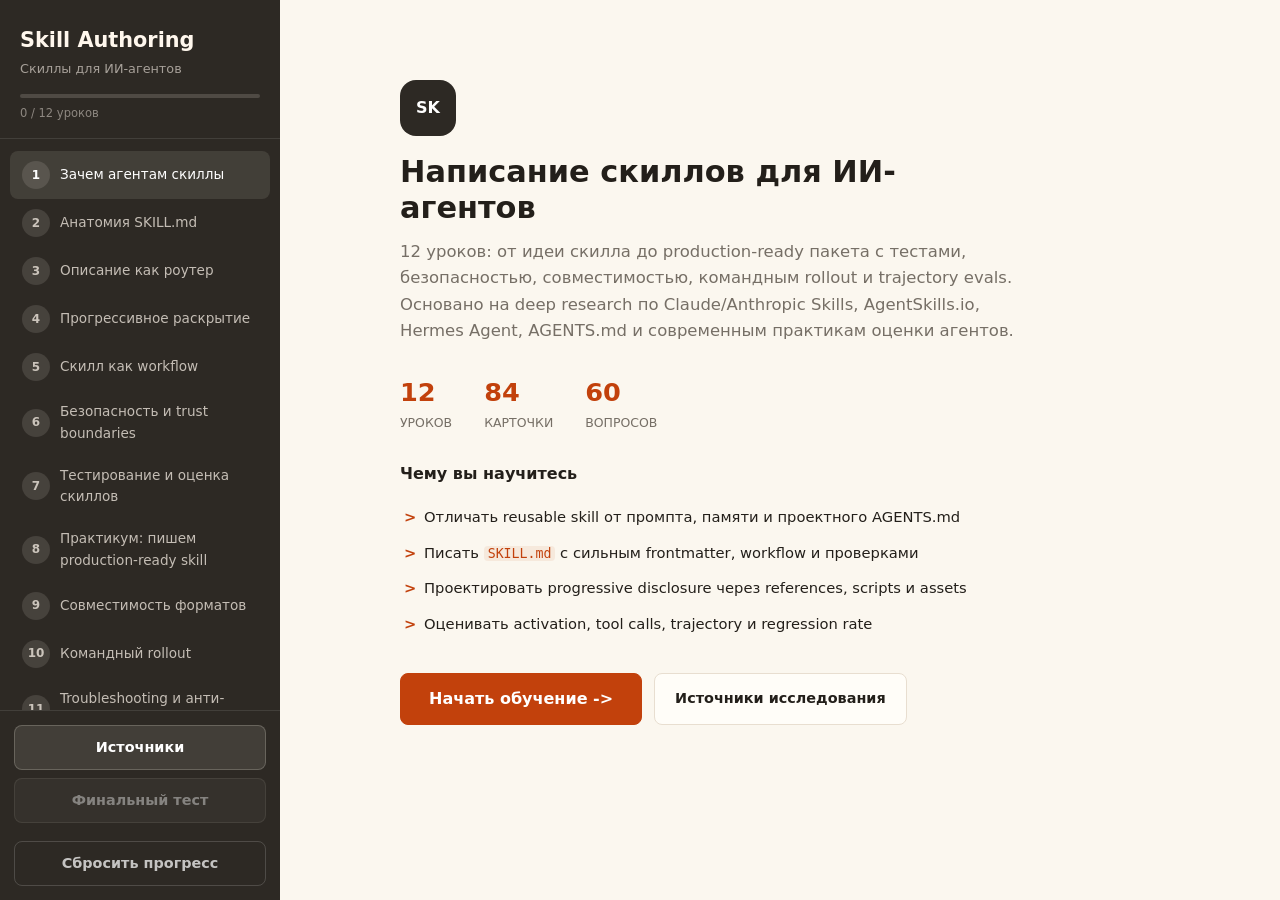
<file: ai-agent-skill-writing-course/index.html>
<!DOCTYPE html>
<html lang="ru">
<head>
  <meta charset="UTF-8">
  <meta name="viewport" content="width=device-width, initial-scale=1.0">
  <title>Написание скиллов для ИИ-агентов</title>
  <link rel="stylesheet" href="styles.css">
</head>
<body>
  <div class="app">
    <aside class="sidebar" id="sidebar">
      <div class="sidebar-header">
        <h1 class="course-title">Skill Authoring</h1>
        <p class="course-subtitle">Скиллы для ИИ-агентов</p>
        <div class="progress-bar">
          <div class="progress-fill" id="progress-fill"></div>
        </div>
        <span class="progress-text" id="progress-text">0 / 12 уроков</span>
      </div>
      <nav class="lesson-nav" id="lesson-nav"></nav>
      <div class="sidebar-footer">
        <button class="btn btn-review" id="btn-sources">Источники</button>
        <button class="btn btn-review" id="btn-review" disabled>Финальный тест</button>
        <button class="btn btn-reset" id="btn-reset">Сбросить прогресс</button>
      </div>
    </aside>

    <main class="main" id="main">
      <div class="welcome" id="welcome">
        <div class="welcome-inner">
          <span class="welcome-icon">SK</span>
          <h2 id="course-title"></h2>
          <p class="welcome-desc" id="course-description"></p>
          <div class="welcome-stats">
            <div class="stat"><span class="stat-num">12</span><span class="stat-label">уроков</span></div>
            <div class="stat"><span class="stat-num">84</span><span class="stat-label">карточки</span></div>
            <div class="stat"><span class="stat-num">60</span><span class="stat-label">вопросов</span></div>
          </div>
          <h3>Чему вы научитесь</h3>
          <ul class="welcome-objectives">
            <li>Отличать reusable skill от промпта, памяти и проектного AGENTS.md</li>
            <li>Писать <code>SKILL.md</code> с сильным frontmatter, workflow и проверками</li>
            <li>Проектировать progressive disclosure через references, scripts и assets</li>
            <li>Оценивать activation, tool calls, trajectory и regression rate</li>
          </ul>
          <div class="welcome-actions">
            <button class="btn btn-start" id="btn-start">Начать обучение -></button>
            <button class="btn" id="btn-welcome-sources">Источники исследования</button>
          </div>
        </div>
      </div>

      <div class="lesson-view hidden" id="lesson-view">
        <header class="lesson-header">
          <span class="lesson-badge" id="lesson-badge">Урок 1</span>
          <h2 class="lesson-title" id="lesson-title"></h2>
          <p class="lesson-subtitle" id="lesson-subtitle"></p>
        </header>

        <section class="section objectives-section">
          <h3>Цель урока</h3>
          <p id="lesson-goal"></p>
          <ul class="objectives-list" id="objectives-list"></ul>
        </section>

        <section class="section content-section">
          <h3>Материал</h3>
          <div class="lesson-material" id="lesson-content"></div>
        </section>

        <section class="section content-section">
          <h3>Ключевые идеи</h3>
          <div id="concepts"></div>
        </section>

        <section class="section content-section">
          <h3>Пример</h3>
          <pre id="example-text"></pre>
        </section>

        <section class="section content-section">
          <h3>Практика</h3>
          <p id="practice-text"></p>
        </section>

        <section class="section flashcards-section">
          <h3>Флэш-карточки</h3>
          <div class="flashcards" id="flashcards"></div>
        </section>

        <section class="section quiz-section">
          <h3>Проверка знаний</h3>
          <div class="quiz" id="quiz"></div>
        </section>

        <section class="section sources-section">
          <h3>Источники к уроку</h3>
          <div class="sources" id="lesson-sources"></div>
        </section>

        <div class="lesson-nav-buttons">
          <button class="btn btn-prev" id="btn-prev"><- Назад</button>
          <button class="btn btn-next" id="btn-next">Далее -></button>
        </div>
      </div>

      <div class="sources-view hidden" id="sources-view">
        <header class="lesson-header">
          <span class="lesson-badge">Исследование</span>
          <h2 class="lesson-title">Источники курса</h2>
        </header>
        <p class="review-desc">Курс собран на основе deep research по Agent Skills, SKILL.md, Hermes Agent, AGENTS.md и evaluation агентных траекторий.</p>
        <div class="sources all-sources" id="all-sources"></div>
      </div>

      <div class="review-view hidden" id="review-view">
        <header class="lesson-header">
          <span class="lesson-badge">Финал</span>
          <h2 class="lesson-title">Итоговый тест</h2>
        </header>
        <p class="review-desc">Проверьте знания по всему курсу. 12 вопросов: по одному на каждый урок.</p>
        <div class="quiz" id="final-quiz"></div>
        <div class="review-result hidden" id="review-result">
          <h3 id="review-score"></h3>
          <p id="review-message"></p>
        </div>
        <section class="section final-task">
          <h3>Практический зачёт</h3>
          <p>После теста проверьте свой skill как рабочий пакет, который можно передать другому агенту или команде.</p>
        </section>
        <div class="checklist" id="checklist"></div>
        <section class="section final-task">
          <h3>Финальное задание</h3>
          <p>Создайте один production-ready skill по реальной повторяющейся задаче. Минимальный комплект: <code>SKILL.md</code>, 10 eval queries, 1 verification checklist, 1 security note, 1 пример команды или скрипта.</p>
        </section>
      </div>
    </main>
  </div>

  <button class="sidebar-toggle" id="sidebar-toggle">☰</button>

  <script src="script.js"></script>
</body>
</html>
</file>
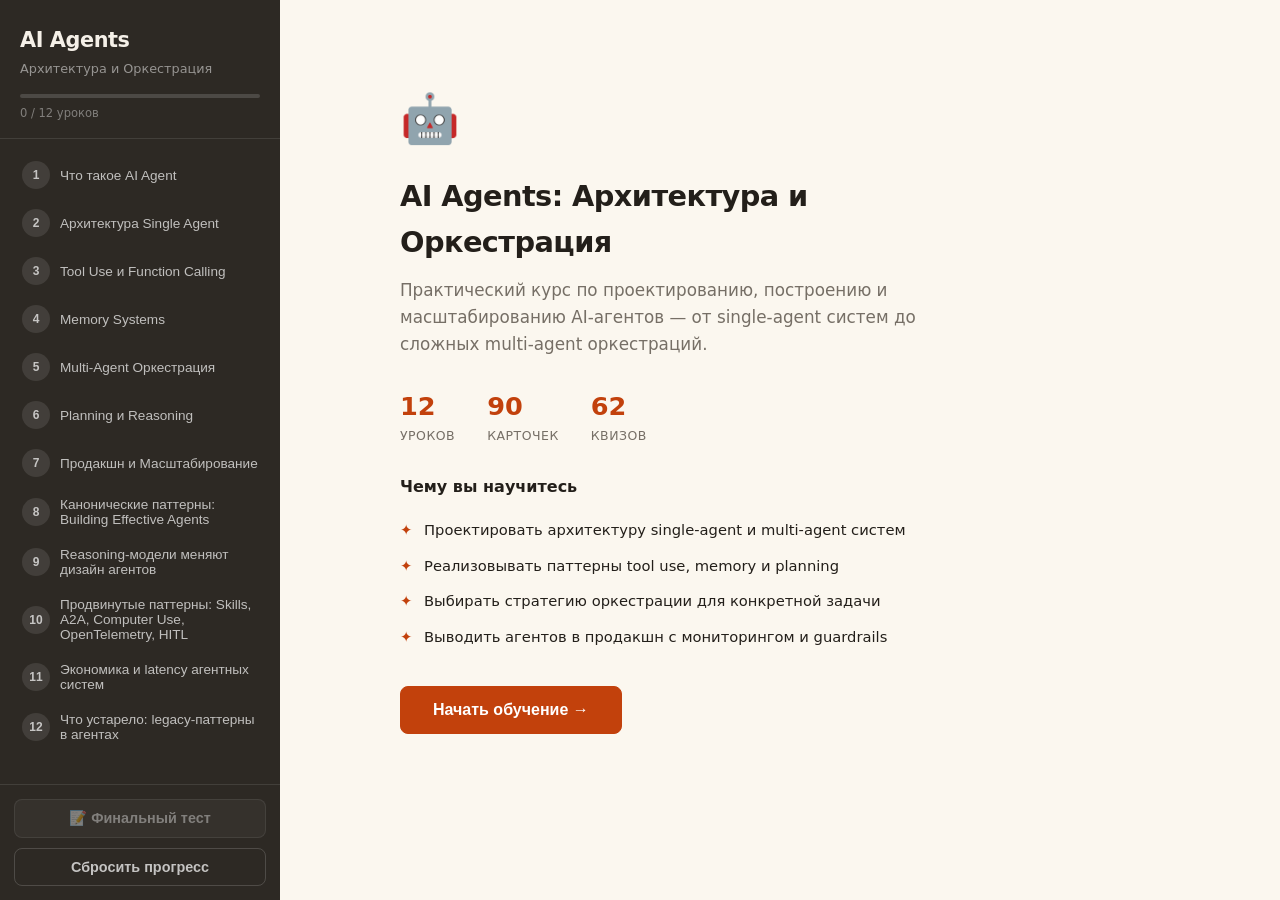
<file: ai-agents-course/index.html>
<!DOCTYPE html>
<html lang="ru">
<head>
  <meta charset="UTF-8">
  <meta name="viewport" content="width=device-width, initial-scale=1.0">
  <title>AI Agents: Архитектура и Оркестрация</title>
  <link rel="stylesheet" href="styles.css">
</head>
<body>
  <div class="app">
    <!-- Sidebar -->
    <aside class="sidebar" id="sidebar">
      <div class="sidebar-header">
        <h1 class="course-title">AI Agents</h1>
        <p class="course-subtitle">Архитектура и Оркестрация</p>
        <div class="progress-bar">
          <div class="progress-fill" id="progress-fill"></div>
        </div>
        <span class="progress-text" id="progress-text">0 / 12 уроков</span>
      </div>
      <nav class="lesson-nav" id="lesson-nav"></nav>
      <div class="sidebar-footer">
        <button class="btn btn-review" id="btn-review" disabled>📝 Финальный тест</button>
        <button class="btn btn-reset" id="btn-reset">Сбросить прогресс</button>
      </div>
    </aside>

    <!-- Main Content -->
    <main class="main" id="main">
      <!-- Welcome Screen -->
      <div class="welcome" id="welcome">
        <div class="welcome-inner">
          <span class="welcome-icon">🤖</span>
          <h2>AI Agents: Архитектура и Оркестрация</h2>
          <p class="welcome-desc">Практический курс по проектированию, построению и масштабированию AI-агентов — от single-agent систем до сложных multi-agent оркестраций.</p>
          <div class="welcome-stats">
            <div class="stat"><span class="stat-num">12</span><span class="stat-label">уроков</span></div>
            <div class="stat"><span class="stat-num">90</span><span class="stat-label">карточек</span></div>
            <div class="stat"><span class="stat-num">62</span><span class="stat-label">квизов</span></div>
          </div>
          <h3>Чему вы научитесь</h3>
          <ul class="welcome-objectives">
            <li>Проектировать архитектуру single-agent и multi-agent систем</li>
            <li>Реализовывать паттерны tool use, memory и planning</li>
            <li>Выбирать стратегию оркестрации для конкретной задачи</li>
            <li>Выводить агентов в продакшн с мониторингом и guardrails</li>
          </ul>
          <button class="btn btn-start" id="btn-start">Начать обучение →</button>
        </div>
      </div>

      <!-- Lesson View -->
      <div class="lesson-view hidden" id="lesson-view">
        <header class="lesson-header">
          <span class="lesson-badge" id="lesson-badge">Урок 1</span>
          <h2 class="lesson-title" id="lesson-title"></h2>
        </header>

        <!-- Objectives -->
        <section class="section objectives-section">
          <h3>🎯 Цели урока</h3>
          <ul class="objectives-list" id="objectives-list"></ul>
        </section>

        <!-- Content -->
        <section class="section content-section" id="content-section"></section>

        <!-- Flashcards -->
        <section class="section flashcards-section">
          <h3>🃏 Флэш-карточки</h3>
          <div class="flashcards" id="flashcards"></div>
        </section>

        <!-- Quiz -->
        <section class="section quiz-section">
          <h3>✅ Проверка знаний</h3>
          <div class="quiz" id="quiz"></div>
        </section>

        <!-- Sources -->
        <section class="section sources-section" id="sources-section">
          <h3>📚 Источники</h3>
          <div class="sources" id="sources"></div>
        </section>

        <!-- Navigation -->
        <div class="lesson-nav-buttons">
          <button class="btn btn-prev" id="btn-prev">← Назад</button>
          <button class="btn btn-next" id="btn-next">Далее →</button>
        </div>
      </div>

      <!-- Final Review -->
      <div class="review-view hidden" id="review-view">
        <header class="lesson-header">
          <span class="lesson-badge">Финал</span>
          <h2 class="lesson-title">Итоговый тест</h2>
        </header>
        <p class="review-desc">Проверьте свои знания по всему курсу. 12 вопросов из всех уроков.</p>
        <div class="quiz" id="final-quiz"></div>
        <div class="review-result hidden" id="review-result">
          <h3 id="review-score"></h3>
          <p id="review-message"></p>
        </div>
      </div>
    </main>
  </div>

  <!-- Mobile toggle -->
  <button class="sidebar-toggle" id="sidebar-toggle">☰</button>

  <script src="script.js"></script>
</body>
</html>
</file>
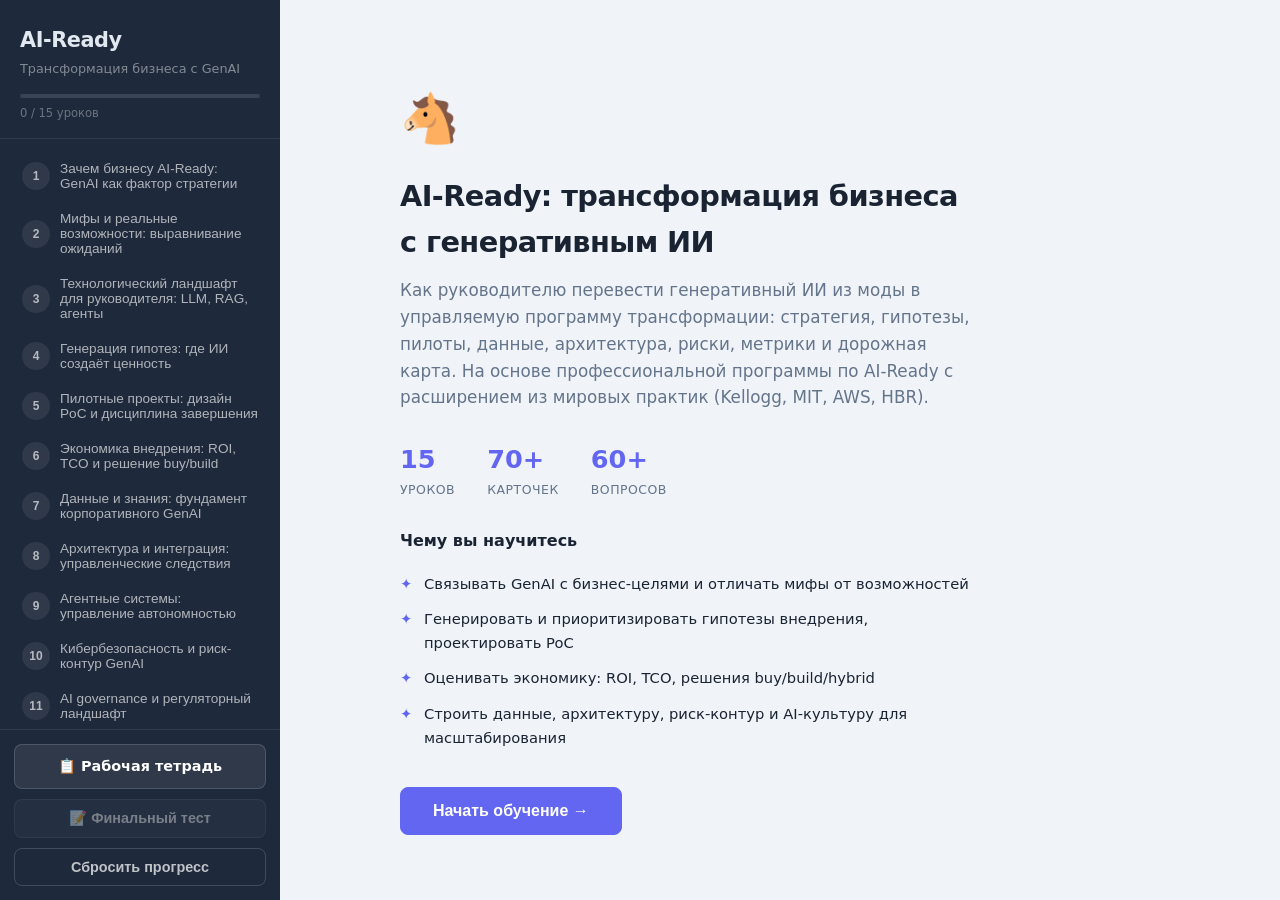
<file: ai_ready_course/index.html>
<!DOCTYPE html>
<html lang="ru">
<head>
  <meta charset="UTF-8">
  <meta name="viewport" content="width=device-width, initial-scale=1.0">
  <title>AI-Ready: трансформация бизнеса с генеративным ИИ</title>
  <link rel="stylesheet" href="styles.css">
</head>
<body>
  <div class="app">
    <aside class="sidebar" id="sidebar">
      <div class="sidebar-header">
        <h1 class="course-title">AI-Ready</h1>
        <p class="course-subtitle">Трансформация бизнеса с GenAI</p>
        <div class="progress-bar">
          <div class="progress-fill" id="progress-fill"></div>
        </div>
        <span class="progress-text" id="progress-text">0 / 15 уроков</span>
      </div>
      <nav class="lesson-nav" id="lesson-nav"></nav>
      <div class="sidebar-footer">
        <a class="btn btn-review btn-workbook" href="workbook.md" download>📋 Рабочая тетрадь</a>
        <button class="btn btn-review" id="btn-review" disabled>📝 Финальный тест</button>
        <button class="btn btn-reset" id="btn-reset">Сбросить прогресс</button>
      </div>
    </aside>

    <main class="main" id="main">
      <div class="welcome" id="welcome">
        <div class="welcome-inner">
          <span class="welcome-icon">🐴</span>
          <h2>AI-Ready: трансформация бизнеса с генеративным ИИ</h2>
          <p class="welcome-desc">Как руководителю перевести генеративный ИИ из моды в управляемую программу трансформации: стратегия, гипотезы, пилоты, данные, архитектура, риски, метрики и дорожная карта. На основе профессиональной программы по AI-Ready с расширением из мировых практик (Kellogg, MIT, AWS, HBR).</p>
          <div class="welcome-stats">
            <div class="stat"><span class="stat-num">15</span><span class="stat-label">уроков</span></div>
            <div class="stat"><span class="stat-num">70+</span><span class="stat-label">карточек</span></div>
            <div class="stat"><span class="stat-num">60+</span><span class="stat-label">вопросов</span></div>
          </div>
          <h3>Чему вы научитесь</h3>
          <ul class="welcome-objectives">
            <li>Связывать GenAI с бизнес-целями и отличать мифы от возможностей</li>
            <li>Генерировать и приоритизировать гипотезы внедрения, проектировать PoC</li>
            <li>Оценивать экономику: ROI, TCO, решения buy/build/hybrid</li>
            <li>Строить данные, архитектуру, риск-контур и AI-культуру для масштабирования</li>
          </ul>
          <button class="btn btn-start" id="btn-start">Начать обучение →</button>
        </div>
      </div>

      <div class="lesson-view hidden" id="lesson-view">
        <header class="lesson-header">
          <span class="lesson-badge" id="lesson-badge">Урок 1</span>
          <h2 class="lesson-title" id="lesson-title"></h2>
        </header>
        <section class="section objectives-section">
          <h3>🎯 Цели урока</h3>
          <ul class="objectives-list" id="objectives-list"></ul>
        </section>
        <section class="section content-section" id="content-section"></section>
        <section class="section flashcards-section">
          <h3>🃏 Флэш-карточки</h3>
          <div class="flashcards" id="flashcards"></div>
        </section>
        <section class="section quiz-section">
          <h3>✅ Проверка знаний</h3>
          <div class="quiz" id="quiz"></div>
        </section>
        <section class="section sources-section" id="sources-section">
          <h3>📚 Источники</h3>
          <div class="sources" id="sources"></div>
        </section>
        <div class="lesson-nav-buttons">
          <button class="btn btn-prev" id="btn-prev">← Назад</button>
          <button class="btn btn-next" id="btn-next">Далее →</button>
        </div>
      </div>

      <div class="review-view hidden" id="review-view">
        <header class="lesson-header">
          <span class="lesson-badge">Финал</span>
          <h2 class="lesson-title">Итоговый тест</h2>
        </header>
        <p class="review-desc">Проверьте свои знания по всему курсу. 15 вопросов из всех уроков.</p>
        <div class="quiz" id="final-quiz"></div>
        <div class="review-result hidden" id="review-result">
          <h3 id="review-score"></h3>
          <p id="review-message"></p>
        </div>
      </div>
    </main>
  </div>

  <button class="sidebar-toggle" id="sidebar-toggle">☰</button>
  <script src="script.js"></script>
</body>
</html>
</file>
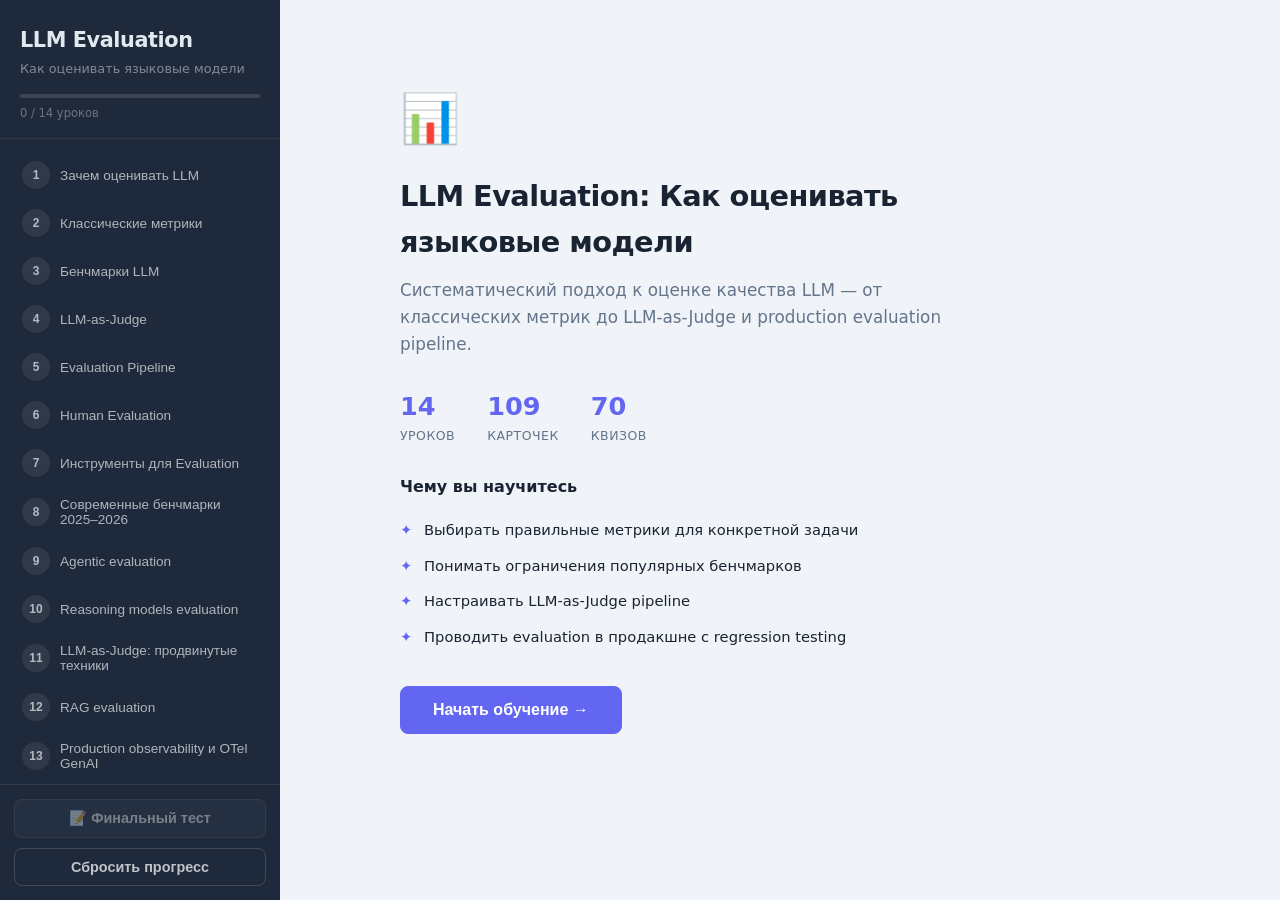
<file: llm-eval-course/index.html>
<!DOCTYPE html>
<html lang="ru">
<head>
  <meta charset="UTF-8">
  <meta name="viewport" content="width=device-width, initial-scale=1.0">
  <title>LLM Evaluation: Как оценивать языковые модели</title>
  <link rel="stylesheet" href="styles.css">
</head>
<body>
  <div class="app">
    <aside class="sidebar" id="sidebar">
      <div class="sidebar-header">
        <h1 class="course-title">LLM Evaluation</h1>
        <p class="course-subtitle">Как оценивать языковые модели</p>
        <div class="progress-bar">
          <div class="progress-fill" id="progress-fill"></div>
        </div>
        <span class="progress-text" id="progress-text">0 / 14 уроков</span>
      </div>
      <nav class="lesson-nav" id="lesson-nav"></nav>
      <div class="sidebar-footer">
        <button class="btn btn-review" id="btn-review" disabled>📝 Финальный тест</button>
        <button class="btn btn-reset" id="btn-reset">Сбросить прогресс</button>
      </div>
    </aside>

    <main class="main" id="main">
      <div class="welcome" id="welcome">
        <div class="welcome-inner">
          <span class="welcome-icon">📊</span>
          <h2>LLM Evaluation: Как оценивать языковые модели</h2>
          <p class="welcome-desc">Систематический подход к оценке качества LLM — от классических метрик до LLM-as-Judge и production evaluation pipeline.</p>
          <div class="welcome-stats">
            <div class="stat"><span class="stat-num">14</span><span class="stat-label">уроков</span></div>
            <div class="stat"><span class="stat-num">109</span><span class="stat-label">карточек</span></div>
            <div class="stat"><span class="stat-num">70</span><span class="stat-label">квизов</span></div>
          </div>
          <h3>Чему вы научитесь</h3>
          <ul class="welcome-objectives">
            <li>Выбирать правильные метрики для конкретной задачи</li>
            <li>Понимать ограничения популярных бенчмарков</li>
            <li>Настраивать LLM-as-Judge pipeline</li>
            <li>Проводить evaluation в продакшне с regression testing</li>
          </ul>
          <button class="btn btn-start" id="btn-start">Начать обучение →</button>
        </div>
      </div>

      <div class="lesson-view hidden" id="lesson-view">
        <header class="lesson-header">
          <span class="lesson-badge" id="lesson-badge">Урок 1</span>
          <h2 class="lesson-title" id="lesson-title"></h2>
        </header>
        <section class="section objectives-section">
          <h3>🎯 Цели урока</h3>
          <ul class="objectives-list" id="objectives-list"></ul>
        </section>
        <section class="section content-section" id="content-section"></section>
        <section class="section flashcards-section">
          <h3>🃏 Флэш-карточки</h3>
          <div class="flashcards" id="flashcards"></div>
        </section>
        <section class="section quiz-section">
          <h3>✅ Проверка знаний</h3>
          <div class="quiz" id="quiz"></div>
        </section>
        <section class="section sources-section" id="sources-section">
          <h3>📚 Источники</h3>
          <div class="sources" id="sources"></div>
        </section>
        <div class="lesson-nav-buttons">
          <button class="btn btn-prev" id="btn-prev">← Назад</button>
          <button class="btn btn-next" id="btn-next">Далее →</button>
        </div>
      </div>

      <div class="review-view hidden" id="review-view">
        <header class="lesson-header">
          <span class="lesson-badge">Финал</span>
          <h2 class="lesson-title">Итоговый тест</h2>
        </header>
        <p class="review-desc">Проверьте свои знания по всему курсу. 14 вопросов из всех уроков.</p>
        <div class="quiz" id="final-quiz"></div>
        <div class="review-result hidden" id="review-result">
          <h3 id="review-score"></h3>
          <p id="review-message"></p>
        </div>
      </div>
    </main>
  </div>

  <button class="sidebar-toggle" id="sidebar-toggle">☰</button>
  <script src="script.js"></script>
</body>
</html>
</file>
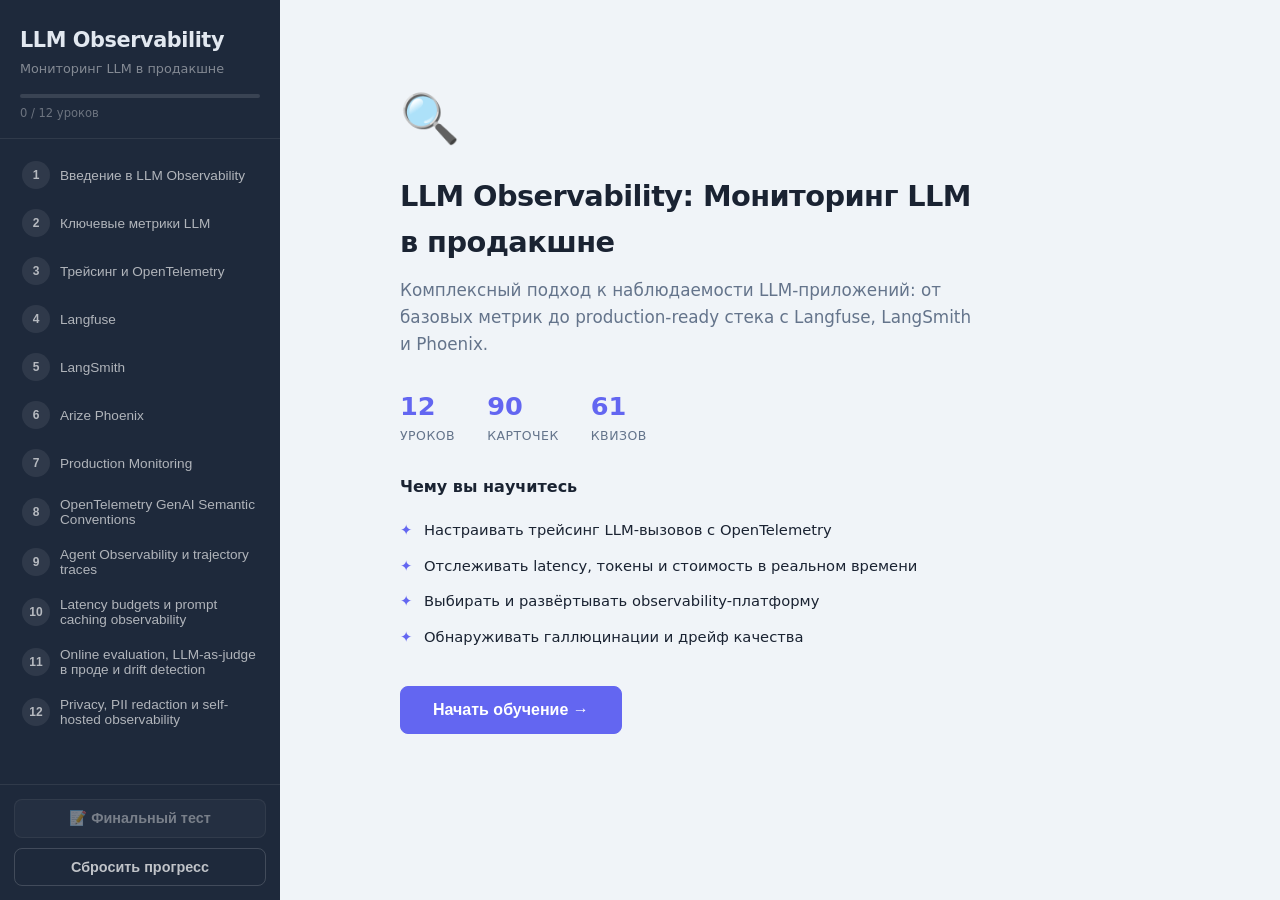
<file: llm-observability-course/index.html>
<!DOCTYPE html>
<html lang="ru">
<head>
  <meta charset="UTF-8">
  <meta name="viewport" content="width=device-width, initial-scale=1.0">
  <title>LLM Observability: Мониторинг LLM в продакшне</title>
  <link rel="stylesheet" href="styles.css">
</head>
<body>
  <div class="app">
    <aside class="sidebar" id="sidebar">
      <div class="sidebar-header">
        <h1 class="course-title">LLM Observability</h1>
        <p class="course-subtitle">Мониторинг LLM в продакшне</p>
        <div class="progress-bar">
          <div class="progress-fill" id="progress-fill"></div>
        </div>
        <span class="progress-text" id="progress-text">0 / 12 уроков</span>
      </div>
      <nav class="lesson-nav" id="lesson-nav"></nav>
      <div class="sidebar-footer">
        <button class="btn btn-review" id="btn-review" disabled>📝 Финальный тест</button>
        <button class="btn btn-reset" id="btn-reset">Сбросить прогресс</button>
      </div>
    </aside>

    <main class="main" id="main">
      <div class="welcome" id="welcome">
        <div class="welcome-inner">
          <span class="welcome-icon">🔍</span>
          <h2>LLM Observability: Мониторинг LLM в продакшне</h2>
          <p class="welcome-desc">Комплексный подход к наблюдаемости LLM-приложений: от базовых метрик до production-ready стека с Langfuse, LangSmith и Phoenix.</p>
          <div class="welcome-stats">
            <div class="stat"><span class="stat-num">12</span><span class="stat-label">уроков</span></div>
            <div class="stat"><span class="stat-num">90</span><span class="stat-label">карточек</span></div>
            <div class="stat"><span class="stat-num">61</span><span class="stat-label">квизов</span></div>
          </div>
          <h3>Чему вы научитесь</h3>
          <ul class="welcome-objectives">
            <li>Настраивать трейсинг LLM-вызовов с OpenTelemetry</li>
            <li>Отслеживать latency, токены и стоимость в реальном времени</li>
            <li>Выбирать и развёртывать observability-платформу</li>
            <li>Обнаруживать галлюцинации и дрейф качества</li>
          </ul>
          <button class="btn btn-start" id="btn-start">Начать обучение →</button>
        </div>
      </div>

      <div class="lesson-view hidden" id="lesson-view">
        <header class="lesson-header">
          <span class="lesson-badge" id="lesson-badge">Урок 1</span>
          <h2 class="lesson-title" id="lesson-title"></h2>
        </header>
        <section class="section objectives-section">
          <h3>🎯 Цели урока</h3>
          <ul class="objectives-list" id="objectives-list"></ul>
        </section>
        <section class="section content-section" id="content-section"></section>
        <section class="section flashcards-section">
          <h3>🃏 Флэш-карточки</h3>
          <div class="flashcards" id="flashcards"></div>
        </section>
        <section class="section quiz-section">
          <h3>✅ Проверка знаний</h3>
          <div class="quiz" id="quiz"></div>
        </section>
        <section class="section sources-section" id="sources-section">
          <h3>📚 Источники</h3>
          <div class="sources" id="sources"></div>
        </section>
        <div class="lesson-nav-buttons">
          <button class="btn btn-prev" id="btn-prev">← Назад</button>
          <button class="btn btn-next" id="btn-next">Далее →</button>
        </div>
      </div>

      <div class="review-view hidden" id="review-view">
        <header class="lesson-header">
          <span class="lesson-badge">Финал</span>
          <h2 class="lesson-title">Итоговый тест</h2>
        </header>
        <p class="review-desc">Проверьте свои знания по всему курсу. 12 вопросов из всех уроков.</p>
        <div class="quiz" id="final-quiz"></div>
        <div class="review-result hidden" id="review-result">
          <h3 id="review-score"></h3>
          <p id="review-message"></p>
        </div>
      </div>
    </main>
  </div>

  <button class="sidebar-toggle" id="sidebar-toggle">☰</button>
  <script src="script.js"></script>
</body>
</html>
</file>
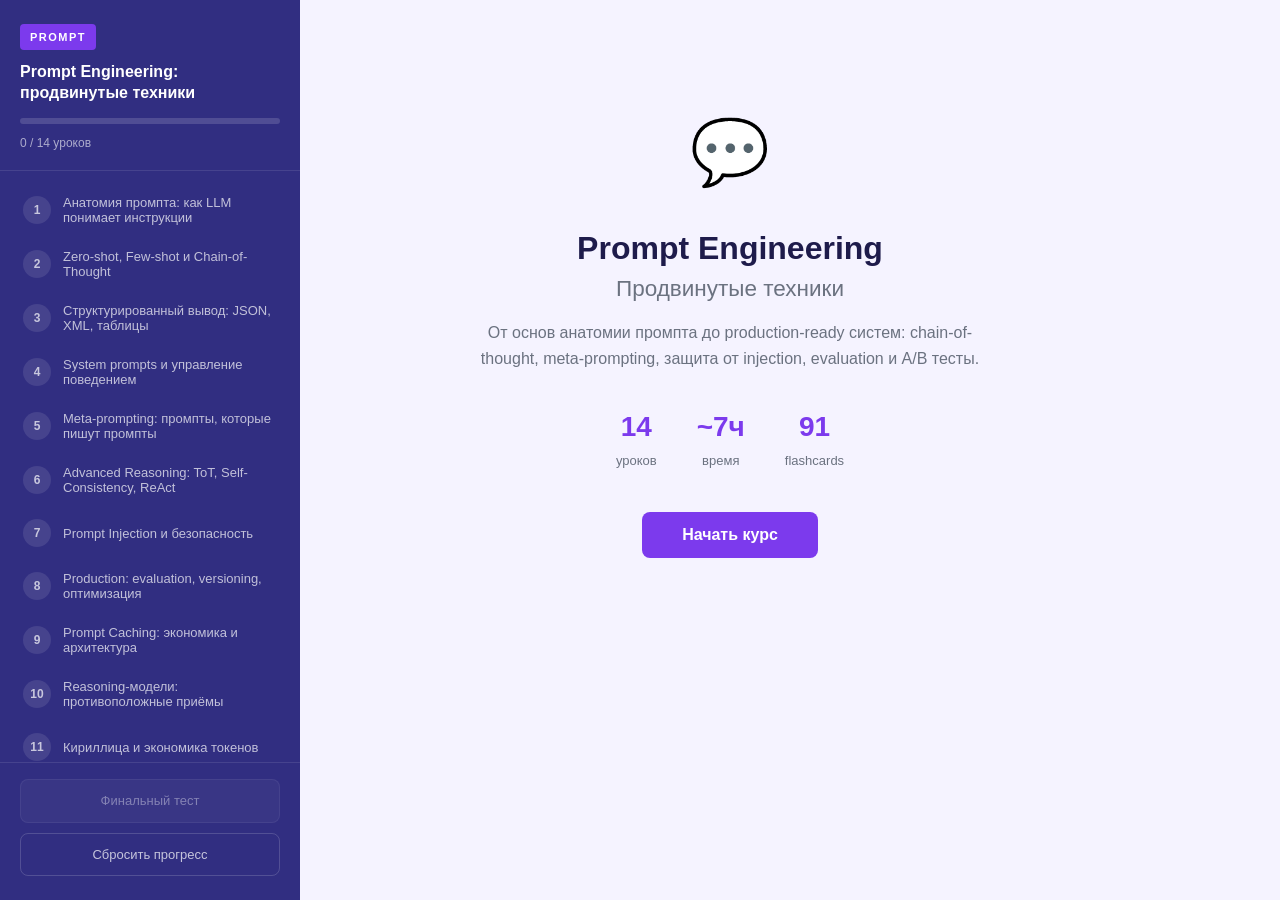
<file: prompt-course/index.html>
<!DOCTYPE html>
<html lang="ru">
<head>
    <meta charset="UTF-8">
    <meta name="viewport" content="width=device-width, initial-scale=1.0">
    <title>Prompt Engineering: продвинутые техники</title>
    <link rel="stylesheet" href="styles.css">
</head>
<body>
    <div class="app">
        <aside class="sidebar" id="sidebar">
            <div class="sidebar-header">
                <div class="logo">PROMPT</div>
                <h2 class="course-title">Prompt Engineering: продвинутые техники</h2>
                <div class="progress-bar">
                    <div class="progress-fill" id="progressFill"></div>
                </div>
                <span class="progress-text" id="progressText">0 / 14 уроков</span>
            </div>
            <nav class="lesson-nav" id="lessonNav"></nav>
            <div class="sidebar-footer">
                <button class="sidebar-action primary" id="btnReview" disabled>Финальный тест</button>
                <button class="sidebar-action" id="btnReset">Сбросить прогресс</button>
            </div>
        </aside>

        <main class="main-content" id="mainContent">
            <div class="welcome-screen" id="welcomeScreen">
                <div class="welcome-icon">&#x1F4AC;</div>
                <h1>Prompt Engineering</h1>
                <h2 style="font-weight:400;color:var(--muted);margin-top:-8px;">Продвинутые техники</h2>
                <p class="welcome-desc">От основ анатомии промпта до production-ready систем: chain-of-thought, meta-prompting, защита от injection, evaluation и A/B тесты.</p>
                <div class="welcome-stats">
                    <div class="stat"><span class="stat-num">14</span><span class="stat-label">уроков</span></div>
                    <div class="stat"><span class="stat-num">~7ч</span><span class="stat-label">время</span></div>
                    <div class="stat"><span class="stat-num">91</span><span class="stat-label">flashcards</span></div>
                </div>
                <button class="btn-start" id="btnStart">Начать курс</button>
            </div>

            <div class="lesson-view hidden" id="lessonView">
                <div class="lesson-header">
                    <span class="lesson-badge" id="lessonBadge"></span>
                    <h1 class="lesson-title" id="lessonTitle"></h1>
                    <p class="lesson-goal" id="lessonGoal"></p>
                </div>
                <div class="objectives-block" id="objectivesBlock">
                    <h3>&#x1F3AF; Цели урока</h3>
                    <ul id="objectivesList"></ul>
                </div>
                <div class="lesson-body" id="lessonBody"></div>
                <div class="flashcards-section" id="flashcardsSection">
                    <h3>&#x1F4CB; Flashcards</h3>
                    <div class="flashcards-grid" id="flashcardsGrid"></div>
                </div>
                <div class="quiz-section" id="quizSection">
                    <h3>&#x2705; Проверь себя</h3>
                    <div id="quizContainer"></div>
                </div>
                <div class="sources-section" id="sourcesSection">
                    <h3>&#x1F4DA; Источники и ссылки</h3>
                    <div class="sources-grid" id="sourcesGrid"></div>
                </div>
                <div class="lesson-nav-buttons">
                    <button class="btn-nav" id="btnPrev">&#x2190; Назад</button>
                    <button class="btn-nav btn-complete" id="btnComplete">Завершить урок &#x2713;</button>
                    <button class="btn-nav" id="btnNext">Далее &#x2192;</button>
                </div>
            </div>

            <div class="final-review hidden" id="finalReview">
                <div class="welcome-icon">&#x1F3C6;</div>
                <h1>Итоговый тест</h1>
                <p class="welcome-desc">Проверьте свои знания по всему курсу.</p>
                <div id="finalQuiz"></div>
                <div class="review-result hidden" id="reviewResult">
                    <h3 id="reviewScore"></h3>
                    <p id="reviewMessage"></p>
                </div>
            </div>
        </main>

        <button class="mobile-menu" id="mobileMenu">&#x2630;</button>
    </div>
    <script src="script.js"></script>
</body>
</html>
</file>
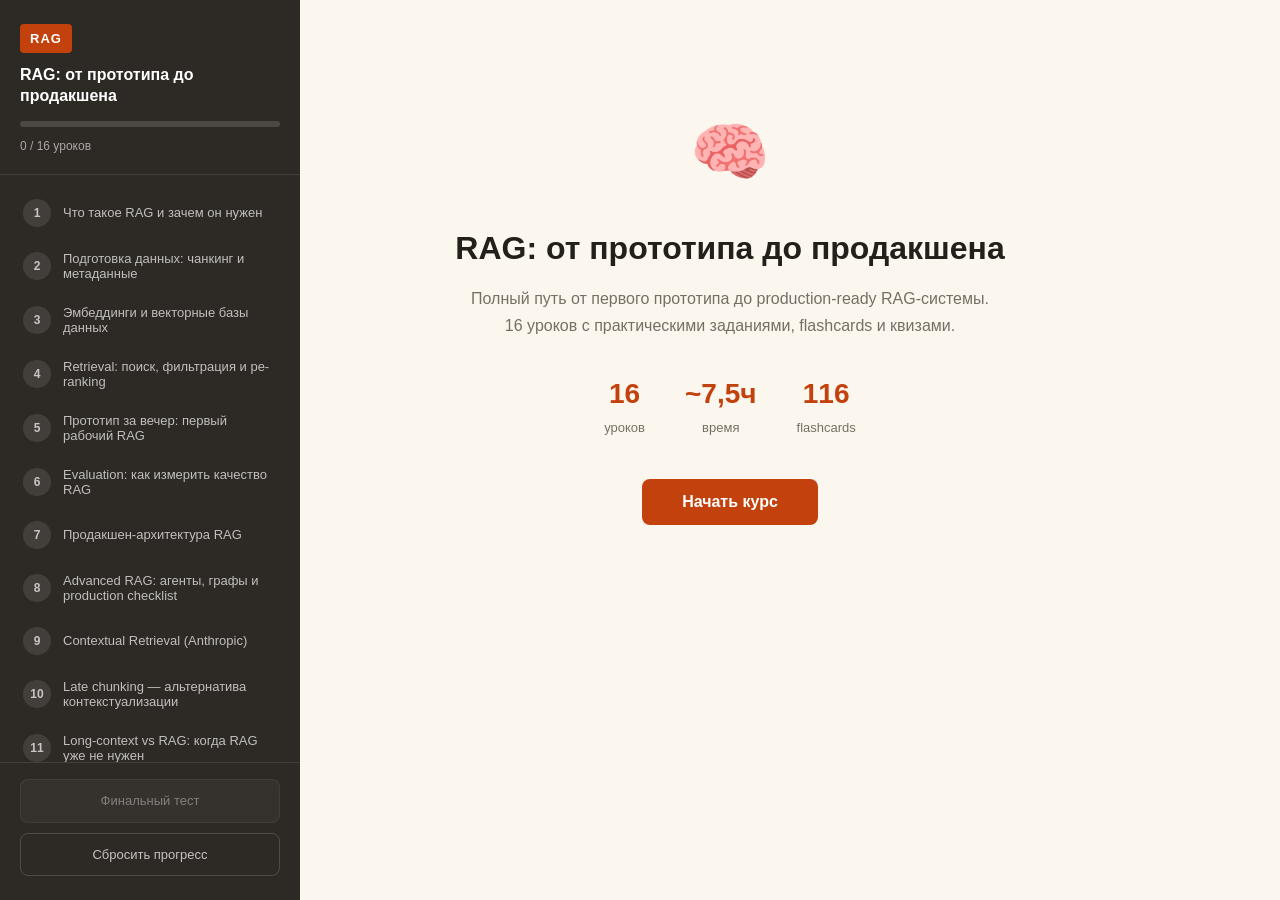
<file: rag-course/index.html>
<!DOCTYPE html>
<html lang="ru">
<head>
    <meta charset="UTF-8">
    <meta name="viewport" content="width=device-width, initial-scale=1.0">
    <title>RAG: от прототипа до продакшена</title>
    <link rel="stylesheet" href="styles.css">
</head>
<body>
    <div class="app">
        <aside class="sidebar" id="sidebar">
            <div class="sidebar-header">
                <div class="logo">RAG</div>
                <h2 class="course-title">RAG: от прототипа до продакшена</h2>
                <div class="progress-bar">
                    <div class="progress-fill" id="progressFill"></div>
                </div>
                <span class="progress-text" id="progressText">0 / 16 уроков</span>
            </div>
            <nav class="lesson-nav" id="lessonNav"></nav>
            <div class="sidebar-footer">
                <button class="sidebar-action primary" id="btnReview" disabled>Финальный тест</button>
                <button class="sidebar-action" id="btnReset">Сбросить прогресс</button>
            </div>
        </aside>

        <main class="main-content" id="mainContent">
            <div class="welcome-screen" id="welcomeScreen">
                <div class="welcome-icon">&#x1F9E0;</div>
                <h1>RAG: от прототипа до продакшена</h1>
                <p class="welcome-desc">Полный путь от первого прототипа до production-ready RAG-системы. 16 уроков с практическими заданиями, flashcards и квизами.</p>
                <div class="welcome-stats">
                    <div class="stat"><span class="stat-num">16</span><span class="stat-label">уроков</span></div>
                    <div class="stat"><span class="stat-num">~7,5ч</span><span class="stat-label">время</span></div>
                    <div class="stat"><span class="stat-num">116</span><span class="stat-label">flashcards</span></div>
                </div>
                <button class="btn-start" id="btnStart">Начать курс</button>
            </div>

            <div class="lesson-view hidden" id="lessonView">
                <div class="lesson-header">
                    <span class="lesson-badge" id="lessonBadge"></span>
                    <h1 class="lesson-title" id="lessonTitle"></h1>
                    <p class="lesson-goal" id="lessonGoal"></p>
                </div>

                <div class="objectives-block" id="objectivesBlock">
                    <h3>&#x1F3AF; Цели урока</h3>
                    <ul id="objectivesList"></ul>
                </div>

                <div class="lesson-body" id="lessonBody"></div>

                <div class="flashcards-section" id="flashcardsSection">
                    <h3>&#x1F4CB; Flashcards</h3>
                    <div class="flashcards-grid" id="flashcardsGrid"></div>
                </div>

                <div class="quiz-section" id="quizSection">
                    <h3>&#x2705; Проверь себя</h3>
                    <div id="quizContainer"></div>
                </div>

                <div class="sources-section" id="sourcesSection">
                    <h3>&#x1F4DA; Источники и ссылки</h3>
                    <div class="sources-grid" id="sourcesGrid"></div>
                </div>

                <div class="lesson-nav-buttons">
                    <button class="btn-nav" id="btnPrev">&#x2190; Назад</button>
                    <button class="btn-nav btn-complete" id="btnComplete">Завершить урок &#x2713;</button>
                    <button class="btn-nav" id="btnNext">Далее &#x2192;</button>
                </div>
            </div>

            <div class="final-review hidden" id="finalReview">
                <div class="welcome-icon">&#x1F3C6;</div>
                <h1>Итоговый тест</h1>
                <p class="welcome-desc">Проверьте свои знания по всему курсу.</p>
                <div id="finalQuiz"></div>
                <div class="review-result hidden" id="reviewResult">
                    <h3 id="reviewScore"></h3>
                    <p id="reviewMessage"></p>
                </div>
            </div>
        </main>

        <button class="mobile-menu" id="mobileMenu">&#x2630;</button>
    </div>
    <script src="script.js"></script>
</body>
</html>
</file>
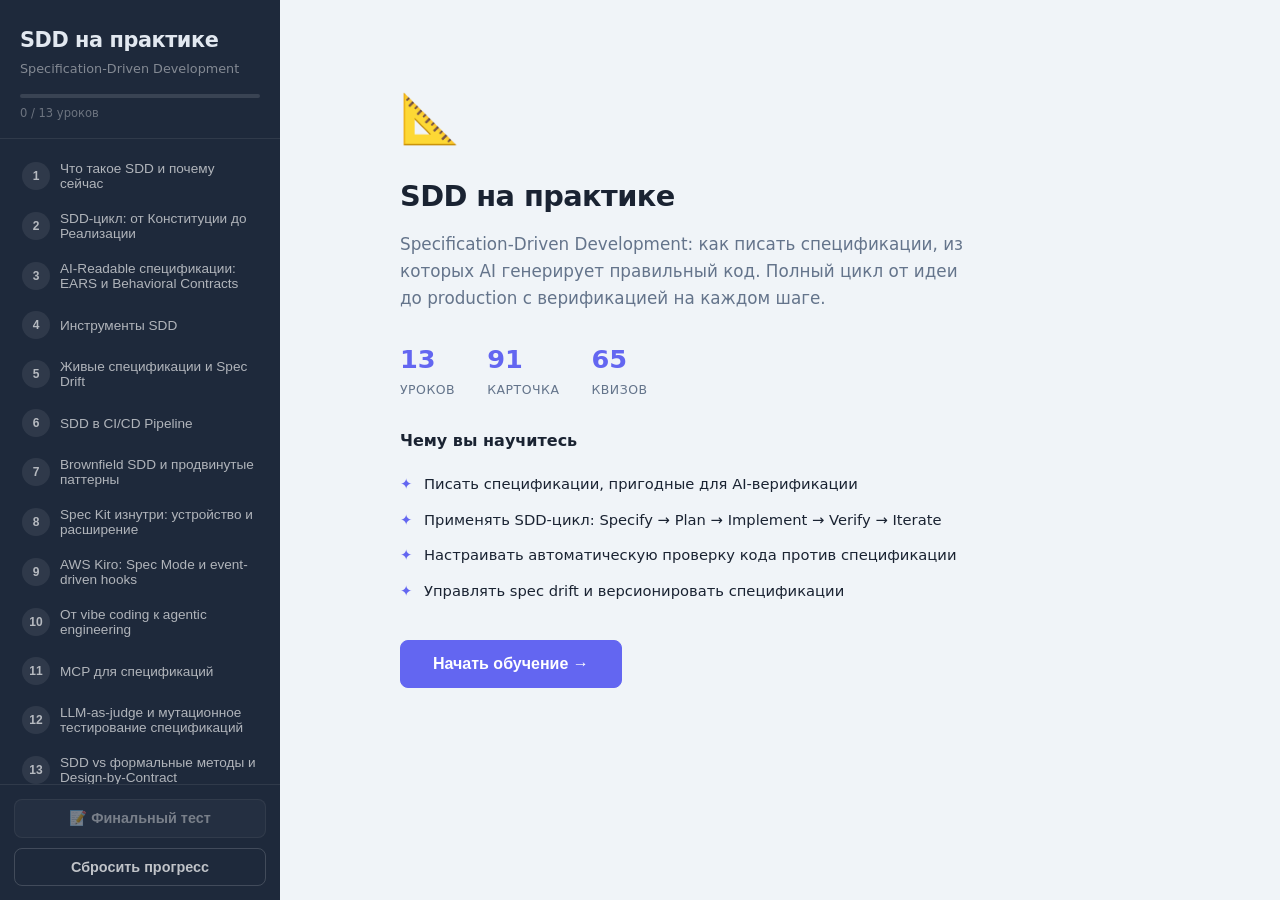
<file: sdd-course/index.html>
<!DOCTYPE html>
<html lang="ru">
<head>
  <meta charset="UTF-8">
  <meta name="viewport" content="width=device-width, initial-scale=1.0">
  <title>SDD на практике: Specification-Driven Development</title>
  <link rel="stylesheet" href="styles.css">
</head>
<body>
  <div class="app">
    <aside class="sidebar" id="sidebar">
      <div class="sidebar-header">
        <h1 class="course-title">SDD на практике</h1>
        <p class="course-subtitle">Specification-Driven Development</p>
        <div class="progress-bar">
          <div class="progress-fill" id="progress-fill"></div>
        </div>
        <span class="progress-text" id="progress-text">0 / 13 уроков</span>
      </div>
      <nav class="lesson-nav" id="lesson-nav"></nav>
      <div class="sidebar-footer">
        <button class="btn btn-review" id="btn-review" disabled>📝 Финальный тест</button>
        <button class="btn btn-reset" id="btn-reset">Сбросить прогресс</button>
      </div>
    </aside>

    <main class="main" id="main">
      <div class="welcome" id="welcome">
        <div class="welcome-inner">
          <span class="welcome-icon">📐</span>
          <h2>SDD на практике</h2>
          <p class="welcome-desc">Specification-Driven Development: как писать спецификации, из которых AI генерирует правильный код. Полный цикл от идеи до production с верификацией на каждом шаге.</p>
          <div class="welcome-stats">
            <div class="stat"><span class="stat-num">13</span><span class="stat-label">уроков</span></div>
            <div class="stat"><span class="stat-num">91</span><span class="stat-label">карточка</span></div>
            <div class="stat"><span class="stat-num">65</span><span class="stat-label">квизов</span></div>
          </div>
          <h3>Чему вы научитесь</h3>
          <ul class="welcome-objectives">
            <li>Писать спецификации, пригодные для AI-верификации</li>
            <li>Применять SDD-цикл: Specify → Plan → Implement → Verify → Iterate</li>
            <li>Настраивать автоматическую проверку кода против спецификации</li>
            <li>Управлять spec drift и версионировать спецификации</li>
          </ul>
          <button class="btn btn-start" id="btn-start">Начать обучение →</button>
        </div>
      </div>

      <div class="lesson-view hidden" id="lesson-view">
        <header class="lesson-header">
          <span class="lesson-badge" id="lesson-badge">Урок 1</span>
          <h2 class="lesson-title" id="lesson-title"></h2>
        </header>
        <section class="section objectives-section">
          <h3>🎯 Цели урока</h3>
          <ul class="objectives-list" id="objectives-list"></ul>
        </section>
        <section class="section content-section" id="content-section"></section>
        <section class="section flashcards-section">
          <h3>🃏 Флэш-карточки</h3>
          <div class="flashcards" id="flashcards"></div>
        </section>
        <section class="section quiz-section">
          <h3>✅ Проверка знаний</h3>
          <div class="quiz" id="quiz"></div>
        </section>
        <section class="section sources-section" id="sources-section">
          <h3>📚 Источники</h3>
          <div class="sources" id="sources"></div>
        </section>
        <div class="lesson-nav-buttons">
          <button class="btn btn-prev" id="btn-prev">← Назад</button>
          <button class="btn btn-next" id="btn-next">Далее →</button>
        </div>
      </div>

      <div class="review-view hidden" id="review-view">
        <header class="lesson-header">
          <span class="lesson-badge">Финал</span>
          <h2 class="lesson-title">Итоговый тест</h2>
        </header>
        <p class="review-desc">Проверьте свои знания по всему курсу. 13 вопросов из всех уроков.</p>
        <div class="quiz" id="final-quiz"></div>
        <div class="review-result hidden" id="review-result">
          <h3 id="review-score"></h3>
          <p id="review-message"></p>
        </div>
      </div>
    </main>
  </div>

  <button class="sidebar-toggle" id="sidebar-toggle">☰</button>
  <script src="script.js"></script>
</body>
</html>
</file>
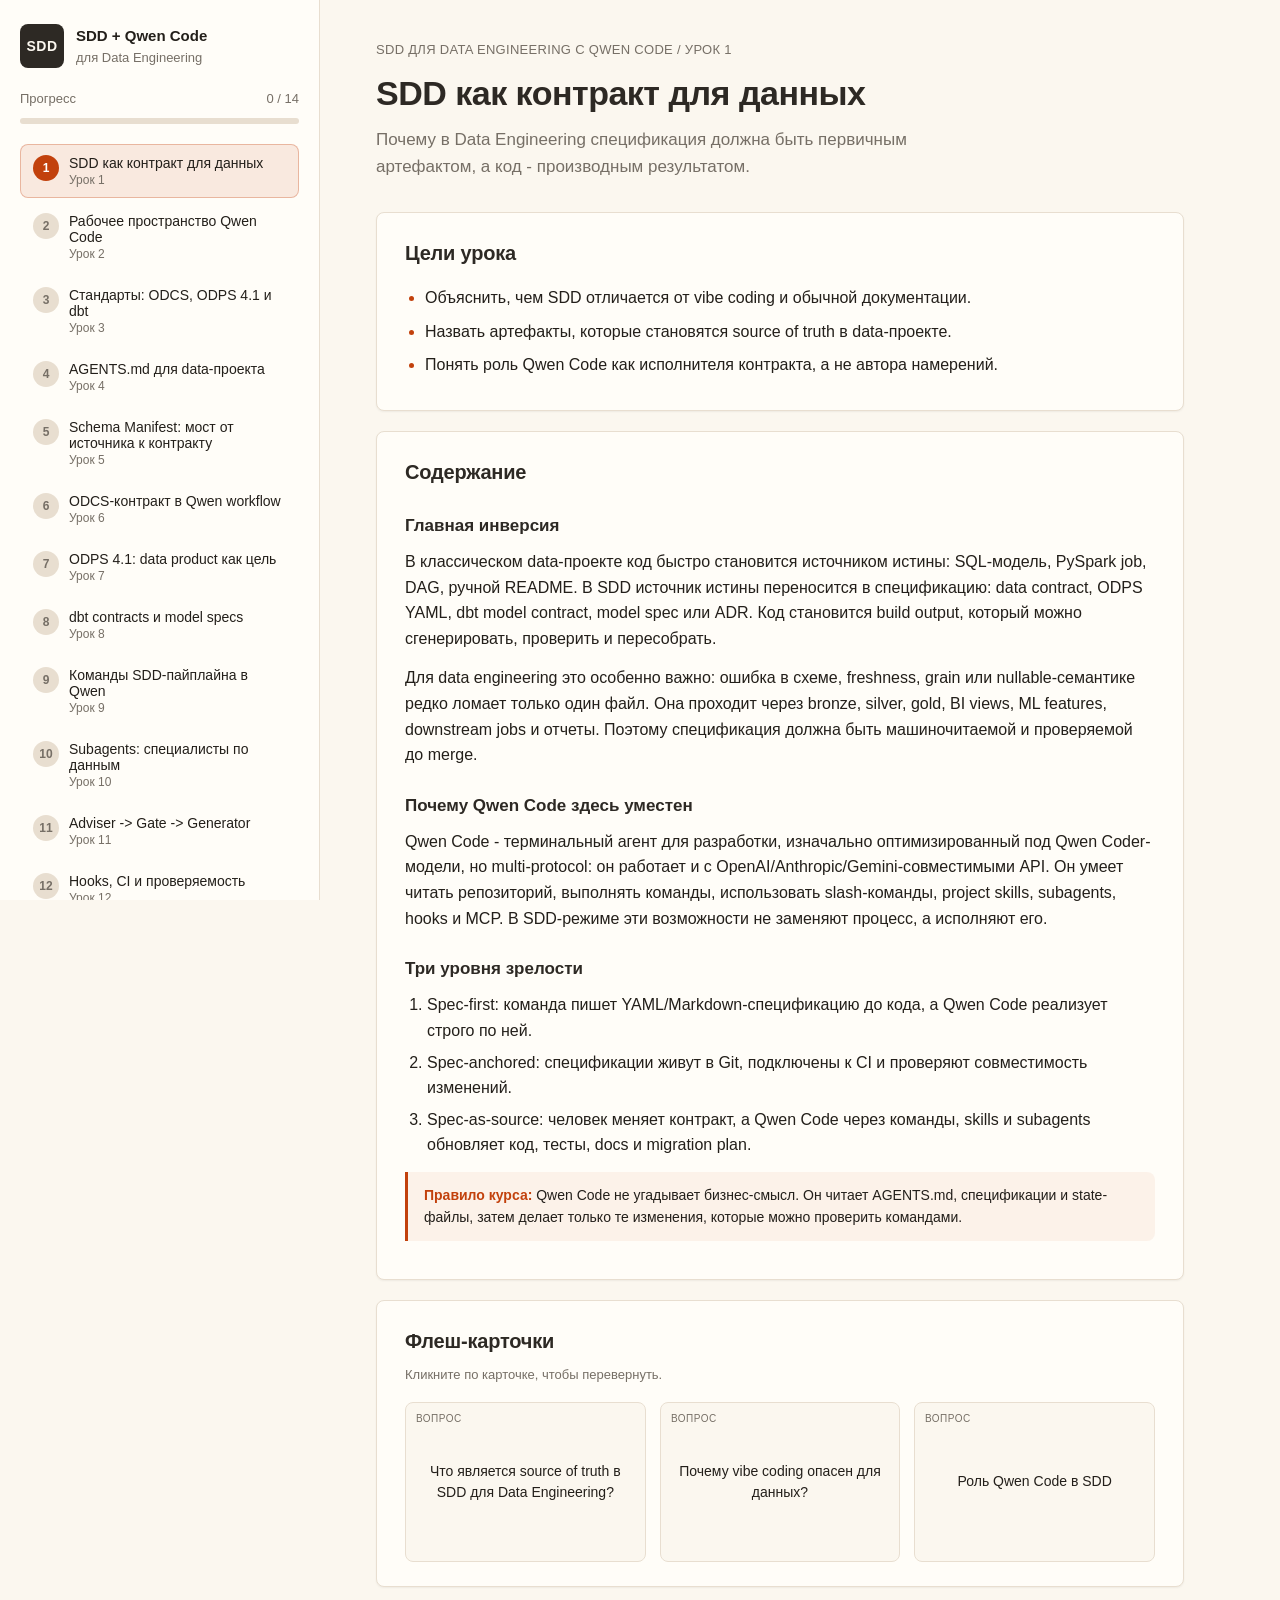
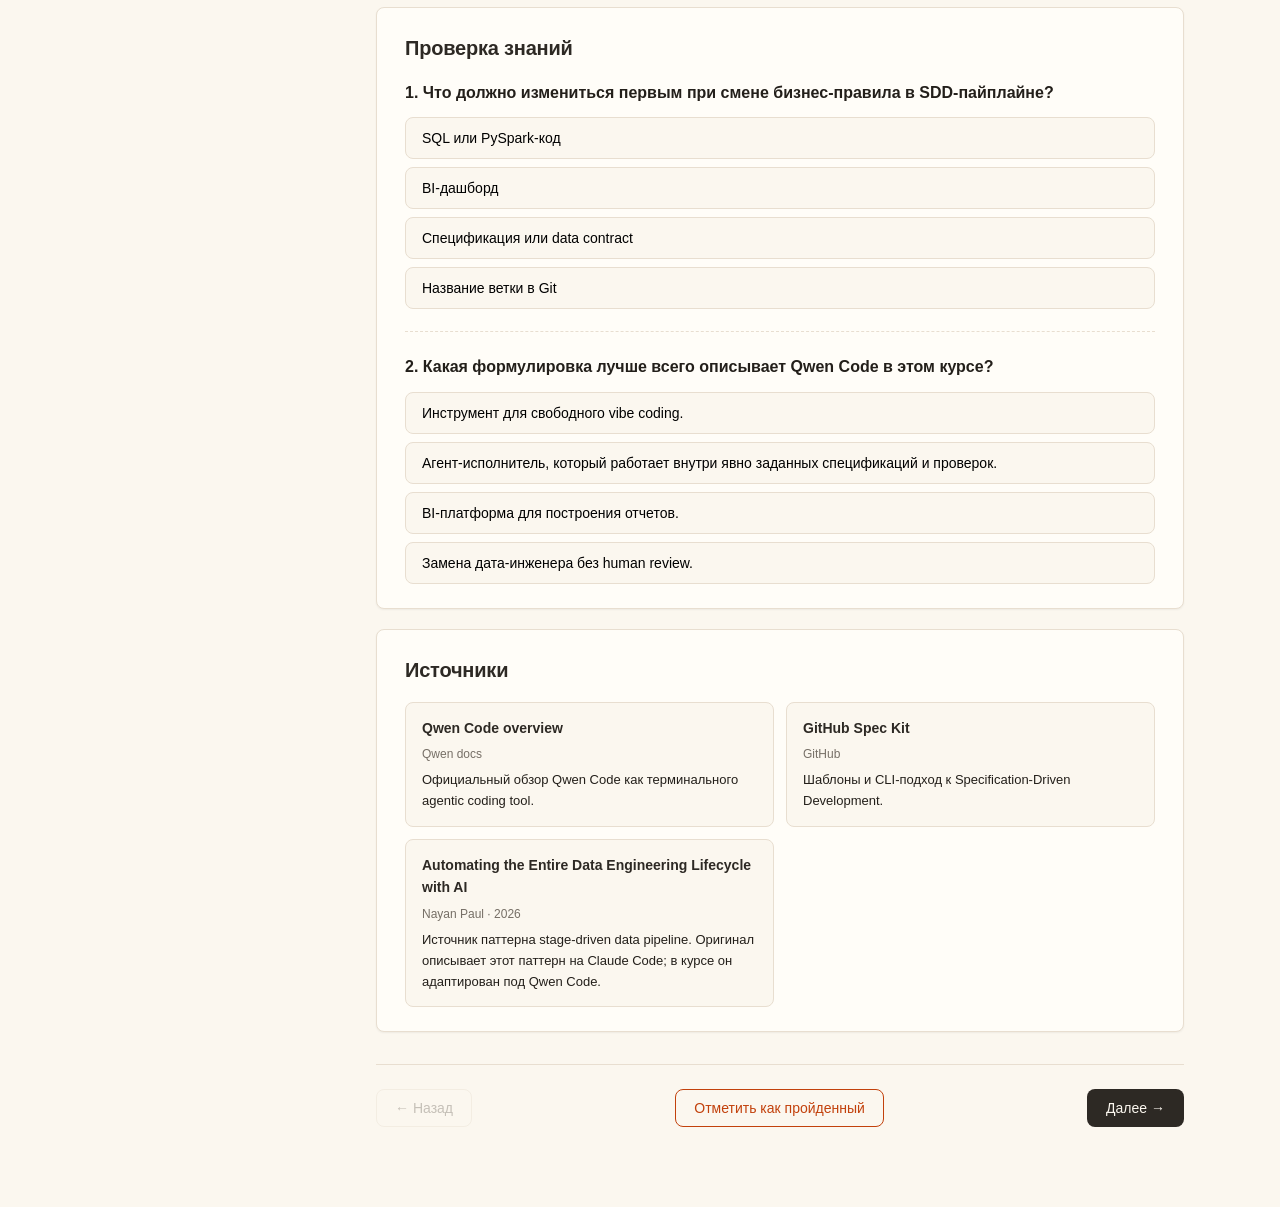
<file: sdd_data_course/index.html>
<!DOCTYPE html>
<html lang="ru">
<head>
<meta charset="UTF-8">
<meta name="viewport" content="width=device-width, initial-scale=1.0">
<title>SDD для Data Engineering с Qwen Code — мини-курс</title>
<link rel="stylesheet" href="styles.css">
</head>
<body>
<div class="app">
  <aside class="sidebar" aria-label="Содержание курса">
    <div class="brand">
      <div class="brand-mark">SDD</div>
      <div class="brand-text">
        <div class="brand-title">SDD + Qwen Code</div>
        <div class="brand-sub">для Data Engineering</div>
      </div>
    </div>

    <div class="progress-block">
      <div class="progress-label">
        <span>Прогресс</span>
        <span id="progressCount">0 / 14</span>
      </div>
      <div class="progress-bar"><div id="progressFill" class="progress-fill"></div></div>
    </div>

    <nav id="lessonNav" class="lesson-nav"></nav>

    <div class="sidebar-foot">
      <button id="reviewBtn" class="btn btn-review" type="button" disabled>Финальный тест</button>
      <a class="reset-link" id="resetProgress" href="#">Сбросить прогресс</a>
    </div>
  </aside>

  <main class="reader">
    <div id="lessonView">
      <header class="reader-header">
        <div class="crumbs"><span id="crumbCourse">Курс</span> / <span id="crumbLesson">Урок 1</span></div>
        <h1 id="lessonTitle">Загрузка…</h1>
        <p id="lessonIntro" class="lesson-intro"></p>
      </header>

      <section class="block" id="objectivesBlock" aria-labelledby="objHeading">
        <h2 id="objHeading" class="block-title">Цели урока</h2>
        <ul id="objectivesList" class="objectives"></ul>
      </section>

      <section class="block" id="bodyBlock" aria-labelledby="bodyHeading">
        <h2 id="bodyHeading" class="block-title">Содержание</h2>
        <div id="lessonBody" class="lesson-body"></div>
      </section>

      <section class="block" id="flashcardsBlock" aria-labelledby="fcHeading">
        <h2 id="fcHeading" class="block-title">Флеш-карточки</h2>
        <p class="block-hint">Кликните по карточке, чтобы перевернуть.</p>
        <div id="flashcards" class="flashcards"></div>
      </section>

      <section class="block" id="quizBlock" aria-labelledby="quizHeading">
        <h2 id="quizHeading" class="block-title">Проверка знаний</h2>
        <div id="quiz" class="quiz"></div>
      </section>

      <section class="block" id="sourcesBlock" aria-labelledby="srcHeading">
        <h2 id="srcHeading" class="block-title">Источники</h2>
        <div id="sources" class="sources"></div>
      </section>

      <nav class="reader-nav">
        <button id="prevBtn" class="btn btn-ghost" type="button">← Назад</button>
        <button id="markBtn" class="btn btn-outline" type="button">Отметить как пройденный</button>
        <button id="nextBtn" class="btn btn-primary" type="button">Далее →</button>
      </nav>
    </div>

    <div class="review-view" id="reviewView" hidden>
      <header class="reader-header">
        <div class="crumbs">Финал</div>
        <h1>Итоговый тест</h1>
        <p class="lesson-intro">Проверьте, как связались между собой ключевые идеи всего курса.</p>
      </header>

      <section class="block" aria-labelledby="finalQuizHeading">
        <h2 id="finalQuizHeading" class="block-title">Финальный тест</h2>
        <div id="finalQuiz" class="quiz"></div>
        <div id="reviewResult" class="review-result" hidden>
          <h3 id="reviewScore"></h3>
          <p id="reviewMessage"></p>
        </div>
      </section>
    </div>
  </main>
</div>

<script src="script.js"></script>
</body>
</html>
</file>
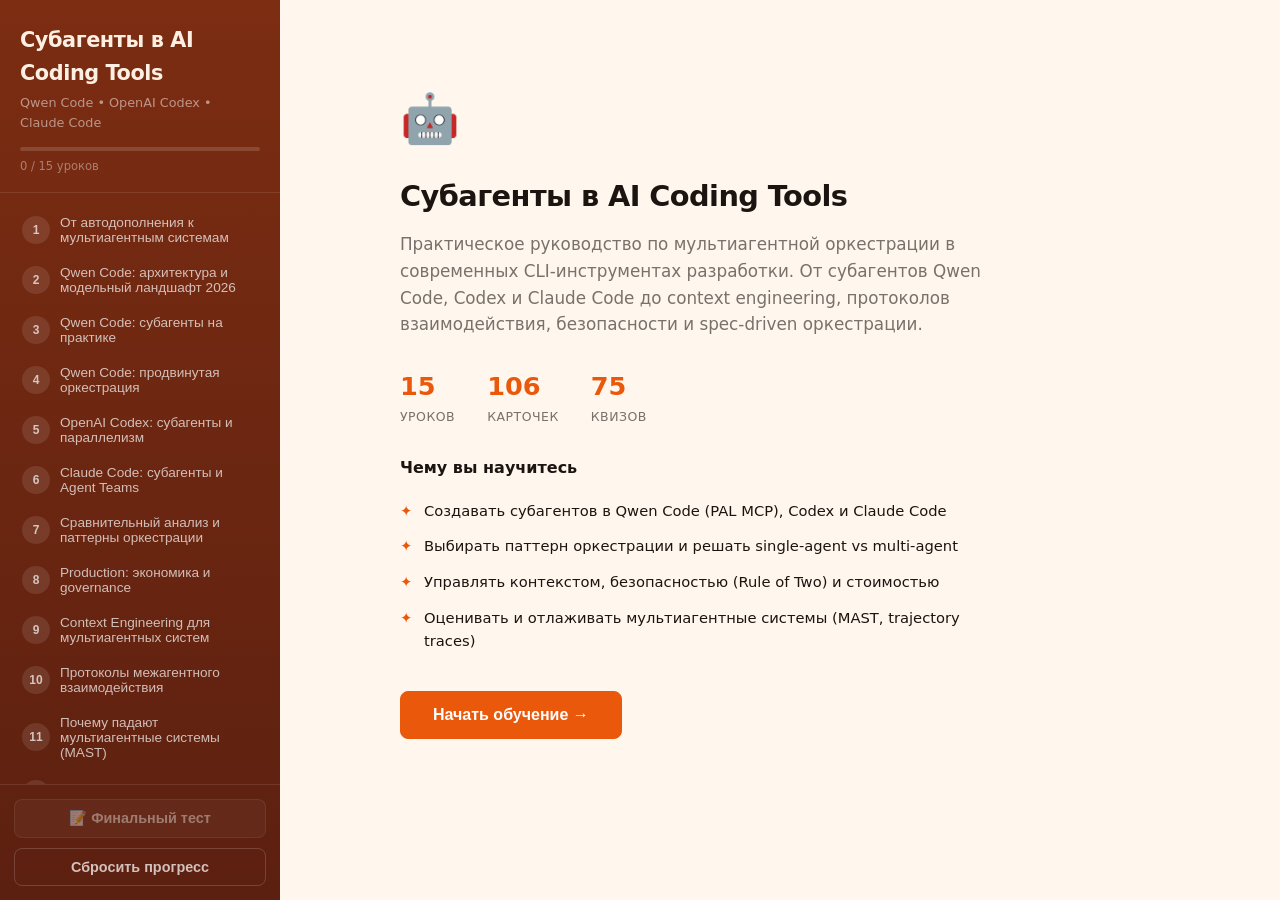
<file: subagents-course/index.html>
<!DOCTYPE html>
<html lang="ru">
<head>
  <meta charset="UTF-8">
  <meta name="viewport" content="width=device-width, initial-scale=1.0">
  <title>Субагенты в AI Coding Tools — Интерактивный курс</title>
  <link rel="stylesheet" href="styles.css">
</head>
<body>
  <div class="app">
    <aside class="sidebar" id="sidebar">
      <div class="sidebar-header">
        <h1 class="course-title">Субагенты в AI Coding Tools</h1>
        <p class="course-subtitle">Qwen Code • OpenAI Codex • Claude Code</p>
        <div class="progress-bar">
          <div class="progress-fill" id="progress-fill"></div>
        </div>
        <span class="progress-text" id="progress-text">0 / 15 уроков</span>
      </div>
      <nav class="lesson-nav" id="lesson-nav"></nav>
      <div class="sidebar-footer">
        <button class="btn btn-review" id="btn-review" disabled>📝 Финальный тест</button>
        <button class="btn btn-reset" id="btn-reset">Сбросить прогресс</button>
      </div>
    </aside>

    <main class="main" id="main">
      <div class="welcome" id="welcome">
        <div class="welcome-inner">
          <span class="welcome-icon">🤖</span>
          <h2>Субагенты в AI Coding Tools</h2>
          <p class="welcome-desc">Практическое руководство по мультиагентной оркестрации в современных CLI-инструментах разработки. От субагентов Qwen Code, Codex и Claude Code до context engineering, протоколов взаимодействия, безопасности и spec-driven оркестрации.</p>
          <div class="welcome-stats">
            <div class="stat"><span class="stat-num">15</span><span class="stat-label">уроков</span></div>
            <div class="stat"><span class="stat-num">106</span><span class="stat-label">карточек</span></div>
            <div class="stat"><span class="stat-num">75</span><span class="stat-label">квизов</span></div>
          </div>
          <h3>Чему вы научитесь</h3>
          <ul class="welcome-objectives">
            <li>Создавать субагентов в Qwen Code (PAL MCP), Codex и Claude Code</li>
            <li>Выбирать паттерн оркестрации и решать single-agent vs multi-agent</li>
            <li>Управлять контекстом, безопасностью (Rule of Two) и стоимостью</li>
            <li>Оценивать и отлаживать мультиагентные системы (MAST, trajectory traces)</li>
          </ul>
          <button class="btn btn-start" id="btn-start">Начать обучение →</button>
        </div>
      </div>

      <div class="lesson-view hidden" id="lesson-view">
        <header class="lesson-header">
          <span class="lesson-badge" id="lesson-badge">Урок 1</span>
          <h2 class="lesson-title" id="lesson-title"></h2>
        </header>
        <section class="section objectives-section">
          <h3>🎯 Цели урока</h3>
          <ul class="objectives-list" id="objectives-list"></ul>
        </section>
        <section class="section content-section" id="content-section"></section>
        <section class="section flashcards-section">
          <h3>🃏 Флэш-карточки</h3>
          <div class="flashcards" id="flashcards"></div>
        </section>
        <section class="section quiz-section">
          <h3>✅ Проверка знаний</h3>
          <div class="quiz" id="quiz"></div>
        </section>
        <section class="section sources-section" id="sources-section">
          <h3>📚 Источники</h3>
          <div class="sources" id="sources"></div>
        </section>
        <div class="lesson-nav-buttons">
          <button class="btn btn-prev" id="btn-prev">← Назад</button>
          <button class="btn btn-next" id="btn-next">Далее →</button>
        </div>
      </div>

      <div class="review-view hidden" id="review-view">
        <header class="lesson-header">
          <span class="lesson-badge">Финал</span>
          <h2 class="lesson-title">Итоговый тест</h2>
        </header>
        <p class="review-desc">Проверьте свои знания по всему курсу. 14 вопросов из всех уроков.</p>
        <div class="quiz" id="final-quiz"></div>
        <div class="review-result hidden" id="review-result">
          <h3 id="review-score"></h3>
          <p id="review-message"></p>
        </div>
      </div>
    </main>
  </div>

  <button class="sidebar-toggle" id="sidebar-toggle">☰</button>
  <script src="script.js"></script>
</body>
</html>
</file>
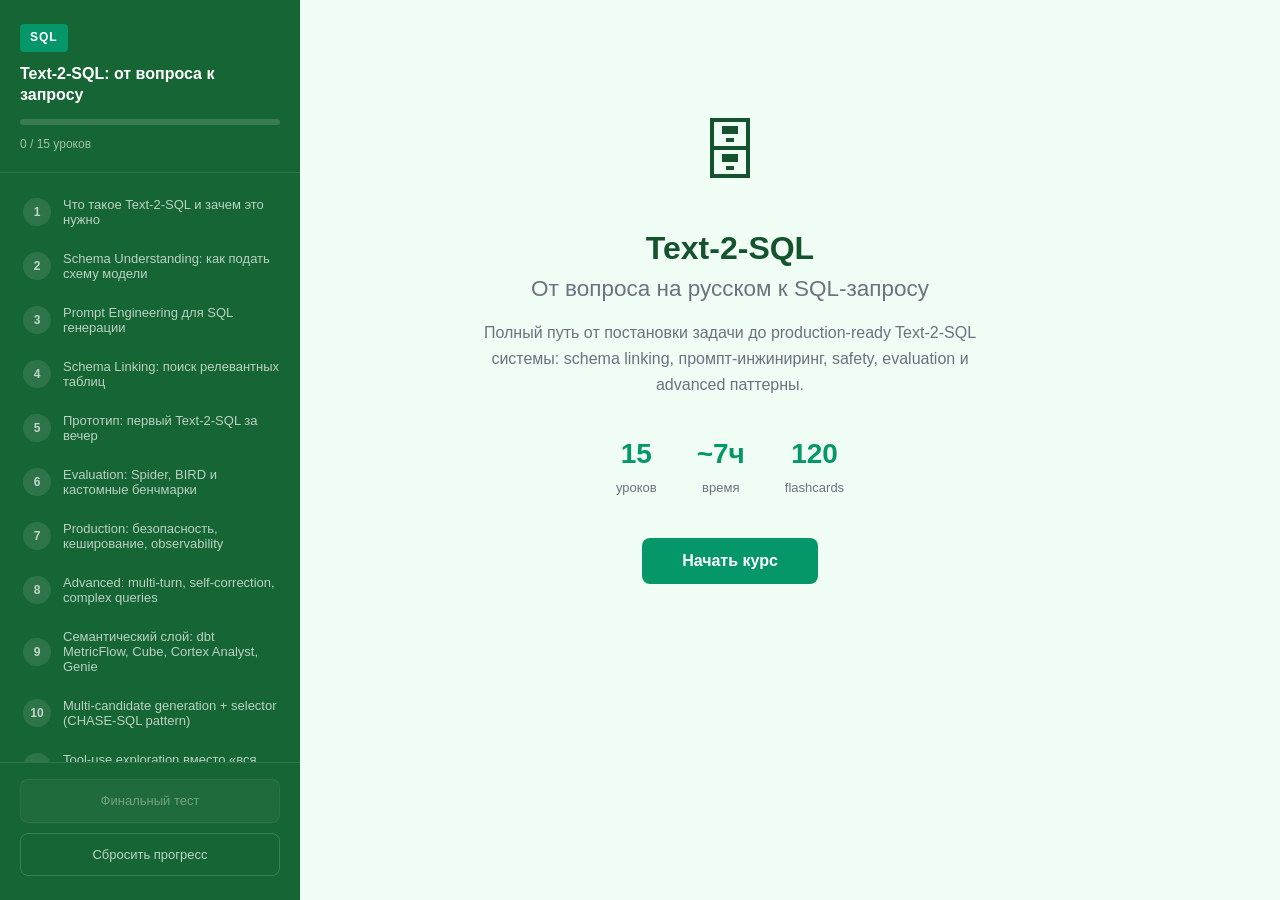
<file: text2sql-course/index.html>
<!DOCTYPE html>
<html lang="ru">
<head>
    <meta charset="UTF-8">
    <meta name="viewport" content="width=device-width, initial-scale=1.0">
    <title>Text-2-SQL: от вопроса к запросу</title>
    <link rel="stylesheet" href="styles.css">
</head>
<body>
    <div class="app">
        <aside class="sidebar" id="sidebar">
            <div class="sidebar-header">
                <div class="logo">SQL</div>
                <h2 class="course-title">Text-2-SQL: от вопроса к запросу</h2>
                <div class="progress-bar">
                    <div class="progress-fill" id="progressFill"></div>
                </div>
                <span class="progress-text" id="progressText">0 / 15 уроков</span>
            </div>
            <nav class="lesson-nav" id="lessonNav"></nav>
            <div class="sidebar-footer">
                <button class="sidebar-action primary" id="btnReview" disabled>Финальный тест</button>
                <button class="sidebar-action" id="btnReset">Сбросить прогресс</button>
            </div>
        </aside>

        <main class="main-content" id="mainContent">
            <div class="welcome-screen" id="welcomeScreen">
                <div class="welcome-icon">&#x1F5C4;</div>
                <h1>Text-2-SQL</h1>
                <h2 style="font-weight:400;color:var(--muted);margin-top:-8px;">От вопроса на русском к SQL-запросу</h2>
                <p class="welcome-desc">Полный путь от постановки задачи до production-ready Text-2-SQL системы: schema linking, промпт-инжиниринг, safety, evaluation и advanced паттерны.</p>
                <div class="welcome-stats">
                    <div class="stat"><span class="stat-num">15</span><span class="stat-label">уроков</span></div>
                    <div class="stat"><span class="stat-num">~7ч</span><span class="stat-label">время</span></div>
                    <div class="stat"><span class="stat-num">120</span><span class="stat-label">flashcards</span></div>
                </div>
                <button class="btn-start" id="btnStart">Начать курс</button>
            </div>

            <div class="lesson-view hidden" id="lessonView">
                <div class="lesson-header">
                    <span class="lesson-badge" id="lessonBadge"></span>
                    <h1 class="lesson-title" id="lessonTitle"></h1>
                    <p class="lesson-goal" id="lessonGoal"></p>
                </div>
                <div class="objectives-block" id="objectivesBlock">
                    <h3>&#x1F3AF; Цели урока</h3>
                    <ul id="objectivesList"></ul>
                </div>
                <div class="lesson-body" id="lessonBody"></div>
                <div class="flashcards-section" id="flashcardsSection">
                    <h3>&#x1F4CB; Flashcards</h3>
                    <div class="flashcards-grid" id="flashcardsGrid"></div>
                </div>
                <div class="quiz-section" id="quizSection">
                    <h3>&#x2705; Проверь себя</h3>
                    <div id="quizContainer"></div>
                </div>
                <div class="sources-section" id="sourcesSection">
                    <h3>&#x1F4DA; Источники и ссылки</h3>
                    <div class="sources-grid" id="sourcesGrid"></div>
                </div>
                <div class="lesson-nav-buttons">
                    <button class="btn-nav" id="btnPrev">&#x2190; Назад</button>
                    <button class="btn-nav btn-complete" id="btnComplete">Завершить урок &#x2713;</button>
                    <button class="btn-nav" id="btnNext">Далее &#x2192;</button>
                </div>
            </div>

            <div class="final-review hidden" id="finalReview">
                <div class="welcome-icon">&#x1F3C6;</div>
                <h1>Итоговый тест</h1>
                <p class="welcome-desc">Проверьте свои знания по всему курсу.</p>
                <div id="finalQuiz"></div>
                <div class="review-result hidden" id="reviewResult">
                    <h3 id="reviewScore"></h3>
                    <p id="reviewMessage"></p>
                </div>
            </div>
        </main>

        <button class="mobile-menu" id="mobileMenu">&#x2630;</button>
    </div>
    <script src="script.js"></script>
</body>
</html>
</file>
<file: ai-agent-skill-writing-course/styles.css>
:root {
  --bg: #fbf7ef;
  --surface: #fffdf8;
  --text: #231f1a;
  --muted: #766f66;
  --border: #e8ded0;
  --primary: #2d2924;
  --accent: #c2410c;
  --success: #15803d;
  --warning: #b45309;
  --danger: #dc2626;
  --code-text: #fff7ed;
  --radius: 8px;
  --sidebar-w: 280px;
}

* {
  box-sizing: border-box;
  margin: 0;
  padding: 0;
}

body {
  min-height: 100vh;
  background: var(--bg);
  color: var(--text);
  font-family: "Segoe UI", system-ui, -apple-system, sans-serif;
  line-height: 1.6;
  overflow-x: hidden;
}

.app {
  display: flex;
  min-height: 100vh;
}

.sidebar {
  position: fixed;
  inset: 0 auto 0 0;
  z-index: 100;
  display: flex;
  width: var(--sidebar-w);
  flex-direction: column;
  background: var(--primary);
  color: var(--code-text);
  transition: transform 0.3s ease;
}

.sidebar-header {
  padding: 24px 20px 16px;
  border-bottom: 1px solid rgba(255, 255, 255, 0.1);
}

.course-title {
  font-size: 1.3rem;
  font-weight: 700;
  letter-spacing: 0;
}

.course-subtitle {
  margin-top: 2px;
  color: rgba(255, 247, 237, 0.58);
  font-size: 0.8rem;
}

.progress-bar {
  height: 4px;
  margin-top: 14px;
  overflow: hidden;
  border-radius: 2px;
  background: rgba(255, 247, 237, 0.16);
}

.progress-fill {
  width: 0%;
  height: 100%;
  border-radius: 2px;
  background: var(--accent);
  transition: width 0.4s ease;
}

.progress-text {
  display: block;
  margin-top: 6px;
  color: rgba(255, 247, 237, 0.46);
  font-size: 0.72rem;
}

.lesson-nav {
  flex: 1;
  overflow-y: auto;
  padding: 12px 10px;
}

.lesson-nav-item {
  display: flex;
  width: 100%;
  align-items: center;
  gap: 10px;
  border: 0;
  border-radius: var(--radius);
  background: transparent;
  color: rgba(255, 247, 237, 0.72);
  cursor: pointer;
  font: inherit;
  font-size: 0.85rem;
  padding: 10px 12px;
  text-align: left;
  transition: background 0.15s, color 0.15s;
}

.lesson-nav-item:hover,
.lesson-nav-item.active {
  background: rgba(255, 247, 237, 0.1);
  color: #fff;
}

.lesson-nav-item.completed .nav-icon {
  background: var(--success);
  color: #fff;
}

.nav-icon {
  display: flex;
  width: 28px;
  height: 28px;
  flex-shrink: 0;
  align-items: center;
  justify-content: center;
  border-radius: 50%;
  background: rgba(255, 247, 237, 0.12);
  font-size: 0.75rem;
  font-weight: 700;
}

.sidebar-footer {
  display: grid;
  gap: 8px;
  padding: 14px;
  border-top: 1px solid rgba(255, 255, 255, 0.1);
}

.btn {
  display: inline-flex;
  align-items: center;
  justify-content: center;
  min-height: 42px;
  border: 1px solid var(--border);
  border-radius: var(--radius);
  background: var(--surface);
  color: var(--text);
  cursor: pointer;
  font: inherit;
  font-size: 0.9rem;
  font-weight: 600;
  padding: 10px 20px;
  text-decoration: none;
  transition: border-color 0.15s, background 0.15s, color 0.15s;
}

.btn:hover {
  border-color: var(--muted);
}

.btn:disabled {
  cursor: not-allowed;
  opacity: 0.42;
}

.btn-start,
.btn-next {
  border-color: var(--accent);
  background: var(--accent);
  color: #fff;
}

.btn-start {
  min-height: 48px;
  padding: 12px 28px;
  font-size: 1rem;
}

.btn-review {
  width: 100%;
  border-color: rgba(255, 247, 237, 0.2);
  background: rgba(255, 247, 237, 0.1);
  color: #fff;
}

.btn-review:hover:not(:disabled) {
  background: rgba(255, 247, 237, 0.16);
}

.btn-reset {
  width: 100%;
  margin-top: 10px;
  background: transparent;
  color: rgba(255,255,255,0.72);
  border-color: rgba(255,255,255,0.16);
}

.btn-reset:hover { background: rgba(255,255,255,0.08); color: #fff; }

.btn-prev {
  background: var(--surface);
}

.main {
  flex: 1;
  min-width: 0;
  max-width: 860px;
  margin-left: var(--sidebar-w);
  padding: 40px;
}

.welcome {
  display: flex;
  align-items: flex-start;
  justify-content: center;
  padding-top: 40px;
}

.welcome-inner {
  width: 100%;
  min-width: 0;
  max-width: 620px;
}

.welcome-icon {
  display: grid;
  width: 56px;
  height: 56px;
  place-items: center;
  margin-bottom: 18px;
  border-radius: 16px;
  background: var(--primary);
  color: #fff;
  font-weight: 800;
}

.welcome h2 {
  margin-bottom: 12px;
  font-size: 1.9rem;
  font-weight: 700;
  letter-spacing: 0;
  line-height: 1.2;
  overflow-wrap: anywhere;
}

.welcome-desc,
.lesson-subtitle,
.review-desc {
  color: var(--muted);
  font-size: 1.03rem;
  overflow-wrap: anywhere;
}

.welcome-desc {
  margin-bottom: 28px;
}

.welcome-stats {
  display: flex;
  gap: 32px;
  margin-bottom: 28px;
}

.stat {
  display: flex;
  flex-direction: column;
}

.stat-num {
  color: var(--accent);
  font-size: 1.6rem;
  font-weight: 700;
}

.stat-label {
  color: var(--muted);
  font-size: 0.78rem;
  letter-spacing: 0;
  text-transform: uppercase;
}

.welcome h3 {
  margin-bottom: 12px;
  font-size: 1rem;
}

.welcome-objectives {
  margin-bottom: 32px;
  list-style: none;
}

.welcome-objectives li {
  position: relative;
  padding: 6px 0 6px 24px;
  color: var(--text);
  font-size: 0.92rem;
  overflow-wrap: anywhere;
}

.welcome-objectives li::before {
  position: absolute;
  left: 4px;
  color: var(--accent);
  content: ">";
  font-weight: 700;
}

.welcome-actions {
  display: flex;
  flex-wrap: wrap;
  gap: 12px;
}

.lesson-header {
  margin-bottom: 32px;
}

.lesson-badge {
  display: inline-block;
  margin-bottom: 10px;
  color: var(--accent);
  font-size: 0.78rem;
  font-weight: 700;
  letter-spacing: 0;
  text-transform: uppercase;
}

.lesson-title {
  margin-bottom: 8px;
  font-size: 1.8rem;
  line-height: 1.2;
  letter-spacing: 0;
  overflow-wrap: anywhere;
}

.section {
  margin-bottom: 24px;
  padding-bottom: 24px;
  border-bottom: 1px solid var(--border);
}

.section h3 {
  margin-bottom: 14px;
  padding-bottom: 8px;
  border-bottom: 1px solid var(--border);
  font-size: 1rem;
  font-weight: 700;
}

.objectives-list {
  margin-top: 14px;
  list-style: none;
}

.objectives-list li {
  position: relative;
  padding: 6px 0 6px 24px;
  color: var(--text);
  font-size: 0.92rem;
}

.objectives-list li::before {
  position: absolute;
  left: 4px;
  color: var(--accent);
  content: ">";
  font-weight: 700;
}

.content-section p,
.objectives-section p,
.final-task p {
  color: var(--text);
  font-size: 0.95rem;
  line-height: 1.7;
  margin-bottom: 12px;
  overflow-wrap: anywhere;
}

.content-section h4 {
  color: var(--primary);
  font-size: 1.04rem;
  font-weight: 700;
  margin: 22px 0 10px;
}

.content-section h4:first-child {
  margin-top: 0;
}

.content-section ul {
  margin: 8px 0 16px 20px;
  color: var(--text);
  font-size: 0.93rem;
  line-height: 1.65;
}

.content-section li {
  margin-bottom: 6px;
}

.key-concept {
  margin: 16px 0;
  padding: 14px 16px;
  border: 1px solid var(--border);
  border-left: 3px solid var(--accent);
  border-radius: var(--radius);
  background: var(--surface);
}

.key-concept p:last-child,
.key-concept ul:last-child {
  margin-bottom: 0;
}

.concept-card {
  margin-bottom: 10px;
  padding: 10px 14px;
  border-left: 3px solid var(--accent);
  border-radius: 0 var(--radius) var(--radius) 0;
  background: var(--surface);
  color: var(--text);
  font-size: 0.92rem;
}

pre {
  overflow-x: auto;
  white-space: pre-wrap;
  border-radius: var(--radius);
  background: var(--primary);
  color: var(--code-text);
  font-family: ui-monospace, SFMono-Regular, Menlo, Consolas, monospace;
  font-size: 0.85rem;
  line-height: 1.55;
  padding: 16px;
}

code {
  border-radius: 4px;
  background: rgba(194, 65, 12, 0.08);
  color: var(--accent);
  font-family: ui-monospace, SFMono-Regular, Menlo, Consolas, monospace;
  font-size: 0.9em;
  padding: 0 4px;
}

.flashcards {
  display: grid;
  grid-template-columns: repeat(auto-fit, minmax(210px, 1fr));
  gap: 12px;
}

.flashcard {
  position: relative;
  min-height: 116px;
  border: 1px solid var(--border);
  border-radius: var(--radius);
  background: var(--surface);
  cursor: pointer;
  perspective: 1000px;
}

.flashcard-inner {
  position: relative;
  width: 100%;
  min-height: 116px;
  transform-style: preserve-3d;
  transition: transform 0.35s ease;
}

.flashcard.flipped .flashcard-inner {
  transform: rotateY(180deg);
}

.flashcard-front,
.flashcard-back {
  position: absolute;
  inset: 0;
  display: flex;
  align-items: center;
  justify-content: center;
  backface-visibility: hidden;
  border-radius: var(--radius);
  padding: 18px;
  text-align: center;
}

.flashcard-front {
  color: var(--primary);
  font-weight: 700;
}

.flashcard-back {
  background: var(--primary);
  color: var(--code-text);
  font-size: 0.9rem;
  transform: rotateY(180deg);
}

.quiz-question {
  margin-bottom: 10px;
  font-weight: 700;
}

.quiz-item {
  margin-bottom: 18px;
}

.quiz-option {
  display: block;
  width: 100%;
  margin-bottom: 8px;
  border: 1px solid var(--border);
  border-radius: var(--radius);
  background: var(--surface);
  color: var(--text);
  cursor: pointer;
  font: inherit;
  padding: 12px 14px;
  text-align: left;
  transition: border-color 0.15s, background 0.15s;
}

.quiz-option:hover:not(:disabled) {
  border-color: var(--accent);
  background: rgba(194, 65, 12, 0.04);
}

.quiz-option.correct {
  border-color: var(--success);
  background: rgba(21, 128, 61, 0.08);
  color: var(--success);
  font-weight: 700;
}

.quiz-option.wrong {
  border-color: var(--danger);
  background: rgba(220, 38, 38, 0.06);
  color: var(--danger);
  font-weight: 700;
}

.quiz-feedback {
  display: none;
  margin-top: 10px;
  border-radius: var(--radius);
  background: var(--surface);
  color: var(--muted);
  font-size: 0.9rem;
  padding: 10px 14px;
}

.quiz-feedback.visible {
  display: block;
}

.review-result {
  margin: 24px 0;
  border: 1px solid var(--border);
  border-radius: var(--radius);
  background: var(--surface);
  padding: 24px;
  text-align: center;
}

.review-result h3 {
  margin-bottom: 8px;
  color: var(--accent);
  font-size: 1.35rem;
}

.review-result p {
  color: var(--muted);
}

.sources {
  display: grid;
  gap: 10px;
}

.all-sources {
  grid-template-columns: repeat(2, minmax(0, 1fr));
}

.source-card {
  display: block;
  border: 1px solid var(--border);
  border-radius: var(--radius);
  background: var(--surface);
  color: var(--text);
  padding: 12px 16px;
  text-decoration: none;
  transition: border-color 0.15s;
}

.source-card:hover {
  border-color: var(--accent);
}

.source-title {
  font-size: 0.92rem;
  font-weight: 700;
  overflow-wrap: anywhere;
}

.source-note {
  margin-top: 4px;
  color: var(--muted);
  font-size: 0.8rem;
  overflow-wrap: anywhere;
}

.lesson-nav-buttons {
  display: flex;
  justify-content: space-between;
  gap: 12px;
  margin-top: 40px;
  padding-top: 24px;
  border-top: 1px solid var(--border);
}

.checklist {
  display: grid;
  grid-template-columns: repeat(2, minmax(0, 1fr));
  gap: 12px;
  margin-bottom: 24px;
}

.check {
  display: flex;
  gap: 10px;
  align-items: flex-start;
  border: 1px solid var(--border);
  border-radius: var(--radius);
  background: var(--surface);
  color: var(--text);
  font-size: 0.9rem;
  padding: 12px 14px;
}

.check input {
  margin-top: 4px;
}

.hidden {
  display: none !important;
}

.sidebar-toggle {
  display: none;
  position: fixed;
  right: 16px;
  bottom: 16px;
  z-index: 200;
  width: 48px;
  height: 48px;
  border: 0;
  border-radius: 50%;
  background: var(--accent);
  color: #fff;
  cursor: pointer;
  font-size: 1.2rem;
  box-shadow: 0 8px 24px rgba(45, 41, 36, 0.18);
}

@media (max-width: 900px) {
  .app {
    display: block;
  }

  .sidebar {
    transform: translateX(-100%);
  }

  .sidebar.open {
    transform: translateX(0);
  }

  .main {
    width: 100%;
    max-width: none;
    margin-left: 0;
    padding: 24px;
  }

  .welcome {
    padding-top: 20px;
  }

  .welcome h2,
  .lesson-title {
    font-size: 1.45rem;
  }

  .welcome-stats,
  .lesson-nav-buttons,
  .welcome-actions {
    align-items: stretch;
    flex-direction: column;
  }

  .all-sources,
  .checklist {
    grid-template-columns: 1fr;
  }

  .sidebar-toggle {
    display: block;
  }
}
</file>
<file: ai-agents-course/styles.css>
/* Design Tokens */
:root {
  --bg: #fbf7ef;
  --surface: #fffdf8;
  --text: #231f1a;
  --muted: #766f66;
  --border: #e8ded0;
  --primary: #2d2924;
  --accent: #c2410c;
  --success: #15803d;
  --warning: #b45309;
  --radius: 8px;
  --sidebar-w: 280px;
}

* { margin: 0; padding: 0; box-sizing: border-box; }

body {
  font-family: "Segoe UI", system-ui, -apple-system, sans-serif;
  background: var(--bg);
  color: var(--text);
  line-height: 1.6;
  min-height: 100vh;
}

.app {
  display: flex;
  min-height: 100vh;
}

/* Sidebar */
.sidebar {
  width: var(--sidebar-w);
  background: var(--primary);
  color: #f5f0e8;
  display: flex;
  flex-direction: column;
  position: fixed;
  top: 0; left: 0; bottom: 0;
  z-index: 100;
  transition: transform 0.3s ease;
}

.sidebar-header {
  padding: 24px 20px 16px;
  border-bottom: 1px solid rgba(255,255,255,0.1);
}

.course-title {
  font-size: 1.3rem;
  font-weight: 700;
  letter-spacing: -0.02em;
}

.course-subtitle {
  font-size: 0.8rem;
  color: rgba(255,255,255,0.5);
  margin-top: 2px;
}

.progress-bar {
  height: 4px;
  background: rgba(255,255,255,0.15);
  border-radius: 2px;
  margin-top: 14px;
  overflow: hidden;
}

.progress-fill {
  height: 100%;
  background: var(--accent);
  border-radius: 2px;
  width: 0%;
  transition: width 0.4s ease;
}

.progress-text {
  font-size: 0.72rem;
  color: rgba(255,255,255,0.4);
  margin-top: 6px;
  display: block;
}

/* Lesson Nav */
.lesson-nav {
  flex: 1;
  overflow-y: auto;
  padding: 12px 10px;
}

.lesson-nav-item {
  display: flex;
  align-items: center;
  gap: 10px;
  padding: 10px 12px;
  border-radius: var(--radius);
  cursor: pointer;
  font-size: 0.85rem;
  color: rgba(255,255,255,0.7);
  transition: all 0.15s;
  border: none;
  background: none;
  width: 100%;
  text-align: left;
}

.lesson-nav-item:hover {
  background: rgba(255,255,255,0.08);
  color: #fff;
}

.lesson-nav-item.active {
  background: rgba(194, 65, 12, 0.25);
  color: #fff;
}

.lesson-nav-item.completed .nav-icon {
  background: var(--success);
  color: #fff;
}

.nav-icon {
  width: 28px; height: 28px;
  border-radius: 50%;
  background: rgba(255,255,255,0.1);
  display: flex; align-items: center; justify-content: center;
  font-size: 0.75rem;
  font-weight: 600;
  flex-shrink: 0;
}

.sidebar-footer {
  padding: 14px;
  border-top: 1px solid rgba(255,255,255,0.1);
}

/* Buttons */
.btn {
  display: inline-flex;
  align-items: center;
  justify-content: center;
  padding: 10px 20px;
  border-radius: var(--radius);
  font-size: 0.9rem;
  font-weight: 600;
  cursor: pointer;
  border: 1px solid var(--border);
  background: var(--surface);
  color: var(--text);
  transition: all 0.15s;
}

.btn:hover { border-color: var(--muted); }
.btn:disabled { opacity: 0.4; cursor: not-allowed; }

.btn-start {
  background: var(--accent);
  color: #fff;
  border-color: var(--accent);
  padding: 14px 32px;
  font-size: 1rem;
}

.btn-start:hover { background: #a8360a; }

.btn-review {
  width: 100%;
  background: rgba(255,255,255,0.1);
  color: #fff;
  border-color: rgba(255,255,255,0.2);
}

.btn-review:hover:not(:disabled) {
  background: rgba(255,255,255,0.18);
}

.btn-reset {
  width: 100%;
  margin-top: 10px;
  background: transparent;
  color: rgba(255,255,255,0.72);
  border-color: rgba(255,255,255,0.16);
}

.btn-reset:hover { background: rgba(255,255,255,0.08); color: #fff; }

.btn-prev { background: var(--surface); }
.btn-next { background: var(--accent); color: #fff; border-color: var(--accent); }
.btn-next:hover { background: #a8360a; }

/* Main */
.main {
  flex: 1;
  margin-left: var(--sidebar-w);
  padding: 40px;
  max-width: 820px;
}

/* Welcome */
.welcome {
  display: flex;
  justify-content: center;
  align-items: flex-start;
  padding-top: 40px;
}

.welcome-inner {
  max-width: 580px;
}

.welcome-icon {
  font-size: 3rem;
  display: block;
  margin-bottom: 16px;
}

.welcome h2 {
  font-size: 1.8rem;
  font-weight: 700;
  letter-spacing: -0.02em;
  margin-bottom: 12px;
}

.welcome-desc {
  color: var(--muted);
  font-size: 1.05rem;
  margin-bottom: 28px;
}

.welcome-stats {
  display: flex;
  gap: 32px;
  margin-bottom: 28px;
}

.stat {
  display: flex;
  flex-direction: column;
}

.stat-num {
  font-size: 1.6rem;
  font-weight: 700;
  color: var(--accent);
}

.stat-label {
  font-size: 0.78rem;
  color: var(--muted);
  text-transform: uppercase;
  letter-spacing: 0.04em;
}

.welcome h3 {
  font-size: 1rem;
  margin-bottom: 12px;
}

.welcome-objectives {
  list-style: none;
  margin-bottom: 32px;
}

.welcome-objectives li {
  padding: 6px 0 6px 24px;
  position: relative;
  color: var(--text);
  font-size: 0.92rem;
}

.welcome-objectives li::before {
  content: "✦";
  position: absolute;
  left: 0;
  color: var(--accent);
}

/* Lesson View */
.lesson-header {
  margin-bottom: 32px;
}

.lesson-badge {
  display: inline-block;
  padding: 4px 12px;
  background: rgba(194, 65, 12, 0.1);
  color: var(--accent);
  border-radius: 20px;
  font-size: 0.78rem;
  font-weight: 600;
  margin-bottom: 10px;
}

.lesson-title {
  font-size: 1.5rem;
  font-weight: 700;
  letter-spacing: -0.01em;
}

.section {
  margin-bottom: 36px;
}

.section h3 {
  font-size: 1rem;
  font-weight: 600;
  margin-bottom: 14px;
  padding-bottom: 8px;
  border-bottom: 1px solid var(--border);
}

/* Objectives */
.objectives-list {
  list-style: none;
}

.objectives-list li {
  padding: 8px 0 8px 28px;
  position: relative;
  font-size: 0.92rem;
}

.objectives-list li::before {
  content: "→";
  position: absolute;
  left: 4px;
  color: var(--accent);
  font-weight: 700;
}

/* Content */
.content-section h4 {
  font-size: 1.05rem;
  font-weight: 600;
  margin: 24px 0 10px;
  color: var(--primary);
}

.content-section p {
  margin-bottom: 12px;
  font-size: 0.94rem;
  line-height: 1.7;
}

.content-section ul {
  margin: 8px 0 16px 20px;
  font-size: 0.92rem;
}

.content-section li {
  margin-bottom: 6px;
}

.content-section code {
  background: rgba(194, 65, 12, 0.08);
  padding: 2px 6px;
  border-radius: 4px;
  font-size: 0.85rem;
  font-family: "JetBrains Mono", "Fira Code", monospace;
}

.content-section pre {
  background: var(--primary);
  color: #e8ded0;
  padding: 16px 20px;
  border-radius: var(--radius);
  overflow-x: auto;
  margin: 12px 0 16px;
  font-size: 0.82rem;
  line-height: 1.5;
}

.content-section pre code {
  background: none;
  padding: 0;
  color: inherit;
}

.key-concept {
  background: rgba(194, 65, 12, 0.06);
  border-left: 3px solid var(--accent);
  padding: 14px 18px;
  border-radius: 0 var(--radius) var(--radius) 0;
  margin: 16px 0;
  font-size: 0.92rem;
}

/* Flashcards */
.flashcards {
  display: grid;
  grid-template-columns: repeat(auto-fill, minmax(220px, 1fr));
  gap: 14px;
}

.flashcard {
  perspective: 800px;
  height: 160px;
  cursor: pointer;
}

.flashcard-inner {
  position: relative;
  width: 100%;
  height: 100%;
  transition: transform 0.5s;
  transform-style: preserve-3d;
}

.flashcard.flipped .flashcard-inner {
  transform: rotateY(180deg);
}

.flashcard-front, .flashcard-back {
  position: absolute;
  inset: 0;
  backface-visibility: hidden;
  border-radius: var(--radius);
  display: flex;
  align-items: center;
  justify-content: center;
  padding: 16px;
  text-align: center;
  font-size: 0.88rem;
}

.flashcard-front {
  background: var(--surface);
  border: 1px solid var(--border);
  font-weight: 600;
  color: var(--primary);
}

.flashcard-front::after {
  content: "Нажмите, чтобы перевернуть";
  position: absolute;
  bottom: 8px;
  font-size: 0.68rem;
  color: var(--muted);
  font-weight: 400;
}

.flashcard-back {
  background: var(--primary);
  color: #f5f0e8;
  transform: rotateY(180deg);
  line-height: 1.5;
}

/* Quiz */
.quiz-question {
  margin-bottom: 24px;
}

.quiz-question h4 {
  font-size: 0.95rem;
  margin-bottom: 12px;
  font-weight: 600;
}

.quiz-options {
  display: flex;
  flex-direction: column;
  gap: 8px;
}

.quiz-option {
  padding: 12px 16px;
  border: 1px solid var(--border);
  border-radius: var(--radius);
  cursor: pointer;
  font-size: 0.88rem;
  background: var(--surface);
  transition: all 0.15s;
  text-align: left;
}

.quiz-option:hover:not(.disabled) {
  border-color: var(--accent);
  background: rgba(194, 65, 12, 0.04);
}

.quiz-option.correct {
  border-color: var(--success);
  background: rgba(21, 128, 61, 0.08);
  color: var(--success);
}

.quiz-option.wrong {
  border-color: #dc2626;
  background: rgba(220, 38, 38, 0.06);
  color: #dc2626;
}

.quiz-option.disabled {
  cursor: default;
  opacity: 0.6;
}

.quiz-option.disabled.correct {
  opacity: 1;
}

.quiz-feedback {
  margin-top: 8px;
  padding: 10px 14px;
  border-radius: var(--radius);
  font-size: 0.84rem;
  display: none;
}

.quiz-feedback.show { display: block; }

.quiz-feedback.correct-fb {
  background: rgba(21, 128, 61, 0.08);
  color: var(--success);
}

.quiz-feedback.wrong-fb {
  background: rgba(220, 38, 38, 0.06);
  color: #b91c1c;
}

/* Sources */
.sources {
  display: flex;
  flex-direction: column;
  gap: 8px;
}

.source-card {
  display: flex;
  align-items: center;
  gap: 12px;
  padding: 12px 16px;
  border: 1px solid var(--border);
  border-radius: var(--radius);
  text-decoration: none;
  color: var(--text);
  background: var(--surface);
  transition: border-color 0.15s;
  font-size: 0.88rem;
}

.source-card:hover { border-color: var(--accent); }

.source-icon {
  font-size: 1.2rem;
  flex-shrink: 0;
}

.source-title { font-weight: 600; }
.source-url {
  font-size: 0.75rem;
  color: var(--muted);
  word-break: break-all;
}

/* Lesson Nav Buttons */
.lesson-nav-buttons {
  display: flex;
  justify-content: space-between;
  margin-top: 40px;
  padding-top: 24px;
  border-top: 1px solid var(--border);
}

/* Review */
.review-desc {
  color: var(--muted);
  margin-bottom: 28px;
  font-size: 0.95rem;
}

.review-result {
  text-align: center;
  padding: 32px;
  background: var(--surface);
  border: 1px solid var(--border);
  border-radius: var(--radius);
  margin-top: 24px;
}

.review-result h3 {
  font-size: 1.4rem;
  margin-bottom: 8px;
}

.review-result p {
  color: var(--muted);
}

/* Mobile */
.sidebar-toggle {
  display: none;
  position: fixed;
  bottom: 20px;
  right: 20px;
  width: 48px;
  height: 48px;
  border-radius: 50%;
  background: var(--primary);
  color: #fff;
  font-size: 1.3rem;
  border: none;
  cursor: pointer;
  z-index: 200;
  box-shadow: 0 4px 12px rgba(0,0,0,0.2);
}

.hidden { display: none !important; }

@media (max-width: 768px) {
  .sidebar {
    transform: translateX(-100%);
  }
  .sidebar.open {
    transform: translateX(0);
  }
  .main {
    margin-left: 0;
    padding: 24px 16px;
  }
  .sidebar-toggle {
    display: flex;
    align-items: center;
    justify-content: center;
  }
  .welcome h2 { font-size: 1.4rem; }
  .welcome-stats { gap: 20px; }
  .flashcards { grid-template-columns: 1fr; }
}

/* Mobile overflow guards */
body,
.app {
  overflow-x: hidden;
}

.lesson-nav-item span:last-child,
.lesson-title,
.welcome h2,
.content-section,
.content-section p,
.content-section li,
.quiz-option,
.source-title {
  overflow-wrap: anywhere;
}

.main {
  min-width: 0;
}

.content-section pre {
  max-width: 100%;
  white-space: pre-wrap;
  overflow-wrap: anywhere;
}

.content-section table {
  display: block;
  width: 100%;
  max-width: 100%;
  overflow-x: auto;
}

.flashcard-front,
.flashcard-back {
  overflow: auto;
  overflow-wrap: anywhere;
}

.source-card {
  min-width: 0;
}

@media (max-width: 900px) {
  .app {
    display: block;
  }

  .sidebar {
    width: min(var(--sidebar-w), 86vw);
    transform: translateX(-100%);
  }

  .sidebar.open {
    transform: translateX(0);
  }

  .main {
    width: 100%;
    max-width: none;
    margin-left: 0;
    padding: 24px;
  }

  .welcome-stats,
  .lesson-nav-buttons {
    align-items: stretch;
    flex-direction: column;
    gap: 10px;
  }

  .lesson-nav-buttons .btn {
    width: 100%;
  }

  .sidebar-toggle {
    display: flex;
    align-items: center;
    justify-content: center;
  }
}
</file>
<file: ai_ready_course/styles.css>
/* LLM Evaluation Course — Design Tokens */
:root {
  --bg: #f0f4f8;
  --surface: #fafbfc;
  --text: #1a2332;
  --muted: #64748b;
  --border: #d4dbe5;
  --primary: #1e293b;
  --accent: #6366f1;
  --success: #059669;
  --warning: #d97706;
  --radius: 8px;
  --sidebar-w: 280px;
}

* { margin: 0; padding: 0; box-sizing: border-box; }

body {
  font-family: "Segoe UI", system-ui, -apple-system, sans-serif;
  background: var(--bg);
  color: var(--text);
  line-height: 1.6;
  min-height: 100vh;
}

.app { display: flex; min-height: 100vh; }

/* Sidebar */
.sidebar {
  width: var(--sidebar-w);
  background: var(--primary);
  color: #e2e8f0;
  display: flex;
  flex-direction: column;
  position: fixed;
  top: 0; left: 0; bottom: 0;
  z-index: 100;
  transition: transform 0.3s ease;
}

.sidebar-header {
  padding: 24px 20px 16px;
  border-bottom: 1px solid rgba(255,255,255,0.08);
}

.course-title { font-size: 1.3rem; font-weight: 700; letter-spacing: -0.02em; }
.course-subtitle { font-size: 0.8rem; color: rgba(255,255,255,0.45); margin-top: 2px; }

.progress-bar {
  height: 4px;
  background: rgba(255,255,255,0.12);
  border-radius: 2px;
  margin-top: 14px;
  overflow: hidden;
}

.progress-fill {
  height: 100%;
  background: var(--accent);
  border-radius: 2px;
  width: 0%;
  transition: width 0.4s ease;
}

.progress-text {
  font-size: 0.72rem;
  color: rgba(255,255,255,0.35);
  margin-top: 6px;
  display: block;
}

.lesson-nav {
  flex: 1;
  overflow-y: auto;
  padding: 12px 10px;
}

.lesson-nav-item {
  display: flex;
  align-items: center;
  gap: 10px;
  padding: 10px 12px;
  border-radius: var(--radius);
  cursor: pointer;
  font-size: 0.85rem;
  color: rgba(255,255,255,0.65);
  transition: all 0.15s;
  border: none;
  background: none;
  width: 100%;
  text-align: left;
}

.lesson-nav-item:hover { background: rgba(255,255,255,0.06); color: #fff; }
.lesson-nav-item.active { background: rgba(99, 102, 241, 0.25); color: #fff; }
.lesson-nav-item.completed .nav-icon { background: var(--success); color: #fff; }

.nav-icon {
  width: 28px; height: 28px;
  border-radius: 50%;
  background: rgba(255,255,255,0.08);
  display: flex; align-items: center; justify-content: center;
  font-size: 0.75rem;
  font-weight: 600;
  flex-shrink: 0;
}

.sidebar-footer {
  padding: 14px;
  border-top: 1px solid rgba(255,255,255,0.08);
}

/* Buttons */
.btn {
  display: inline-flex;
  align-items: center;
  justify-content: center;
  padding: 10px 20px;
  border-radius: var(--radius);
  font-size: 0.9rem;
  font-weight: 600;
  cursor: pointer;
  border: 1px solid var(--border);
  background: var(--surface);
  color: var(--text);
  transition: all 0.15s;
}

.btn:hover { border-color: var(--muted); }
.btn:disabled { opacity: 0.4; cursor: not-allowed; }

.btn-start {
  background: var(--accent);
  color: #fff;
  border-color: var(--accent);
  padding: 14px 32px;
  font-size: 1rem;
}

.btn-start:hover { background: #4f46e5; }

.btn-review {
  width: 100%;
  background: rgba(255,255,255,0.08);
  color: #fff;
  border-color: rgba(255,255,255,0.15);
}

.btn-review:hover:not(:disabled) { background: rgba(255,255,255,0.14); }

.btn-workbook { margin-bottom: 10px; text-decoration: none; }

.btn-reset {
  width: 100%;
  margin-top: 10px;
  background: transparent;
  color: rgba(255,255,255,0.72);
  border-color: rgba(255,255,255,0.16);
}

.btn-reset:hover { background: rgba(255,255,255,0.08); color: #fff; }

.btn-prev { background: var(--surface); }
.btn-next { background: var(--accent); color: #fff; border-color: var(--accent); }
.btn-next:hover { background: #4f46e5; }

/* Main */
.main {
  flex: 1;
  margin-left: var(--sidebar-w);
  padding: 40px;
  max-width: 820px;
}

/* Welcome */
.welcome { display: flex; justify-content: center; align-items: flex-start; padding-top: 40px; }
.welcome-inner { max-width: 580px; }
.welcome-icon { font-size: 3rem; display: block; margin-bottom: 16px; }
.welcome h2 { font-size: 1.8rem; font-weight: 700; letter-spacing: -0.02em; margin-bottom: 12px; }
.welcome-desc { color: var(--muted); font-size: 1.05rem; margin-bottom: 28px; }
.welcome-stats { display: flex; gap: 32px; margin-bottom: 28px; }
.stat { display: flex; flex-direction: column; }
.stat-num { font-size: 1.6rem; font-weight: 700; color: var(--accent); }
.stat-label { font-size: 0.78rem; color: var(--muted); text-transform: uppercase; letter-spacing: 0.04em; }
.welcome h3 { font-size: 1rem; margin-bottom: 12px; }

.welcome-objectives { list-style: none; margin-bottom: 32px; }
.welcome-objectives li { padding: 6px 0 6px 24px; position: relative; font-size: 0.92rem; }
.welcome-objectives li::before { content: "✦"; position: absolute; left: 0; color: var(--accent); }

/* Lesson View */
.lesson-header { margin-bottom: 32px; }

.lesson-badge {
  display: inline-block;
  padding: 4px 12px;
  background: rgba(99, 102, 241, 0.1);
  color: var(--accent);
  border-radius: 20px;
  font-size: 0.78rem;
  font-weight: 600;
  margin-bottom: 10px;
}

.lesson-title { font-size: 1.5rem; font-weight: 700; letter-spacing: -0.01em; }
.section { margin-bottom: 36px; }
.section h3 { font-size: 1rem; font-weight: 600; margin-bottom: 14px; padding-bottom: 8px; border-bottom: 1px solid var(--border); }

/* Objectives */
.objectives-list { list-style: none; }
.objectives-list li { padding: 8px 0 8px 28px; position: relative; font-size: 0.92rem; }
.objectives-list li::before { content: "→"; position: absolute; left: 4px; color: var(--accent); font-weight: 700; }

/* Content */
.content-section h4 { font-size: 1.05rem; font-weight: 600; margin: 24px 0 10px; color: var(--primary); }
.content-section p { margin-bottom: 12px; font-size: 0.94rem; line-height: 1.7; }
.content-section ul { margin: 8px 0 16px 20px; font-size: 0.92rem; }
.content-section li { margin-bottom: 6px; }

.content-section code {
  background: rgba(99, 102, 241, 0.08);
  padding: 2px 6px;
  border-radius: 4px;
  font-size: 0.85rem;
  font-family: "JetBrains Mono", "Fira Code", monospace;
}

.content-section pre {
  background: var(--primary);
  color: #cbd5e1;
  padding: 16px 20px;
  border-radius: var(--radius);
  overflow-x: auto;
  margin: 12px 0 16px;
  font-size: 0.82rem;
  line-height: 1.5;
}

.content-section pre code { background: none; padding: 0; color: inherit; }

.key-concept {
  background: rgba(99, 102, 241, 0.06);
  border-left: 3px solid var(--accent);
  padding: 14px 18px;
  border-radius: 0 var(--radius) var(--radius) 0;
  margin: 16px 0;
  font-size: 0.92rem;
}

.metric-card {
  background: var(--surface);
  border: 1px solid var(--border);
  border-radius: var(--radius);
  padding: 16px 20px;
  margin: 12px 0;
}

.metric-card h5 { font-size: 0.95rem; color: var(--accent); margin-bottom: 6px; }
.metric-card p { font-size: 0.88rem; color: var(--muted); margin-bottom: 0; }

/* Flashcards */
.flashcards { display: grid; grid-template-columns: repeat(auto-fill, minmax(220px, 1fr)); gap: 14px; }
.flashcard { perspective: 800px; height: 160px; cursor: pointer; }
.flashcard-inner { position: relative; width: 100%; height: 100%; transition: transform 0.5s; transform-style: preserve-3d; }
.flashcard.flipped .flashcard-inner { transform: rotateY(180deg); }

.flashcard-front, .flashcard-back {
  position: absolute; inset: 0; backface-visibility: hidden;
  border-radius: var(--radius); display: flex; align-items: center; justify-content: center;
  padding: 16px; text-align: center; font-size: 0.88rem;
}

.flashcard-front { background: var(--surface); border: 1px solid var(--border); font-weight: 600; color: var(--primary); }
.flashcard-front::after { content: "Нажмите, чтобы перевернуть"; position: absolute; bottom: 8px; font-size: 0.68rem; color: var(--muted); font-weight: 400; }
.flashcard-back { background: var(--primary); color: #e2e8f0; transform: rotateY(180deg); line-height: 1.5; }

/* Quiz */
.quiz-question { margin-bottom: 24px; }
.quiz-question h4 { font-size: 0.95rem; margin-bottom: 12px; font-weight: 600; }
.quiz-options { display: flex; flex-direction: column; gap: 8px; }

.quiz-option {
  padding: 12px 16px;
  border: 1px solid var(--border);
  border-radius: var(--radius);
  cursor: pointer;
  font-size: 0.88rem;
  background: var(--surface);
  transition: all 0.15s;
  text-align: left;
}

.quiz-option:hover:not(.disabled) { border-color: var(--accent); background: rgba(99, 102, 241, 0.04); }
.quiz-option.correct { border-color: var(--success); background: rgba(5, 150, 105, 0.08); color: var(--success); }
.quiz-option.wrong { border-color: #dc2626; background: rgba(220, 38, 38, 0.06); color: #dc2626; }
.quiz-option.disabled { cursor: default; opacity: 0.6; }
.quiz-option.disabled.correct { opacity: 1; }

.quiz-feedback {
  margin-top: 8px; padding: 10px 14px; border-radius: var(--radius); font-size: 0.84rem; display: none;
}

.quiz-feedback.show { display: block; }
.quiz-feedback.correct-fb { background: rgba(5, 150, 105, 0.08); color: var(--success); }
.quiz-feedback.wrong-fb { background: rgba(220, 38, 38, 0.06); color: #b91c1c; }

/* Sources */
.sources { display: flex; flex-direction: column; gap: 8px; }

.source-card {
  display: flex; align-items: center; gap: 12px;
  padding: 12px 16px; border: 1px solid var(--border); border-radius: var(--radius);
  text-decoration: none; color: var(--text); background: var(--surface);
  transition: border-color 0.15s; font-size: 0.88rem;
}

.source-card:hover { border-color: var(--accent); }
.source-icon { font-size: 1.2rem; flex-shrink: 0; }
.source-title { font-weight: 600; }
.source-url { font-size: 0.75rem; color: var(--muted); word-break: break-all; }

/* Nav buttons */
.lesson-nav-buttons { display: flex; justify-content: space-between; margin-top: 40px; padding-top: 24px; border-top: 1px solid var(--border); }

/* Review */
.review-desc { color: var(--muted); margin-bottom: 28px; font-size: 0.95rem; }

.review-result {
  text-align: center; padding: 32px;
  background: var(--surface); border: 1px solid var(--border); border-radius: var(--radius); margin-top: 24px;
}

.review-result h3 { font-size: 1.4rem; margin-bottom: 8px; }
.review-result p { color: var(--muted); }

/* Mobile */
.sidebar-toggle {
  display: none; position: fixed; bottom: 20px; right: 20px;
  width: 48px; height: 48px; border-radius: 50%;
  background: var(--primary); color: #fff; font-size: 1.3rem;
  border: none; cursor: pointer; z-index: 200;
  box-shadow: 0 4px 12px rgba(0,0,0,0.2);
}

.hidden { display: none !important; }

@media (max-width: 768px) {
  .sidebar { transform: translateX(-100%); }
  .sidebar.open { transform: translateX(0); }
  .main { margin-left: 0; padding: 24px 16px; }
  .sidebar-toggle { display: flex; align-items: center; justify-content: center; }
  .welcome h2 { font-size: 1.4rem; }
  .welcome-stats { gap: 20px; }
  .flashcards { grid-template-columns: 1fr; }
}

/* Mobile overflow guards */
body,
.app {
  overflow-x: hidden;
}

.lesson-nav-item span:last-child,
.lesson-title,
.welcome h2,
.content-section,
.content-section p,
.content-section li,
.quiz-option,
.source-title {
  overflow-wrap: anywhere;
}

.main {
  min-width: 0;
}

.content-section pre {
  max-width: 100%;
  white-space: pre-wrap;
  overflow-wrap: anywhere;
}

.content-section table {
  display: block;
  width: 100%;
  max-width: 100%;
  overflow-x: auto;
}

.flashcard-front,
.flashcard-back {
  overflow: auto;
  overflow-wrap: anywhere;
}

.source-card {
  min-width: 0;
}

@media (max-width: 900px) {
  .app {
    display: block;
  }

  .sidebar {
    width: min(var(--sidebar-w), 86vw);
    transform: translateX(-100%);
  }

  .sidebar.open {
    transform: translateX(0);
  }

  .main {
    width: 100%;
    max-width: none;
    margin-left: 0;
    padding: 24px;
  }

  .welcome-stats,
  .lesson-nav-buttons {
    align-items: stretch;
    flex-direction: column;
    gap: 10px;
  }

  .lesson-nav-buttons .btn {
    width: 100%;
  }

  .flashcard {
    height: 220px;
  }

  .sidebar-toggle {
    display: flex;
    align-items: center;
    justify-content: center;
  }
}
</file>
<file: llm-eval-course/styles.css>
/* LLM Evaluation Course — Design Tokens */
:root {
  --bg: #f0f4f8;
  --surface: #fafbfc;
  --text: #1a2332;
  --muted: #64748b;
  --border: #d4dbe5;
  --primary: #1e293b;
  --accent: #6366f1;
  --success: #059669;
  --warning: #d97706;
  --radius: 8px;
  --sidebar-w: 280px;
}

* { margin: 0; padding: 0; box-sizing: border-box; }

body {
  font-family: "Segoe UI", system-ui, -apple-system, sans-serif;
  background: var(--bg);
  color: var(--text);
  line-height: 1.6;
  min-height: 100vh;
}

.app { display: flex; min-height: 100vh; }

/* Sidebar */
.sidebar {
  width: var(--sidebar-w);
  background: var(--primary);
  color: #e2e8f0;
  display: flex;
  flex-direction: column;
  position: fixed;
  top: 0; left: 0; bottom: 0;
  z-index: 100;
  transition: transform 0.3s ease;
}

.sidebar-header {
  padding: 24px 20px 16px;
  border-bottom: 1px solid rgba(255,255,255,0.08);
}

.course-title { font-size: 1.3rem; font-weight: 700; letter-spacing: -0.02em; }
.course-subtitle { font-size: 0.8rem; color: rgba(255,255,255,0.45); margin-top: 2px; }

.progress-bar {
  height: 4px;
  background: rgba(255,255,255,0.12);
  border-radius: 2px;
  margin-top: 14px;
  overflow: hidden;
}

.progress-fill {
  height: 100%;
  background: var(--accent);
  border-radius: 2px;
  width: 0%;
  transition: width 0.4s ease;
}

.progress-text {
  font-size: 0.72rem;
  color: rgba(255,255,255,0.35);
  margin-top: 6px;
  display: block;
}

.lesson-nav {
  flex: 1;
  overflow-y: auto;
  padding: 12px 10px;
}

.lesson-nav-item {
  display: flex;
  align-items: center;
  gap: 10px;
  padding: 10px 12px;
  border-radius: var(--radius);
  cursor: pointer;
  font-size: 0.85rem;
  color: rgba(255,255,255,0.65);
  transition: all 0.15s;
  border: none;
  background: none;
  width: 100%;
  text-align: left;
}

.lesson-nav-item:hover { background: rgba(255,255,255,0.06); color: #fff; }
.lesson-nav-item.active { background: rgba(99, 102, 241, 0.25); color: #fff; }
.lesson-nav-item.completed .nav-icon { background: var(--success); color: #fff; }

.nav-icon {
  width: 28px; height: 28px;
  border-radius: 50%;
  background: rgba(255,255,255,0.08);
  display: flex; align-items: center; justify-content: center;
  font-size: 0.75rem;
  font-weight: 600;
  flex-shrink: 0;
}

.sidebar-footer {
  padding: 14px;
  border-top: 1px solid rgba(255,255,255,0.08);
}

/* Buttons */
.btn {
  display: inline-flex;
  align-items: center;
  justify-content: center;
  padding: 10px 20px;
  border-radius: var(--radius);
  font-size: 0.9rem;
  font-weight: 600;
  cursor: pointer;
  border: 1px solid var(--border);
  background: var(--surface);
  color: var(--text);
  transition: all 0.15s;
}

.btn:hover { border-color: var(--muted); }
.btn:disabled { opacity: 0.4; cursor: not-allowed; }

.btn-start {
  background: var(--accent);
  color: #fff;
  border-color: var(--accent);
  padding: 14px 32px;
  font-size: 1rem;
}

.btn-start:hover { background: #4f46e5; }

.btn-review {
  width: 100%;
  background: rgba(255,255,255,0.08);
  color: #fff;
  border-color: rgba(255,255,255,0.15);
}

.btn-review:hover:not(:disabled) { background: rgba(255,255,255,0.14); }

.btn-reset {
  width: 100%;
  margin-top: 10px;
  background: transparent;
  color: rgba(255,255,255,0.72);
  border-color: rgba(255,255,255,0.16);
}

.btn-reset:hover { background: rgba(255,255,255,0.08); color: #fff; }

.btn-prev { background: var(--surface); }
.btn-next { background: var(--accent); color: #fff; border-color: var(--accent); }
.btn-next:hover { background: #4f46e5; }

/* Main */
.main {
  flex: 1;
  margin-left: var(--sidebar-w);
  padding: 40px;
  max-width: 820px;
}

/* Welcome */
.welcome { display: flex; justify-content: center; align-items: flex-start; padding-top: 40px; }
.welcome-inner { max-width: 580px; }
.welcome-icon { font-size: 3rem; display: block; margin-bottom: 16px; }
.welcome h2 { font-size: 1.8rem; font-weight: 700; letter-spacing: -0.02em; margin-bottom: 12px; }
.welcome-desc { color: var(--muted); font-size: 1.05rem; margin-bottom: 28px; }
.welcome-stats { display: flex; gap: 32px; margin-bottom: 28px; }
.stat { display: flex; flex-direction: column; }
.stat-num { font-size: 1.6rem; font-weight: 700; color: var(--accent); }
.stat-label { font-size: 0.78rem; color: var(--muted); text-transform: uppercase; letter-spacing: 0.04em; }
.welcome h3 { font-size: 1rem; margin-bottom: 12px; }

.welcome-objectives { list-style: none; margin-bottom: 32px; }
.welcome-objectives li { padding: 6px 0 6px 24px; position: relative; font-size: 0.92rem; }
.welcome-objectives li::before { content: "✦"; position: absolute; left: 0; color: var(--accent); }

/* Lesson View */
.lesson-header { margin-bottom: 32px; }

.lesson-badge {
  display: inline-block;
  padding: 4px 12px;
  background: rgba(99, 102, 241, 0.1);
  color: var(--accent);
  border-radius: 20px;
  font-size: 0.78rem;
  font-weight: 600;
  margin-bottom: 10px;
}

.lesson-title { font-size: 1.5rem; font-weight: 700; letter-spacing: -0.01em; }
.section { margin-bottom: 36px; }
.section h3 { font-size: 1rem; font-weight: 600; margin-bottom: 14px; padding-bottom: 8px; border-bottom: 1px solid var(--border); }

/* Objectives */
.objectives-list { list-style: none; }
.objectives-list li { padding: 8px 0 8px 28px; position: relative; font-size: 0.92rem; }
.objectives-list li::before { content: "→"; position: absolute; left: 4px; color: var(--accent); font-weight: 700; }

/* Content */
.content-section h4 { font-size: 1.05rem; font-weight: 600; margin: 24px 0 10px; color: var(--primary); }
.content-section p { margin-bottom: 12px; font-size: 0.94rem; line-height: 1.7; }
.content-section ul { margin: 8px 0 16px 20px; font-size: 0.92rem; }
.content-section li { margin-bottom: 6px; }

.content-section code {
  background: rgba(99, 102, 241, 0.08);
  padding: 2px 6px;
  border-radius: 4px;
  font-size: 0.85rem;
  font-family: "JetBrains Mono", "Fira Code", monospace;
}

.content-section pre {
  background: var(--primary);
  color: #cbd5e1;
  padding: 16px 20px;
  border-radius: var(--radius);
  overflow-x: auto;
  margin: 12px 0 16px;
  font-size: 0.82rem;
  line-height: 1.5;
}

.content-section pre code { background: none; padding: 0; color: inherit; }

.key-concept {
  background: rgba(99, 102, 241, 0.06);
  border-left: 3px solid var(--accent);
  padding: 14px 18px;
  border-radius: 0 var(--radius) var(--radius) 0;
  margin: 16px 0;
  font-size: 0.92rem;
}

.metric-card {
  background: var(--surface);
  border: 1px solid var(--border);
  border-radius: var(--radius);
  padding: 16px 20px;
  margin: 12px 0;
}

.metric-card h5 { font-size: 0.95rem; color: var(--accent); margin-bottom: 6px; }
.metric-card p { font-size: 0.88rem; color: var(--muted); margin-bottom: 0; }

/* Flashcards */
.flashcards { display: grid; grid-template-columns: repeat(auto-fill, minmax(220px, 1fr)); gap: 14px; }
.flashcard { perspective: 800px; height: 160px; cursor: pointer; }
.flashcard-inner { position: relative; width: 100%; height: 100%; transition: transform 0.5s; transform-style: preserve-3d; }
.flashcard.flipped .flashcard-inner { transform: rotateY(180deg); }

.flashcard-front, .flashcard-back {
  position: absolute; inset: 0; backface-visibility: hidden;
  border-radius: var(--radius); display: flex; align-items: center; justify-content: center;
  padding: 16px; text-align: center; font-size: 0.88rem;
}

.flashcard-front { background: var(--surface); border: 1px solid var(--border); font-weight: 600; color: var(--primary); }
.flashcard-front::after { content: "Нажмите, чтобы перевернуть"; position: absolute; bottom: 8px; font-size: 0.68rem; color: var(--muted); font-weight: 400; }
.flashcard-back { background: var(--primary); color: #e2e8f0; transform: rotateY(180deg); line-height: 1.5; }

/* Quiz */
.quiz-question { margin-bottom: 24px; }
.quiz-question h4 { font-size: 0.95rem; margin-bottom: 12px; font-weight: 600; }
.quiz-options { display: flex; flex-direction: column; gap: 8px; }

.quiz-option {
  padding: 12px 16px;
  border: 1px solid var(--border);
  border-radius: var(--radius);
  cursor: pointer;
  font-size: 0.88rem;
  background: var(--surface);
  transition: all 0.15s;
  text-align: left;
}

.quiz-option:hover:not(.disabled) { border-color: var(--accent); background: rgba(99, 102, 241, 0.04); }
.quiz-option.correct { border-color: var(--success); background: rgba(5, 150, 105, 0.08); color: var(--success); }
.quiz-option.wrong { border-color: #dc2626; background: rgba(220, 38, 38, 0.06); color: #dc2626; }
.quiz-option.disabled { cursor: default; opacity: 0.6; }
.quiz-option.disabled.correct { opacity: 1; }

.quiz-feedback {
  margin-top: 8px; padding: 10px 14px; border-radius: var(--radius); font-size: 0.84rem; display: none;
}

.quiz-feedback.show { display: block; }
.quiz-feedback.correct-fb { background: rgba(5, 150, 105, 0.08); color: var(--success); }
.quiz-feedback.wrong-fb { background: rgba(220, 38, 38, 0.06); color: #b91c1c; }

/* Sources */
.sources { display: flex; flex-direction: column; gap: 8px; }

.source-card {
  display: flex; align-items: center; gap: 12px;
  padding: 12px 16px; border: 1px solid var(--border); border-radius: var(--radius);
  text-decoration: none; color: var(--text); background: var(--surface);
  transition: border-color 0.15s; font-size: 0.88rem;
}

.source-card:hover { border-color: var(--accent); }
.source-icon { font-size: 1.2rem; flex-shrink: 0; }
.source-title { font-weight: 600; }
.source-url { font-size: 0.75rem; color: var(--muted); word-break: break-all; }

/* Nav buttons */
.lesson-nav-buttons { display: flex; justify-content: space-between; margin-top: 40px; padding-top: 24px; border-top: 1px solid var(--border); }

/* Review */
.review-desc { color: var(--muted); margin-bottom: 28px; font-size: 0.95rem; }

.review-result {
  text-align: center; padding: 32px;
  background: var(--surface); border: 1px solid var(--border); border-radius: var(--radius); margin-top: 24px;
}

.review-result h3 { font-size: 1.4rem; margin-bottom: 8px; }
.review-result p { color: var(--muted); }

/* Mobile */
.sidebar-toggle {
  display: none; position: fixed; bottom: 20px; right: 20px;
  width: 48px; height: 48px; border-radius: 50%;
  background: var(--primary); color: #fff; font-size: 1.3rem;
  border: none; cursor: pointer; z-index: 200;
  box-shadow: 0 4px 12px rgba(0,0,0,0.2);
}

.hidden { display: none !important; }

@media (max-width: 768px) {
  .sidebar { transform: translateX(-100%); }
  .sidebar.open { transform: translateX(0); }
  .main { margin-left: 0; padding: 24px 16px; }
  .sidebar-toggle { display: flex; align-items: center; justify-content: center; }
  .welcome h2 { font-size: 1.4rem; }
  .welcome-stats { gap: 20px; }
  .flashcards { grid-template-columns: 1fr; }
}

/* Mobile overflow guards */
body,
.app {
  overflow-x: hidden;
}

.lesson-nav-item span:last-child,
.lesson-title,
.welcome h2,
.content-section,
.content-section p,
.content-section li,
.quiz-option,
.source-title {
  overflow-wrap: anywhere;
}

.main {
  min-width: 0;
}

.content-section pre {
  max-width: 100%;
  white-space: pre-wrap;
  overflow-wrap: anywhere;
}

.content-section table {
  display: block;
  width: 100%;
  max-width: 100%;
  overflow-x: auto;
}

.flashcard-front,
.flashcard-back {
  overflow: auto;
  overflow-wrap: anywhere;
}

.source-card {
  min-width: 0;
}

@media (max-width: 900px) {
  .app {
    display: block;
  }

  .sidebar {
    width: min(var(--sidebar-w), 86vw);
    transform: translateX(-100%);
  }

  .sidebar.open {
    transform: translateX(0);
  }

  .main {
    width: 100%;
    max-width: none;
    margin-left: 0;
    padding: 24px;
  }

  .welcome-stats,
  .lesson-nav-buttons {
    align-items: stretch;
    flex-direction: column;
    gap: 10px;
  }

  .lesson-nav-buttons .btn {
    width: 100%;
  }

  .sidebar-toggle {
    display: flex;
    align-items: center;
    justify-content: center;
  }
}
</file>
<file: llm-observability-course/styles.css>
/* LLM Evaluation Course — Design Tokens */
:root {
  --bg: #f0f4f8;
  --surface: #fafbfc;
  --text: #1a2332;
  --muted: #64748b;
  --border: #d4dbe5;
  --primary: #1e293b;
  --accent: #6366f1;
  --success: #059669;
  --warning: #d97706;
  --radius: 8px;
  --sidebar-w: 280px;
}

* { margin: 0; padding: 0; box-sizing: border-box; }

body {
  font-family: "Segoe UI", system-ui, -apple-system, sans-serif;
  background: var(--bg);
  color: var(--text);
  line-height: 1.6;
  min-height: 100vh;
}

.app { display: flex; min-height: 100vh; }

/* Sidebar */
.sidebar {
  width: var(--sidebar-w);
  background: var(--primary);
  color: #e2e8f0;
  display: flex;
  flex-direction: column;
  position: fixed;
  top: 0; left: 0; bottom: 0;
  z-index: 100;
  transition: transform 0.3s ease;
}

.sidebar-header {
  padding: 24px 20px 16px;
  border-bottom: 1px solid rgba(255,255,255,0.08);
}

.course-title { font-size: 1.3rem; font-weight: 700; letter-spacing: -0.02em; }
.course-subtitle { font-size: 0.8rem; color: rgba(255,255,255,0.45); margin-top: 2px; }

.progress-bar {
  height: 4px;
  background: rgba(255,255,255,0.12);
  border-radius: 2px;
  margin-top: 14px;
  overflow: hidden;
}

.progress-fill {
  height: 100%;
  background: var(--accent);
  border-radius: 2px;
  width: 0%;
  transition: width 0.4s ease;
}

.progress-text {
  font-size: 0.72rem;
  color: rgba(255,255,255,0.35);
  margin-top: 6px;
  display: block;
}

.lesson-nav {
  flex: 1;
  overflow-y: auto;
  padding: 12px 10px;
}

.lesson-nav-item {
  display: flex;
  align-items: center;
  gap: 10px;
  padding: 10px 12px;
  border-radius: var(--radius);
  cursor: pointer;
  font-size: 0.85rem;
  color: rgba(255,255,255,0.65);
  transition: all 0.15s;
  border: none;
  background: none;
  width: 100%;
  text-align: left;
}

.lesson-nav-item:hover { background: rgba(255,255,255,0.06); color: #fff; }
.lesson-nav-item.active { background: rgba(99, 102, 241, 0.25); color: #fff; }
.lesson-nav-item.completed .nav-icon { background: var(--success); color: #fff; }

.nav-icon {
  width: 28px; height: 28px;
  border-radius: 50%;
  background: rgba(255,255,255,0.08);
  display: flex; align-items: center; justify-content: center;
  font-size: 0.75rem;
  font-weight: 600;
  flex-shrink: 0;
}

.sidebar-footer {
  padding: 14px;
  border-top: 1px solid rgba(255,255,255,0.08);
}

/* Buttons */
.btn {
  display: inline-flex;
  align-items: center;
  justify-content: center;
  padding: 10px 20px;
  border-radius: var(--radius);
  font-size: 0.9rem;
  font-weight: 600;
  cursor: pointer;
  border: 1px solid var(--border);
  background: var(--surface);
  color: var(--text);
  transition: all 0.15s;
}

.btn:hover { border-color: var(--muted); }
.btn:disabled { opacity: 0.4; cursor: not-allowed; }

.btn-start {
  background: var(--accent);
  color: #fff;
  border-color: var(--accent);
  padding: 14px 32px;
  font-size: 1rem;
}

.btn-start:hover { background: #4f46e5; }

.btn-review {
  width: 100%;
  background: rgba(255,255,255,0.08);
  color: #fff;
  border-color: rgba(255,255,255,0.15);
}

.btn-review:hover:not(:disabled) { background: rgba(255,255,255,0.14); }

.btn-reset {
  width: 100%;
  margin-top: 10px;
  background: transparent;
  color: rgba(255,255,255,0.72);
  border-color: rgba(255,255,255,0.16);
}

.btn-reset:hover { background: rgba(255,255,255,0.08); color: #fff; }

.btn-prev { background: var(--surface); }
.btn-next { background: var(--accent); color: #fff; border-color: var(--accent); }
.btn-next:hover { background: #4f46e5; }

/* Main */
.main {
  flex: 1;
  margin-left: var(--sidebar-w);
  padding: 40px;
  max-width: 820px;
}

/* Welcome */
.welcome { display: flex; justify-content: center; align-items: flex-start; padding-top: 40px; }
.welcome-inner { max-width: 580px; }
.welcome-icon { font-size: 3rem; display: block; margin-bottom: 16px; }
.welcome h2 { font-size: 1.8rem; font-weight: 700; letter-spacing: -0.02em; margin-bottom: 12px; }
.welcome-desc { color: var(--muted); font-size: 1.05rem; margin-bottom: 28px; }
.welcome-stats { display: flex; gap: 32px; margin-bottom: 28px; }
.stat { display: flex; flex-direction: column; }
.stat-num { font-size: 1.6rem; font-weight: 700; color: var(--accent); }
.stat-label { font-size: 0.78rem; color: var(--muted); text-transform: uppercase; letter-spacing: 0.04em; }
.welcome h3 { font-size: 1rem; margin-bottom: 12px; }

.welcome-objectives { list-style: none; margin-bottom: 32px; }
.welcome-objectives li { padding: 6px 0 6px 24px; position: relative; font-size: 0.92rem; }
.welcome-objectives li::before { content: "✦"; position: absolute; left: 0; color: var(--accent); }

/* Lesson View */
.lesson-header { margin-bottom: 32px; }

.lesson-badge {
  display: inline-block;
  padding: 4px 12px;
  background: rgba(99, 102, 241, 0.1);
  color: var(--accent);
  border-radius: 20px;
  font-size: 0.78rem;
  font-weight: 600;
  margin-bottom: 10px;
}

.lesson-title { font-size: 1.5rem; font-weight: 700; letter-spacing: -0.01em; }
.section { margin-bottom: 36px; }
.section h3 { font-size: 1rem; font-weight: 600; margin-bottom: 14px; padding-bottom: 8px; border-bottom: 1px solid var(--border); }

/* Objectives */
.objectives-list { list-style: none; }
.objectives-list li { padding: 8px 0 8px 28px; position: relative; font-size: 0.92rem; }
.objectives-list li::before { content: "→"; position: absolute; left: 4px; color: var(--accent); font-weight: 700; }

/* Content */
.content-section h4 { font-size: 1.05rem; font-weight: 600; margin: 24px 0 10px; color: var(--primary); }
.content-section p { margin-bottom: 12px; font-size: 0.94rem; line-height: 1.7; }
.content-section ul { margin: 8px 0 16px 20px; font-size: 0.92rem; }
.content-section li { margin-bottom: 6px; }

.content-section code {
  background: rgba(99, 102, 241, 0.08);
  padding: 2px 6px;
  border-radius: 4px;
  font-size: 0.85rem;
  font-family: "JetBrains Mono", "Fira Code", monospace;
}

.content-section pre {
  background: var(--primary);
  color: #cbd5e1;
  padding: 16px 20px;
  border-radius: var(--radius);
  overflow-x: auto;
  margin: 12px 0 16px;
  font-size: 0.82rem;
  line-height: 1.5;
}

.content-section pre code { background: none; padding: 0; color: inherit; }

.key-concept {
  background: rgba(99, 102, 241, 0.06);
  border-left: 3px solid var(--accent);
  padding: 14px 18px;
  border-radius: 0 var(--radius) var(--radius) 0;
  margin: 16px 0;
  font-size: 0.92rem;
}

.metric-card {
  background: var(--surface);
  border: 1px solid var(--border);
  border-radius: var(--radius);
  padding: 16px 20px;
  margin: 12px 0;
}

.metric-card h5 { font-size: 0.95rem; color: var(--accent); margin-bottom: 6px; }
.metric-card p { font-size: 0.88rem; color: var(--muted); margin-bottom: 0; }

/* Flashcards */
.flashcards { display: grid; grid-template-columns: repeat(auto-fill, minmax(220px, 1fr)); gap: 14px; }
.flashcard { perspective: 800px; height: 160px; cursor: pointer; }
.flashcard-inner { position: relative; width: 100%; height: 100%; transition: transform 0.5s; transform-style: preserve-3d; }
.flashcard.flipped .flashcard-inner { transform: rotateY(180deg); }

.flashcard-front, .flashcard-back {
  position: absolute; inset: 0; backface-visibility: hidden;
  border-radius: var(--radius); display: flex; align-items: center; justify-content: center;
  padding: 16px; text-align: center; font-size: 0.88rem;
}

.flashcard-front { background: var(--surface); border: 1px solid var(--border); font-weight: 600; color: var(--primary); }
.flashcard-front::after { content: "Нажмите, чтобы перевернуть"; position: absolute; bottom: 8px; font-size: 0.68rem; color: var(--muted); font-weight: 400; }
.flashcard-back { background: var(--primary); color: #e2e8f0; transform: rotateY(180deg); line-height: 1.5; }

/* Quiz */
.quiz-question { margin-bottom: 24px; }
.quiz-question h4 { font-size: 0.95rem; margin-bottom: 12px; font-weight: 600; }
.quiz-options { display: flex; flex-direction: column; gap: 8px; }

.quiz-option {
  padding: 12px 16px;
  border: 1px solid var(--border);
  border-radius: var(--radius);
  cursor: pointer;
  font-size: 0.88rem;
  background: var(--surface);
  transition: all 0.15s;
  text-align: left;
}

.quiz-option:hover:not(.disabled) { border-color: var(--accent); background: rgba(99, 102, 241, 0.04); }
.quiz-option.correct { border-color: var(--success); background: rgba(5, 150, 105, 0.08); color: var(--success); }
.quiz-option.wrong { border-color: #dc2626; background: rgba(220, 38, 38, 0.06); color: #dc2626; }
.quiz-option.disabled { cursor: default; opacity: 0.6; }
.quiz-option.disabled.correct { opacity: 1; }

.quiz-feedback {
  margin-top: 8px; padding: 10px 14px; border-radius: var(--radius); font-size: 0.84rem; display: none;
}

.quiz-feedback.show { display: block; }
.quiz-feedback.correct-fb { background: rgba(5, 150, 105, 0.08); color: var(--success); }
.quiz-feedback.wrong-fb { background: rgba(220, 38, 38, 0.06); color: #b91c1c; }

/* Sources */
.sources { display: flex; flex-direction: column; gap: 8px; }

.source-card {
  display: flex; align-items: center; gap: 12px;
  padding: 12px 16px; border: 1px solid var(--border); border-radius: var(--radius);
  text-decoration: none; color: var(--text); background: var(--surface);
  transition: border-color 0.15s; font-size: 0.88rem;
}

.source-card:hover { border-color: var(--accent); }
.source-icon { font-size: 1.2rem; flex-shrink: 0; }
.source-title { font-weight: 600; }
.source-url { font-size: 0.75rem; color: var(--muted); word-break: break-all; }

/* Nav buttons */
.lesson-nav-buttons { display: flex; justify-content: space-between; margin-top: 40px; padding-top: 24px; border-top: 1px solid var(--border); }

/* Review */
.review-desc { color: var(--muted); margin-bottom: 28px; font-size: 0.95rem; }

.review-result {
  text-align: center; padding: 32px;
  background: var(--surface); border: 1px solid var(--border); border-radius: var(--radius); margin-top: 24px;
}

.review-result h3 { font-size: 1.4rem; margin-bottom: 8px; }
.review-result p { color: var(--muted); }

/* Mobile */
.sidebar-toggle {
  display: none; position: fixed; bottom: 20px; right: 20px;
  width: 48px; height: 48px; border-radius: 50%;
  background: var(--primary); color: #fff; font-size: 1.3rem;
  border: none; cursor: pointer; z-index: 200;
  box-shadow: 0 4px 12px rgba(0,0,0,0.2);
}

.hidden { display: none !important; }

@media (max-width: 768px) {
  .sidebar { transform: translateX(-100%); }
  .sidebar.open { transform: translateX(0); }
  .main { margin-left: 0; padding: 24px 16px; }
  .sidebar-toggle { display: flex; align-items: center; justify-content: center; }
  .welcome h2 { font-size: 1.4rem; }
  .welcome-stats { gap: 20px; }
  .flashcards { grid-template-columns: 1fr; }
}

/* Mobile overflow guards */
body,
.app {
  overflow-x: hidden;
}

.lesson-nav-item span:last-child,
.lesson-title,
.welcome h2,
.content-section,
.content-section p,
.content-section li,
.quiz-option,
.source-title {
  overflow-wrap: anywhere;
}

.main {
  min-width: 0;
}

.content-section pre {
  max-width: 100%;
  white-space: pre-wrap;
  overflow-wrap: anywhere;
}

.content-section table {
  display: block;
  width: 100%;
  max-width: 100%;
  overflow-x: auto;
}

.flashcard-front,
.flashcard-back {
  overflow: auto;
  overflow-wrap: anywhere;
}

.source-card {
  min-width: 0;
}

@media (max-width: 900px) {
  .app {
    display: block;
  }

  .sidebar {
    width: min(var(--sidebar-w), 86vw);
    transform: translateX(-100%);
  }

  .sidebar.open {
    transform: translateX(0);
  }

  .main {
    width: 100%;
    max-width: none;
    margin-left: 0;
    padding: 24px;
  }

  .welcome-stats,
  .lesson-nav-buttons {
    align-items: stretch;
    flex-direction: column;
    gap: 10px;
  }

  .lesson-nav-buttons .btn {
    width: 100%;
  }

  .sidebar-toggle {
    display: flex;
    align-items: center;
    justify-content: center;
  }
}
</file>
<file: prompt-course/styles.css>
:root {
    --bg: #f5f3ff;
    --surface: #fffdf8;
    --text: #1e1b4b;
    --muted: #6b7280;
    --border: #e0d9f5;
    --primary: #312e81;
    --accent: #7c3aed;
    --accent-hover: #6d28d9;
    --success: #059669;
    --warning: #d97706;
    --radius: 8px;
    --sidebar-w: 300px;
}

* { margin: 0; padding: 0; box-sizing: border-box; }

body {
    font-family: 'Inter', -apple-system, BlinkMacSystemFont, 'Segoe UI', sans-serif;
    background: var(--bg);
    color: var(--text);
    line-height: 1.65;
    font-size: 15px;
    overflow-x: hidden;
}

.app {
    display: flex;
    min-height: 100vh;
    overflow-x: hidden;
}

.sidebar {
    width: var(--sidebar-w);
    background: var(--primary);
    color: #fff;
    position: fixed;
    top: 0; left: 0; bottom: 0;
    overflow-y: auto;
    z-index: 100;
    display: flex;
    flex-direction: column;
    transition: transform 0.3s ease;
}

.sidebar-header {
    padding: 24px 20px 16px;
    border-bottom: 1px solid rgba(255,255,255,0.1);
}

.logo {
    display: inline-block;
    background: var(--accent);
    color: #fff;
    font-weight: 800;
    font-size: 11px;
    padding: 4px 10px;
    border-radius: 4px;
    letter-spacing: 1.5px;
    margin-bottom: 12px;
}

.course-title { font-size: 16px; font-weight: 600; line-height: 1.3; margin-bottom: 14px; }

.progress-bar {
    height: 6px;
    background: rgba(255,255,255,0.15);
    border-radius: 3px;
    overflow: hidden;
    margin-bottom: 6px;
}

.progress-fill {
    height: 100%;
    background: var(--accent);
    border-radius: 3px;
    transition: width 0.4s ease;
    width: 0%;
}

.progress-text { font-size: 12px; color: rgba(255,255,255,0.6); }

.lesson-nav { flex: 1; padding: 12px 0; overflow-y: auto; }

.sidebar-footer {
    padding: 16px 20px 24px;
    border-top: 1px solid rgba(255,255,255,0.1);
    display: flex;
    flex-direction: column;
    gap: 10px;
}

.sidebar-action {
    width: 100%;
    padding: 10px 12px;
    border-radius: var(--radius);
    border: 1px solid rgba(255,255,255,0.16);
    background: transparent;
    color: rgba(255,255,255,0.72);
    font: inherit;
    font-size: 13px;
    cursor: pointer;
}

.sidebar-action.primary { background: rgba(255,255,255,0.10); color: #fff; }
.sidebar-action:hover:not(:disabled) { background: rgba(255,255,255,0.08); color: #fff; }
.sidebar-action:disabled { opacity: 0.4; cursor: not-allowed; }

.lesson-btn {
    display: flex;
    align-items: center;
    gap: 12px;
    width: 100%;
    padding: 12px 20px;
    background: none;
    border: none;
    color: rgba(255,255,255,0.7);
    font-size: 13px;
    text-align: left;
    cursor: pointer;
    transition: all 0.2s;
    border-left: 3px solid transparent;
}

.lesson-btn:hover { background: rgba(255,255,255,0.05); color: #fff; }

.lesson-btn.active {
    background: rgba(255,255,255,0.08);
    color: #fff;
    border-left-color: var(--accent);
}

.lesson-btn.completed .lesson-num { background: var(--success); color: #fff; }

.lesson-num {
    display: flex;
    align-items: center;
    justify-content: center;
    width: 28px; height: 28px;
    border-radius: 50%;
    background: rgba(255,255,255,0.1);
    font-size: 12px;
    font-weight: 600;
    flex-shrink: 0;
}

.lesson-btn-text {
    flex: 1;
    min-width: 0;
    overflow-wrap: anywhere;
}

.main-content {
    flex: 1;
    min-width: 0;
    margin-left: var(--sidebar-w);
    padding: 40px 48px;
    max-width: 860px;
}

.welcome-screen, .final-review { text-align: center; padding-top: 60px; }
.welcome-icon { font-size: 64px; margin-bottom: 16px; }
.welcome-screen h1, .final-review h1 {
    font-size: 32px;
    font-weight: 700;
    margin-bottom: 4px;
    overflow-wrap: anywhere;
}
.welcome-desc { color: var(--muted); font-size: 16px; max-width: 540px; margin: 12px auto 32px; }

.welcome-stats { display: flex; gap: 40px; justify-content: center; margin-bottom: 40px; }
.stat { display: flex; flex-direction: column; align-items: center; }
.stat-num { font-size: 28px; font-weight: 700; color: var(--accent); }
.stat-label { font-size: 13px; color: var(--muted); }

.btn-start {
    display: inline-block;
    background: var(--accent);
    color: #fff;
    border: none;
    padding: 14px 40px;
    font-size: 16px;
    font-weight: 600;
    border-radius: var(--radius);
    cursor: pointer;
    transition: background 0.2s;
}
.btn-start:hover { background: var(--accent-hover); }

.review-result {
    margin-top: 24px;
    padding: 24px;
    background: var(--surface);
    border: 1px solid var(--border);
    border-radius: var(--radius);
}

.review-result h3 { margin-bottom: 8px; font-size: 22px; }
.review-result p { color: var(--muted); }

.lesson-header { margin-bottom: 32px; }

.lesson-badge {
    display: inline-block;
    background: var(--accent);
    color: #fff;
    font-size: 12px;
    font-weight: 600;
    padding: 4px 12px;
    border-radius: 4px;
    margin-bottom: 12px;
}

.lesson-title {
    font-size: 28px;
    font-weight: 700;
    margin-bottom: 8px;
    line-height: 1.2;
    overflow-wrap: anywhere;
}
.lesson-goal { color: var(--muted); font-size: 15px; font-style: italic; }

.objectives-block {
    background: var(--surface);
    border: 1px solid var(--border);
    border-radius: var(--radius);
    padding: 20px 24px;
    margin-bottom: 32px;
}
.objectives-block h3 { font-size: 15px; margin-bottom: 10px; }
.objectives-block ul { list-style: none; padding: 0; }
.objectives-block li { padding: 4px 0 4px 24px; position: relative; font-size: 14px; }
.objectives-block li::before { content: "\2726"; position: absolute; left: 0; color: var(--accent); }

.lesson-body {
    max-width: 100%;
    margin-bottom: 40px;
    overflow-wrap: anywhere;
}
.lesson-body h2 { font-size: 20px; font-weight: 700; margin: 28px 0 12px; color: var(--text); }
.lesson-body h3 { font-size: 17px; font-weight: 600; margin: 20px 0 8px; }
.lesson-body p { margin-bottom: 14px; }
.lesson-body ul, .lesson-body ol { margin: 10px 0 14px 20px; }
.lesson-body li { margin-bottom: 6px; }

.lesson-body code {
    background: #ede9fe;
    padding: 2px 6px;
    border-radius: 4px;
    font-size: 13px;
    font-family: 'JetBrains Mono', 'Fira Code', monospace;
}

.lesson-body pre {
    background: #1e1b4b;
    color: #e0e7ff;
    padding: 16px 20px;
    border-radius: var(--radius);
    overflow-x: auto;
    white-space: pre-wrap;
    overflow-wrap: anywhere;
    margin: 14px 0;
    font-size: 13px;
    line-height: 1.5;
}

.lesson-body pre code { background: none; padding: 0; color: inherit; }

.lesson-body table {
    display: block;
    width: 100%;
    max-width: 100%;
    overflow-x: auto;
    border-collapse: collapse;
    margin: 14px 0;
    font-size: 13px;
}

.lesson-body th,
.lesson-body td {
    min-width: 130px;
    padding: 10px 12px;
    border: 1px solid var(--border);
    text-align: left;
    vertical-align: top;
}

.lesson-body th {
    background: #ede9fe;
    font-weight: 700;
}

.lesson-body blockquote {
    border-left: 3px solid var(--accent);
    padding: 10px 16px;
    margin: 14px 0;
    background: rgba(124,58,237,0.05);
    border-radius: 0 var(--radius) var(--radius) 0;
    font-size: 14px;
}

.callout { padding: 16px 20px; border-radius: var(--radius); margin: 16px 0; font-size: 14px; }
.callout-tip { background: #f0fdf4; border: 1px solid #bbf7d0; }
.callout-warn { background: #fffbeb; border: 1px solid #fde68a; }
.callout-danger { background: #fef2f2; border: 1px solid #fecaca; }

.key-concept {
    padding: 16px 20px;
    border: 1px solid var(--border);
    border-left: 3px solid var(--accent);
    border-radius: var(--radius);
    background: var(--surface);
    margin: 16px 0;
    font-size: 14px;
}

.key-concept p:last-child,
.key-concept ul:last-child {
    margin-bottom: 0;
}

.flashcards-section { margin: 40px 0; }
.flashcards-section h3 { font-size: 18px; margin-bottom: 16px; }
.flashcards-grid { display: grid; gap: 14px; }

.flashcard { perspective: 800px; height: 124px; cursor: pointer; }
.flashcard-inner {
    position: relative; width: 100%; height: 100%;
    transition: transform 0.5s; transform-style: preserve-3d;
}
.flashcard.flipped .flashcard-inner { transform: rotateY(180deg); }

.flashcard-front, .flashcard-back {
    position: absolute; width: 100%; height: 100%;
    backface-visibility: hidden;
    display: flex; align-items: center;
    overflow: auto;
    padding: 16px 20px;
    border-radius: var(--radius);
    font-size: 14px;
    overflow-wrap: anywhere;
}
.flashcard-front { background: var(--surface); border: 1px solid var(--border); font-weight: 600; }
.flashcard-back { background: var(--primary); color: #fff; transform: rotateY(180deg); font-size: 13px; }

.quiz-section { margin: 40px 0; }
.quiz-section h3 { font-size: 18px; margin-bottom: 16px; }

.quiz-question {
    background: var(--surface);
    border: 1px solid var(--border);
    border-radius: var(--radius);
    padding: 20px 24px;
    margin-bottom: 16px;
}
.quiz-question p { font-weight: 600; margin-bottom: 14px; font-size: 15px; }
.quiz-options { display: grid; gap: 8px; }

.quiz-option {
    display: block;
    padding: 10px 16px;
    background: var(--bg);
    border: 1px solid var(--border);
    border-radius: 6px;
    cursor: pointer;
    font-size: 14px;
    overflow-wrap: anywhere;
    transition: all 0.2s;
}
.quiz-option:hover { border-color: var(--accent); background: rgba(124,58,237,0.04); }
.quiz-option.correct { background: #f0fdf4; border-color: var(--success); color: var(--success); font-weight: 600; }
.quiz-option.wrong { background: #fef2f2; border-color: #dc2626; color: #dc2626; }
.quiz-option.disabled { pointer-events: none; opacity: 0.6; }

.quiz-feedback { margin-top: 10px; padding: 10px 14px; border-radius: 6px; font-size: 13px; display: none; }
.quiz-feedback.show { display: block; }
.quiz-feedback.correct { background: #f0fdf4; color: var(--success); }
.quiz-feedback.wrong { background: #fef2f2; color: #dc2626; }

.sources-section { margin: 40px 0; }
.sources-section h3 { font-size: 18px; margin-bottom: 16px; }
.sources-grid { display: grid; gap: 10px; }

.source-card {
    display: flex; align-items: center; gap: 12px;
    padding: 12px 16px;
    background: var(--surface);
    border: 1px solid var(--border);
    border-radius: var(--radius);
    text-decoration: none;
    color: var(--text);
    transition: border-color 0.2s;
}
.source-card:hover { border-color: var(--accent); }
.source-icon { font-size: 20px; flex-shrink: 0; }
.source-info { flex: 1; min-width: 0; }
.source-title { font-weight: 600; font-size: 14px; overflow-wrap: anywhere; }
.source-desc { font-size: 12px; color: var(--muted); overflow-wrap: anywhere; }

.lesson-nav-buttons {
    display: flex; justify-content: space-between; align-items: center;
    margin-top: 40px; padding-top: 24px;
    border-top: 1px solid var(--border);
}

.btn-nav {
    padding: 10px 24px;
    border: 1px solid var(--border);
    background: var(--surface);
    border-radius: var(--radius);
    cursor: pointer;
    font-size: 14px;
    font-weight: 500;
    transition: all 0.2s;
}
.btn-nav:hover { border-color: var(--accent); color: var(--accent); }

.btn-complete { background: var(--success); color: #fff; border-color: var(--success); }
.btn-complete:hover { background: #047857; color: #fff; }
.btn-complete.done { background: var(--muted); border-color: var(--muted); }

.review-grid { display: grid; gap: 12px; max-width: 600px; margin: 24px auto; text-align: left; }

.review-item {
    padding: 14px 18px;
    background: var(--surface);
    border: 1px solid var(--border);
    border-radius: var(--radius);
    display: flex; align-items: center; gap: 12px;
}
.review-check { color: var(--success); font-size: 18px; }
.review-text { font-size: 14px; font-weight: 500; }

.hidden { display: none !important; }

.mobile-menu {
    display: none;
    position: fixed; right: 16px; bottom: 16px; z-index: 200;
    background: var(--primary); color: #fff;
    border: none; width: 48px; height: 48px;
    border-radius: 50%; font-size: 20px; cursor: pointer;
    box-shadow: 0 8px 24px rgba(30, 27, 75, 0.18);
}

@media (max-width: 900px) {
    .app { display: block; }
    .sidebar {
        width: min(var(--sidebar-w), 86vw);
        transform: translateX(-100%);
    }
    .sidebar.open { transform: translateX(0); }
    .main-content {
        width: 100%;
        max-width: none;
        margin-left: 0;
        padding: 24px;
    }
    .mobile-menu { display: flex; align-items: center; justify-content: center; }
    .welcome-stats { align-items: stretch; flex-direction: column; gap: 16px; }
    .lesson-title { font-size: 24px; }
    .lesson-body h2 { font-size: 19px; }
    .flashcard { height: 168px; }
    .lesson-nav-buttons {
        align-items: stretch;
        flex-direction: column;
        gap: 10px;
    }
    .btn-nav { width: 100%; }
}
</file>
<file: rag-course/styles.css>
/* === Design Tokens === */
:root {
    --bg: #fbf7ef;
    --surface: #fffdf8;
    --text: #231f1a;
    --muted: #766f66;
    --border: #e8ded0;
    --primary: #2d2924;
    --accent: #c2410c;
    --success: #15803d;
    --warning: #b45309;
    --radius: 8px;
    --sidebar-w: 300px;
}

* { margin: 0; padding: 0; box-sizing: border-box; }

body {
    font-family: 'Inter', -apple-system, BlinkMacSystemFont, 'Segoe UI', sans-serif;
    background: var(--bg);
    color: var(--text);
    line-height: 1.65;
    font-size: 15px;
}

.app {
    display: flex;
    min-height: 100vh;
}

/* === Sidebar === */
.sidebar {
    width: var(--sidebar-w);
    background: var(--primary);
    color: #fff;
    position: fixed;
    top: 0; left: 0; bottom: 0;
    overflow-y: auto;
    z-index: 100;
    display: flex;
    flex-direction: column;
    transition: transform 0.3s ease;
}

.sidebar-header {
    padding: 24px 20px 16px;
    border-bottom: 1px solid rgba(255,255,255,0.1);
}

.logo {
    display: inline-block;
    background: var(--accent);
    color: #fff;
    font-weight: 800;
    font-size: 13px;
    padding: 4px 10px;
    border-radius: 4px;
    letter-spacing: 1px;
    margin-bottom: 12px;
}

.course-title {
    font-size: 16px;
    font-weight: 600;
    line-height: 1.3;
    margin-bottom: 14px;
}

.progress-bar {
    height: 6px;
    background: rgba(255,255,255,0.15);
    border-radius: 3px;
    overflow: hidden;
    margin-bottom: 6px;
}

.progress-fill {
    height: 100%;
    background: var(--accent);
    border-radius: 3px;
    transition: width 0.4s ease;
    width: 0%;
}

.progress-text {
    font-size: 12px;
    color: rgba(255,255,255,0.6);
}

.lesson-nav {
    flex: 1;
    padding: 12px 0;
    overflow-y: auto;
}

.sidebar-footer {
    padding: 16px 20px 24px;
    border-top: 1px solid rgba(255,255,255,0.1);
    display: flex;
    flex-direction: column;
    gap: 10px;
}

.sidebar-action {
    width: 100%;
    padding: 10px 12px;
    border-radius: var(--radius);
    border: 1px solid rgba(255,255,255,0.16);
    background: transparent;
    color: rgba(255,255,255,0.72);
    font: inherit;
    font-size: 13px;
    cursor: pointer;
}

.sidebar-action.primary { background: rgba(255,255,255,0.10); color: #fff; }
.sidebar-action:hover:not(:disabled) { background: rgba(255,255,255,0.08); color: #fff; }
.sidebar-action:disabled { opacity: 0.4; cursor: not-allowed; }

.lesson-btn {
    display: flex;
    align-items: center;
    gap: 12px;
    width: 100%;
    padding: 12px 20px;
    background: none;
    border: none;
    color: rgba(255,255,255,0.7);
    font-size: 13px;
    text-align: left;
    cursor: pointer;
    transition: all 0.2s;
    border-left: 3px solid transparent;
}

.lesson-btn:hover {
    background: rgba(255,255,255,0.05);
    color: #fff;
}

.lesson-btn.active {
    background: rgba(255,255,255,0.08);
    color: #fff;
    border-left-color: var(--accent);
}

.lesson-btn.completed .lesson-num {
    background: var(--success);
    color: #fff;
}

.lesson-num {
    display: flex;
    align-items: center;
    justify-content: center;
    width: 28px;
    height: 28px;
    border-radius: 50%;
    background: rgba(255,255,255,0.1);
    font-size: 12px;
    font-weight: 600;
    flex-shrink: 0;
}

.lesson-btn-text {
    flex: 1;
    overflow: hidden;
    text-overflow: ellipsis;
    white-space: nowrap;
}

/* === Main Content === */
.main-content {
    flex: 1;
    margin-left: var(--sidebar-w);
    padding: 40px 48px;
    max-width: 860px;
}

/* === Welcome Screen === */
.welcome-screen, .final-review {
    text-align: center;
    padding-top: 60px;
}

.welcome-icon {
    font-size: 64px;
    margin-bottom: 16px;
}

.welcome-screen h1, .final-review h1 {
    font-size: 32px;
    font-weight: 700;
    margin-bottom: 12px;
}

.welcome-desc {
    color: var(--muted);
    font-size: 16px;
    max-width: 540px;
    margin: 0 auto 32px;
}

.welcome-stats {
    display: flex;
    gap: 40px;
    justify-content: center;
    margin-bottom: 40px;
}

.stat {
    display: flex;
    flex-direction: column;
    align-items: center;
}

.stat-num {
    font-size: 28px;
    font-weight: 700;
    color: var(--accent);
}

.stat-label {
    font-size: 13px;
    color: var(--muted);
}

.btn-start {
    display: inline-block;
    background: var(--accent);
    color: #fff;
    border: none;
    padding: 14px 40px;
    font-size: 16px;
    font-weight: 600;
    border-radius: var(--radius);
    cursor: pointer;
    transition: background 0.2s;
}

.btn-start:hover { background: #a8360a; }

.review-result {
    margin-top: 24px;
    padding: 24px;
    background: var(--surface);
    border: 1px solid var(--border);
    border-radius: var(--radius);
}

.review-result h3 { margin-bottom: 8px; font-size: 22px; }
.review-result p { color: var(--muted); }

/* === Lesson View === */
.lesson-header {
    margin-bottom: 32px;
}

.lesson-badge {
    display: inline-block;
    background: var(--accent);
    color: #fff;
    font-size: 12px;
    font-weight: 600;
    padding: 4px 12px;
    border-radius: 4px;
    margin-bottom: 12px;
}

.lesson-title {
    font-size: 28px;
    font-weight: 700;
    margin-bottom: 8px;
    line-height: 1.2;
}

.lesson-goal {
    color: var(--muted);
    font-size: 15px;
    font-style: italic;
}

/* === Objectives === */
.objectives-block {
    background: var(--surface);
    border: 1px solid var(--border);
    border-radius: var(--radius);
    padding: 20px 24px;
    margin-bottom: 32px;
}

.objectives-block h3 {
    font-size: 15px;
    margin-bottom: 10px;
}

.objectives-block ul {
    list-style: none;
    padding: 0;
}

.objectives-block li {
    padding: 4px 0 4px 24px;
    position: relative;
    font-size: 14px;
}

.objectives-block li::before {
    content: "✦";
    position: absolute;
    left: 0;
    color: var(--accent);
}

/* === Lesson Body === */
.lesson-body {
    margin-bottom: 40px;
}

.lesson-body h2 {
    font-size: 20px;
    font-weight: 700;
    margin: 28px 0 12px;
    color: var(--text);
}

.lesson-body h3 {
    font-size: 17px;
    font-weight: 600;
    margin: 20px 0 8px;
}

.lesson-body p {
    margin-bottom: 14px;
}

.lesson-body ul, .lesson-body ol {
    margin: 10px 0 14px 20px;
}

.lesson-body li {
    margin-bottom: 6px;
}

.lesson-body code {
    background: #f0ebe3;
    padding: 2px 6px;
    border-radius: 4px;
    font-size: 13px;
    font-family: 'JetBrains Mono', 'Fira Code', monospace;
}

.lesson-body pre {
    background: #1e1e2e;
    color: #cdd6f4;
    padding: 16px 20px;
    border-radius: var(--radius);
    overflow-x: auto;
    margin: 14px 0;
    font-size: 13px;
    line-height: 1.5;
}

.lesson-body pre code {
    background: none;
    padding: 0;
    color: inherit;
}

.lesson-body blockquote {
    border-left: 3px solid var(--accent);
    padding: 10px 16px;
    margin: 14px 0;
    background: rgba(194,65,12,0.05);
    border-radius: 0 var(--radius) var(--radius) 0;
    font-size: 14px;
}

.callout {
    padding: 16px 20px;
    border-radius: var(--radius);
    margin: 16px 0;
    font-size: 14px;
}

.callout-tip {
    background: #f0fdf4;
    border: 1px solid #bbf7d0;
}

.callout-warn {
    background: #fffbeb;
    border: 1px solid #fde68a;
}

.callout-danger {
    background: #fef2f2;
    border: 1px solid #fecaca;
}

/* === Flashcards === */
.flashcards-section {
    margin: 40px 0;
}

.flashcards-section h3 {
    font-size: 18px;
    margin-bottom: 16px;
}

.flashcards-grid {
    display: grid;
    gap: 14px;
}

.flashcard {
    perspective: 800px;
    height: 100px;
    cursor: pointer;
}

.flashcard-inner {
    position: relative;
    width: 100%;
    height: 100%;
    transition: transform 0.5s;
    transform-style: preserve-3d;
}

.flashcard.flipped .flashcard-inner {
    transform: rotateY(180deg);
}

.flashcard-front, .flashcard-back {
    position: absolute;
    width: 100%;
    height: 100%;
    backface-visibility: hidden;
    display: flex;
    align-items: center;
    padding: 16px 20px;
    border-radius: var(--radius);
    font-size: 14px;
}

.flashcard-front {
    background: var(--surface);
    border: 1px solid var(--border);
    font-weight: 600;
}

.flashcard-back {
    background: var(--primary);
    color: #fff;
    transform: rotateY(180deg);
    font-size: 13px;
}

/* === Quiz === */
.quiz-section {
    margin: 40px 0;
}

.quiz-section h3 {
    font-size: 18px;
    margin-bottom: 16px;
}

.quiz-question {
    background: var(--surface);
    border: 1px solid var(--border);
    border-radius: var(--radius);
    padding: 20px 24px;
    margin-bottom: 16px;
}

.quiz-question p {
    font-weight: 600;
    margin-bottom: 14px;
    font-size: 15px;
}

.quiz-options {
    display: grid;
    gap: 8px;
}

.quiz-option {
    display: block;
    padding: 10px 16px;
    background: var(--bg);
    border: 1px solid var(--border);
    border-radius: 6px;
    cursor: pointer;
    font-size: 14px;
    transition: all 0.2s;
}

.quiz-option:hover {
    border-color: var(--accent);
    background: rgba(194,65,12,0.04);
}

.quiz-option.correct {
    background: #f0fdf4;
    border-color: var(--success);
    color: var(--success);
    font-weight: 600;
}

.quiz-option.wrong {
    background: #fef2f2;
    border-color: #dc2626;
    color: #dc2626;
}

.quiz-option.disabled {
    pointer-events: none;
    opacity: 0.6;
}

.quiz-feedback {
    margin-top: 10px;
    padding: 10px 14px;
    border-radius: 6px;
    font-size: 13px;
    display: none;
}

.quiz-feedback.show { display: block; }
.quiz-feedback.correct { background: #f0fdf4; color: var(--success); }
.quiz-feedback.wrong { background: #fef2f2; color: #dc2626; }

/* === Sources === */
.sources-section {
    margin: 40px 0;
}

.sources-section h3 {
    font-size: 18px;
    margin-bottom: 16px;
}

.sources-grid {
    display: grid;
    gap: 10px;
}

.source-card {
    display: flex;
    align-items: center;
    gap: 12px;
    padding: 12px 16px;
    background: var(--surface);
    border: 1px solid var(--border);
    border-radius: var(--radius);
    text-decoration: none;
    color: var(--text);
    transition: border-color 0.2s;
}

.source-card:hover {
    border-color: var(--accent);
}

.source-icon {
    font-size: 20px;
    flex-shrink: 0;
}

.source-info {
    flex: 1;
}

.source-title {
    font-weight: 600;
    font-size: 14px;
}

.source-desc {
    font-size: 12px;
    color: var(--muted);
}

/* === Navigation Buttons === */
.lesson-nav-buttons {
    display: flex;
    justify-content: space-between;
    align-items: center;
    margin-top: 40px;
    padding-top: 24px;
    border-top: 1px solid var(--border);
}

.btn-nav {
    padding: 10px 24px;
    border: 1px solid var(--border);
    background: var(--surface);
    border-radius: var(--radius);
    cursor: pointer;
    font-size: 14px;
    font-weight: 500;
    transition: all 0.2s;
}

.btn-nav:hover {
    border-color: var(--accent);
    color: var(--accent);
}

.btn-complete {
    background: var(--success);
    color: #fff;
    border-color: var(--success);
}

.btn-complete:hover {
    background: #126b34;
    color: #fff;
}

.btn-complete.done {
    background: var(--muted);
    border-color: var(--muted);
}

/* === Final Review === */
.review-grid {
    display: grid;
    gap: 12px;
    max-width: 600px;
    margin: 24px auto;
    text-align: left;
}

.review-item {
    padding: 14px 18px;
    background: var(--surface);
    border: 1px solid var(--border);
    border-radius: var(--radius);
    display: flex;
    align-items: center;
    gap: 12px;
}

.review-check {
    color: var(--success);
    font-size: 18px;
}

.review-text {
    font-size: 14px;
    font-weight: 500;
}

/* === Utilities === */
.hidden { display: none !important; }

/* === Mobile === */
.mobile-menu {
    display: none;
    position: fixed;
    top: 12px; left: 12px;
    z-index: 200;
    background: var(--primary);
    color: #fff;
    border: none;
    width: 40px; height: 40px;
    border-radius: 8px;
    font-size: 20px;
    cursor: pointer;
}

@media (max-width: 768px) {
    .sidebar {
        transform: translateX(-100%);
    }
    .sidebar.open {
        transform: translateX(0);
    }
    .main-content {
        margin-left: 0;
        padding: 24px 20px;
        padding-top: 60px;
    }
    .mobile-menu {
        display: flex;
        align-items: center;
        justify-content: center;
    }
    .welcome-stats {
        gap: 20px;
    }
    .lesson-nav-buttons {
        flex-wrap: wrap;
        gap: 10px;
    }
}

/* Mobile overflow guards */
body,
.app {
    overflow-x: hidden;
}

.lesson-btn-text {
    min-width: 0;
    overflow-wrap: anywhere;
    white-space: normal;
}

.main-content {
    min-width: 0;
}

.welcome-screen h1,
.final-review h1,
.lesson-title,
.lesson-body,
.lesson-body p,
.lesson-body li,
.quiz-option,
.source-title,
.source-desc {
    overflow-wrap: anywhere;
}

.lesson-body pre {
    max-width: 100%;
    white-space: pre-wrap;
    overflow-wrap: anywhere;
}

.lesson-body table {
    display: block;
    width: 100%;
    max-width: 100%;
    overflow-x: auto;
    border-collapse: collapse;
}

.flashcard {
    height: 124px;
}

.flashcard-front,
.flashcard-back {
    overflow: auto;
    overflow-wrap: anywhere;
}

.source-info {
    min-width: 0;
}

@media (max-width: 900px) {
    .app {
        display: block;
    }

    .sidebar {
        width: min(var(--sidebar-w), 86vw);
        transform: translateX(-100%);
    }

    .sidebar.open {
        transform: translateX(0);
    }

    .main-content {
        width: 100%;
        max-width: none;
        margin-left: 0;
        padding: 24px;
    }

    .mobile-menu {
        display: flex;
        right: 16px;
        bottom: 16px;
        left: auto;
        top: auto;
        width: 48px;
        height: 48px;
        align-items: center;
        justify-content: center;
        border-radius: 50%;
        box-shadow: 0 8px 24px rgba(45, 41, 36, 0.18);
    }

    .welcome-stats,
    .lesson-nav-buttons {
        align-items: stretch;
        flex-direction: column;
        gap: 10px;
    }

    .flashcard {
        height: 168px;
    }

    .btn-nav {
        width: 100%;
    }
}
</file>
<file: sdd-course/styles.css>
/* LLM Evaluation Course — Design Tokens */
:root {
  --bg: #f0f4f8;
  --surface: #fafbfc;
  --text: #1a2332;
  --muted: #64748b;
  --border: #d4dbe5;
  --primary: #1e293b;
  --accent: #6366f1;
  --success: #059669;
  --warning: #d97706;
  --radius: 8px;
  --sidebar-w: 280px;
}

* { margin: 0; padding: 0; box-sizing: border-box; }

body {
  font-family: "Segoe UI", system-ui, -apple-system, sans-serif;
  background: var(--bg);
  color: var(--text);
  line-height: 1.6;
  min-height: 100vh;
}

.app { display: flex; min-height: 100vh; }

/* Sidebar */
.sidebar {
  width: var(--sidebar-w);
  background: var(--primary);
  color: #e2e8f0;
  display: flex;
  flex-direction: column;
  position: fixed;
  top: 0; left: 0; bottom: 0;
  z-index: 100;
  transition: transform 0.3s ease;
}

.sidebar-header {
  padding: 24px 20px 16px;
  border-bottom: 1px solid rgba(255,255,255,0.08);
}

.course-title { font-size: 1.3rem; font-weight: 700; letter-spacing: -0.02em; }
.course-subtitle { font-size: 0.8rem; color: rgba(255,255,255,0.45); margin-top: 2px; }

.progress-bar {
  height: 4px;
  background: rgba(255,255,255,0.12);
  border-radius: 2px;
  margin-top: 14px;
  overflow: hidden;
}

.progress-fill {
  height: 100%;
  background: var(--accent);
  border-radius: 2px;
  width: 0%;
  transition: width 0.4s ease;
}

.progress-text {
  font-size: 0.72rem;
  color: rgba(255,255,255,0.35);
  margin-top: 6px;
  display: block;
}

.lesson-nav {
  flex: 1;
  overflow-y: auto;
  padding: 12px 10px;
}

.lesson-nav-item {
  display: flex;
  align-items: center;
  gap: 10px;
  padding: 10px 12px;
  border-radius: var(--radius);
  cursor: pointer;
  font-size: 0.85rem;
  color: rgba(255,255,255,0.65);
  transition: all 0.15s;
  border: none;
  background: none;
  width: 100%;
  text-align: left;
}

.lesson-nav-item:hover { background: rgba(255,255,255,0.06); color: #fff; }
.lesson-nav-item.active { background: rgba(99, 102, 241, 0.25); color: #fff; }
.lesson-nav-item.completed .nav-icon { background: var(--success); color: #fff; }

.nav-icon {
  width: 28px; height: 28px;
  border-radius: 50%;
  background: rgba(255,255,255,0.08);
  display: flex; align-items: center; justify-content: center;
  font-size: 0.75rem;
  font-weight: 600;
  flex-shrink: 0;
}

.sidebar-footer {
  padding: 14px;
  border-top: 1px solid rgba(255,255,255,0.08);
}

/* Buttons */
.btn {
  display: inline-flex;
  align-items: center;
  justify-content: center;
  padding: 10px 20px;
  border-radius: var(--radius);
  font-size: 0.9rem;
  font-weight: 600;
  cursor: pointer;
  border: 1px solid var(--border);
  background: var(--surface);
  color: var(--text);
  transition: all 0.15s;
}

.btn:hover { border-color: var(--muted); }
.btn:disabled { opacity: 0.4; cursor: not-allowed; }

.btn-start {
  background: var(--accent);
  color: #fff;
  border-color: var(--accent);
  padding: 14px 32px;
  font-size: 1rem;
}

.btn-start:hover { background: #4f46e5; }

.btn-review {
  width: 100%;
  background: rgba(255,255,255,0.08);
  color: #fff;
  border-color: rgba(255,255,255,0.15);
}

.btn-review:hover:not(:disabled) { background: rgba(255,255,255,0.14); }

.btn-reset {
  width: 100%;
  margin-top: 10px;
  background: transparent;
  color: rgba(255,255,255,0.72);
  border-color: rgba(255,255,255,0.16);
}

.btn-reset:hover { background: rgba(255,255,255,0.08); color: #fff; }

.btn-prev { background: var(--surface); }
.btn-next { background: var(--accent); color: #fff; border-color: var(--accent); }
.btn-next:hover { background: #4f46e5; }

/* Main */
.main {
  flex: 1;
  margin-left: var(--sidebar-w);
  padding: 40px;
  max-width: 820px;
}

/* Welcome */
.welcome { display: flex; justify-content: center; align-items: flex-start; padding-top: 40px; }
.welcome-inner { max-width: 580px; }
.welcome-icon { font-size: 3rem; display: block; margin-bottom: 16px; }
.welcome h2 { font-size: 1.8rem; font-weight: 700; letter-spacing: -0.02em; margin-bottom: 12px; }
.welcome-desc { color: var(--muted); font-size: 1.05rem; margin-bottom: 28px; }
.welcome-stats { display: flex; gap: 32px; margin-bottom: 28px; }
.stat { display: flex; flex-direction: column; }
.stat-num { font-size: 1.6rem; font-weight: 700; color: var(--accent); }
.stat-label { font-size: 0.78rem; color: var(--muted); text-transform: uppercase; letter-spacing: 0.04em; }
.welcome h3 { font-size: 1rem; margin-bottom: 12px; }

.welcome-objectives { list-style: none; margin-bottom: 32px; }
.welcome-objectives li { padding: 6px 0 6px 24px; position: relative; font-size: 0.92rem; }
.welcome-objectives li::before { content: "✦"; position: absolute; left: 0; color: var(--accent); }

/* Lesson View */
.lesson-header { margin-bottom: 32px; }

.lesson-badge {
  display: inline-block;
  padding: 4px 12px;
  background: rgba(99, 102, 241, 0.1);
  color: var(--accent);
  border-radius: 20px;
  font-size: 0.78rem;
  font-weight: 600;
  margin-bottom: 10px;
}

.lesson-title { font-size: 1.5rem; font-weight: 700; letter-spacing: -0.01em; }
.section { margin-bottom: 36px; }
.section h3 { font-size: 1rem; font-weight: 600; margin-bottom: 14px; padding-bottom: 8px; border-bottom: 1px solid var(--border); }

/* Objectives */
.objectives-list { list-style: none; }
.objectives-list li { padding: 8px 0 8px 28px; position: relative; font-size: 0.92rem; }
.objectives-list li::before { content: "→"; position: absolute; left: 4px; color: var(--accent); font-weight: 700; }

/* Content */
.content-section h4 { font-size: 1.05rem; font-weight: 600; margin: 24px 0 10px; color: var(--primary); }
.content-section p { margin-bottom: 12px; font-size: 0.94rem; line-height: 1.7; }
.content-section ul { margin: 8px 0 16px 20px; font-size: 0.92rem; }
.content-section li { margin-bottom: 6px; }

.content-section code {
  background: rgba(99, 102, 241, 0.08);
  padding: 2px 6px;
  border-radius: 4px;
  font-size: 0.85rem;
  font-family: "JetBrains Mono", "Fira Code", monospace;
}

.content-section pre {
  background: var(--primary);
  color: #cbd5e1;
  padding: 16px 20px;
  border-radius: var(--radius);
  overflow-x: auto;
  margin: 12px 0 16px;
  font-size: 0.82rem;
  line-height: 1.5;
}

.content-section pre code { background: none; padding: 0; color: inherit; }

.key-concept {
  background: rgba(99, 102, 241, 0.06);
  border-left: 3px solid var(--accent);
  padding: 14px 18px;
  border-radius: 0 var(--radius) var(--radius) 0;
  margin: 16px 0;
  font-size: 0.92rem;
}

.metric-card {
  background: var(--surface);
  border: 1px solid var(--border);
  border-radius: var(--radius);
  padding: 16px 20px;
  margin: 12px 0;
}

.metric-card h5 { font-size: 0.95rem; color: var(--accent); margin-bottom: 6px; }
.metric-card p { font-size: 0.88rem; color: var(--muted); margin-bottom: 0; }

/* Flashcards */
.flashcards { display: grid; grid-template-columns: repeat(auto-fill, minmax(220px, 1fr)); gap: 14px; }
.flashcard { perspective: 800px; height: 160px; cursor: pointer; }
.flashcard-inner { position: relative; width: 100%; height: 100%; transition: transform 0.5s; transform-style: preserve-3d; }
.flashcard.flipped .flashcard-inner { transform: rotateY(180deg); }

.flashcard-front, .flashcard-back {
  position: absolute; inset: 0; backface-visibility: hidden;
  border-radius: var(--radius); display: flex; align-items: center; justify-content: center;
  padding: 16px; text-align: center; font-size: 0.88rem;
}

.flashcard-front { background: var(--surface); border: 1px solid var(--border); font-weight: 600; color: var(--primary); }
.flashcard-front::after { content: "Нажмите, чтобы перевернуть"; position: absolute; bottom: 8px; font-size: 0.68rem; color: var(--muted); font-weight: 400; }
.flashcard-back { background: var(--primary); color: #e2e8f0; transform: rotateY(180deg); line-height: 1.5; }

/* Quiz */
.quiz-question { margin-bottom: 24px; }
.quiz-question h4 { font-size: 0.95rem; margin-bottom: 12px; font-weight: 600; }
.quiz-options { display: flex; flex-direction: column; gap: 8px; }

.quiz-option {
  padding: 12px 16px;
  border: 1px solid var(--border);
  border-radius: var(--radius);
  cursor: pointer;
  font-size: 0.88rem;
  background: var(--surface);
  transition: all 0.15s;
  text-align: left;
}

.quiz-option:hover:not(.disabled) { border-color: var(--accent); background: rgba(99, 102, 241, 0.04); }
.quiz-option.correct { border-color: var(--success); background: rgba(5, 150, 105, 0.08); color: var(--success); }
.quiz-option.wrong { border-color: #dc2626; background: rgba(220, 38, 38, 0.06); color: #dc2626; }
.quiz-option.disabled { cursor: default; opacity: 0.6; }
.quiz-option.disabled.correct { opacity: 1; }

.quiz-feedback {
  margin-top: 8px; padding: 10px 14px; border-radius: var(--radius); font-size: 0.84rem; display: none;
}

.quiz-feedback.show { display: block; }
.quiz-feedback.correct-fb { background: rgba(5, 150, 105, 0.08); color: var(--success); }
.quiz-feedback.wrong-fb { background: rgba(220, 38, 38, 0.06); color: #b91c1c; }

/* Sources */
.sources { display: flex; flex-direction: column; gap: 8px; }

.source-card {
  display: flex; align-items: center; gap: 12px;
  padding: 12px 16px; border: 1px solid var(--border); border-radius: var(--radius);
  text-decoration: none; color: var(--text); background: var(--surface);
  transition: border-color 0.15s; font-size: 0.88rem;
}

.source-card:hover { border-color: var(--accent); }
.source-icon { font-size: 1.2rem; flex-shrink: 0; }
.source-title { font-weight: 600; }
.source-url { font-size: 0.75rem; color: var(--muted); word-break: break-all; }

/* Nav buttons */
.lesson-nav-buttons { display: flex; justify-content: space-between; margin-top: 40px; padding-top: 24px; border-top: 1px solid var(--border); }

/* Review */
.review-desc { color: var(--muted); margin-bottom: 28px; font-size: 0.95rem; }

.review-result {
  text-align: center; padding: 32px;
  background: var(--surface); border: 1px solid var(--border); border-radius: var(--radius); margin-top: 24px;
}

.review-result h3 { font-size: 1.4rem; margin-bottom: 8px; }
.review-result p { color: var(--muted); }

/* Mobile */
.sidebar-toggle {
  display: none; position: fixed; bottom: 20px; right: 20px;
  width: 48px; height: 48px; border-radius: 50%;
  background: var(--primary); color: #fff; font-size: 1.3rem;
  border: none; cursor: pointer; z-index: 200;
  box-shadow: 0 4px 12px rgba(0,0,0,0.2);
}

.hidden { display: none !important; }

@media (max-width: 768px) {
  .sidebar { transform: translateX(-100%); }
  .sidebar.open { transform: translateX(0); }
  .main { margin-left: 0; padding: 24px 16px; }
  .sidebar-toggle { display: flex; align-items: center; justify-content: center; }
  .welcome h2 { font-size: 1.4rem; }
  .welcome-stats { gap: 20px; }
  .flashcards { grid-template-columns: 1fr; }
}

/* Mobile overflow guards */
body,
.app {
  overflow-x: hidden;
}

.lesson-nav-item span:last-child,
.lesson-title,
.welcome h2,
.content-section,
.content-section p,
.content-section li,
.quiz-option,
.source-title {
  overflow-wrap: anywhere;
}

.main {
  min-width: 0;
}

.content-section pre {
  max-width: 100%;
  white-space: pre-wrap;
  overflow-wrap: anywhere;
}

.content-section table {
  display: block;
  width: 100%;
  max-width: 100%;
  overflow-x: auto;
}

.flashcard-front,
.flashcard-back {
  overflow: auto;
  overflow-wrap: anywhere;
}

.source-card {
  min-width: 0;
}

@media (max-width: 900px) {
  .app {
    display: block;
  }

  .sidebar {
    width: min(var(--sidebar-w), 86vw);
    transform: translateX(-100%);
  }

  .sidebar.open {
    transform: translateX(0);
  }

  .main {
    width: 100%;
    max-width: none;
    margin-left: 0;
    padding: 24px;
  }

  .welcome-stats,
  .lesson-nav-buttons {
    align-items: stretch;
    flex-direction: column;
    gap: 10px;
  }

  .lesson-nav-buttons .btn {
    width: 100%;
  }

  .flashcard {
    height: 220px;
  }

  .sidebar-toggle {
    display: flex;
    align-items: center;
    justify-content: center;
  }
}
</file>
<file: sdd_data_course/styles.css>
/* Design tokens */
:root {
  --bg: #fbf7ef;
  --surface: #fffdf8;
  --text: #231f1a;
  --muted: #766f66;
  --border: #e8ded0;
  --primary: #2d2924;
  --accent: #c2410c;
  --success: #15803d;
  --warning: #b45309;
  --danger: #b91c1c;
  --radius: 8px;
  --shadow-sm: 0 1px 2px rgba(35, 31, 26, 0.06);
  --shadow-md: 0 4px 14px rgba(35, 31, 26, 0.08);
  --shadow-lg: 0 8px 30px rgba(35, 31, 26, 0.10);
  --font-sans: -apple-system, BlinkMacSystemFont, "Segoe UI", "Inter", "Helvetica Neue", Arial, sans-serif;
  --font-mono: ui-monospace, SFMono-Regular, "SF Mono", Menlo, Consolas, "Liberation Mono", monospace;
}

* { box-sizing: border-box; }

html, body {
  margin: 0;
  padding: 0;
  background: var(--bg);
  color: var(--text);
  font-family: var(--font-sans);
  font-size: 16px;
  line-height: 1.6;
  -webkit-font-smoothing: antialiased;
}

.app {
  display: grid;
  grid-template-columns: 320px 1fr;
  min-height: 100vh;
}

/* Sidebar */
.sidebar {
  background: var(--surface);
  border-right: 1px solid var(--border);
  padding: 24px 20px;
  display: flex;
  flex-direction: column;
  gap: 20px;
  position: sticky;
  top: 0;
  height: 100vh;
  overflow-y: auto;
}

.brand { display: flex; gap: 12px; align-items: center; }
.brand-mark {
  width: 44px; height: 44px;
  border-radius: var(--radius);
  background: var(--primary);
  color: var(--bg);
  display: grid;
  place-items: center;
  font-weight: 700;
  letter-spacing: 0.5px;
  font-size: 14px;
}
.brand-title { font-weight: 600; font-size: 15px; }
.brand-sub { font-size: 13px; color: var(--muted); }

.progress-block { display: flex; flex-direction: column; gap: 8px; }
.progress-label {
  display: flex; justify-content: space-between;
  font-size: 13px; color: var(--muted);
}
.progress-bar {
  height: 6px;
  background: var(--border);
  border-radius: 999px;
  overflow: hidden;
}
.progress-fill {
  height: 100%;
  background: var(--accent);
  width: 0%;
  transition: width 0.3s ease;
}

.lesson-nav { display: flex; flex-direction: column; gap: 4px; }
.lesson-nav-item {
  display: flex;
  gap: 10px;
  align-items: flex-start;
  padding: 10px 12px;
  border-radius: var(--radius);
  background: transparent;
  border: 1px solid transparent;
  color: var(--text);
  text-align: left;
  cursor: pointer;
  font-family: inherit;
  font-size: 14px;
  transition: background 0.15s, border-color 0.15s;
}
.lesson-nav-item:hover { background: rgba(194, 65, 12, 0.06); }
.lesson-nav-item.active {
  background: rgba(194, 65, 12, 0.10);
  border-color: rgba(194, 65, 12, 0.30);
}
.lesson-nav-item.done .lesson-num { background: var(--success); color: white; }
.lesson-num {
  width: 26px; height: 26px;
  border-radius: 50%;
  background: var(--border);
  color: var(--muted);
  display: grid; place-items: center;
  font-weight: 600;
  font-size: 12px;
  flex-shrink: 0;
}
.lesson-nav-item.active .lesson-num {
  background: var(--accent); color: white;
}
.lesson-nav-text { display: flex; flex-direction: column; gap: 2px; }
.lesson-nav-label { font-weight: 500; }
.lesson-nav-sub { font-size: 12px; color: var(--muted); }

.sidebar-foot {
  margin-top: auto;
  display: flex;
  flex-direction: column;
  gap: 12px;
}
.reset-link {
  font-size: 12px;
  color: var(--muted);
  text-decoration: none;
}
.reset-link:hover { color: var(--accent); }

/* Reader */
.reader {
  padding: 40px 56px 80px;
  max-width: 920px;
}

.reader-header { margin-bottom: 32px; }
.crumbs {
  font-size: 13px;
  color: var(--muted);
  margin-bottom: 12px;
  letter-spacing: 0.3px;
  text-transform: uppercase;
}
.reader-header h1 {
  margin: 0 0 12px;
  font-size: 34px;
  line-height: 1.2;
  letter-spacing: -0.5px;
  color: var(--primary);
}
.lesson-intro {
  font-size: 17px;
  color: var(--muted);
  margin: 0;
  max-width: 65ch;
}

.block {
  background: var(--surface);
  border: 1px solid var(--border);
  border-radius: var(--radius);
  padding: 24px 28px;
  margin-bottom: 20px;
  box-shadow: var(--shadow-sm);
}
.block-title {
  margin: 0 0 16px;
  font-size: 20px;
  color: var(--primary);
  letter-spacing: -0.2px;
}
.block-hint {
  margin: -8px 0 16px;
  font-size: 13px;
  color: var(--muted);
}

.objectives {
  margin: 0; padding-left: 20px;
}
.objectives li {
  margin-bottom: 8px;
  color: var(--text);
}
.objectives li::marker { color: var(--accent); }

.lesson-body p { margin: 0 0 14px; }
.lesson-body h3 {
  margin: 24px 0 10px;
  font-size: 17px;
  color: var(--primary);
}
.lesson-body ul, .lesson-body ol { padding-left: 22px; margin: 0 0 14px; }
.lesson-body li { margin-bottom: 6px; }
.lesson-body code {
  font-family: var(--font-mono);
  font-size: 13px;
  background: var(--bg);
  padding: 2px 6px;
  border-radius: 4px;
  border: 1px solid var(--border);
}
.lesson-body pre {
  background: #1f1d1a;
  color: #f1e8d8;
  padding: 16px 18px;
  border-radius: var(--radius);
  overflow-x: auto;
  font-family: var(--font-mono);
  font-size: 13px;
  line-height: 1.55;
  margin: 14px 0;
}
.lesson-body pre code {
  background: transparent;
  border: 0;
  padding: 0;
  color: inherit;
}
.callout {
  border-left: 3px solid var(--accent);
  background: rgba(194, 65, 12, 0.06);
  padding: 12px 16px;
  border-radius: 0 var(--radius) var(--radius) 0;
  margin: 14px 0;
  font-size: 14px;
}
.callout strong { color: var(--accent); }

/* Flashcards */
.flashcards {
  display: grid;
  grid-template-columns: repeat(auto-fit, minmax(240px, 1fr));
  gap: 14px;
}
.flashcard {
  perspective: 1000px;
  height: 160px;
  cursor: pointer;
}
.flashcard-inner {
  position: relative;
  width: 100%; height: 100%;
  transition: transform 0.55s;
  transform-style: preserve-3d;
}
.flashcard.flipped .flashcard-inner {
  transform: rotateY(180deg);
}
.flashcard-face {
  position: absolute;
  inset: 0;
  display: flex;
  align-items: center;
  justify-content: center;
  text-align: center;
  padding: 14px;
  border-radius: var(--radius);
  border: 1px solid var(--border);
  background: var(--bg);
  backface-visibility: hidden;
  font-size: 14px;
  line-height: 1.5;
}
.flashcard-face.back {
  background: var(--primary);
  color: var(--bg);
  border-color: var(--primary);
  transform: rotateY(180deg);
}
.flashcard-tag {
  position: absolute;
  top: 8px; left: 10px;
  font-size: 10px;
  text-transform: uppercase;
  letter-spacing: 0.5px;
  color: var(--muted);
}
.flashcard-face.back .flashcard-tag { color: rgba(255,255,255,0.6); }

/* Quiz */
.quiz-question {
  margin-bottom: 22px;
  padding-bottom: 22px;
  border-bottom: 1px dashed var(--border);
}
.quiz-question:last-child { border-bottom: 0; padding-bottom: 0; margin-bottom: 0; }
.quiz-prompt { font-weight: 600; margin-bottom: 12px; }
.quiz-options { display: flex; flex-direction: column; gap: 8px; }
.quiz-option {
  text-align: left;
  padding: 12px 16px;
  border-radius: var(--radius);
  border: 1px solid var(--border);
  background: var(--bg);
  cursor: pointer;
  font-family: inherit;
  font-size: 14px;
  transition: border-color 0.15s, background 0.15s;
}
.quiz-option:hover { border-color: var(--accent); }
.quiz-option.selected {
  border-color: var(--primary);
  background: rgba(35, 31, 26, 0.05);
}
.quiz-option.correct {
  border-color: var(--success);
  background: rgba(21, 128, 61, 0.10);
  color: var(--success);
}
.quiz-option.wrong {
  border-color: var(--danger);
  background: rgba(185, 28, 28, 0.08);
  color: var(--danger);
}
.quiz-feedback {
  margin-top: 10px;
  padding: 10px 12px;
  border-radius: var(--radius);
  font-size: 13px;
  background: var(--bg);
  border: 1px solid var(--border);
}
.quiz-feedback.ok { border-color: var(--success); color: var(--success); }
.quiz-feedback.bad { border-color: var(--danger); color: var(--danger); }

.review-result {
  margin-top: 22px;
  padding: 22px;
  border-radius: var(--radius);
  border: 1px solid var(--border);
  background: var(--bg);
  text-align: center;
}
.review-result h3 {
  margin: 0 0 8px;
  font-size: 20px;
  color: var(--primary);
}
.review-result p {
  margin: 0;
  color: var(--muted);
}

/* Sources */
.sources {
  display: grid;
  grid-template-columns: repeat(auto-fit, minmax(260px, 1fr));
  gap: 12px;
}
.source-card {
  display: flex;
  flex-direction: column;
  gap: 6px;
  padding: 14px 16px;
  border: 1px solid var(--border);
  border-radius: var(--radius);
  background: var(--bg);
  text-decoration: none;
  color: var(--text);
  transition: border-color 0.15s, transform 0.15s;
}
.source-card:hover {
  border-color: var(--accent);
  transform: translateY(-1px);
}
.source-title {
  font-weight: 600;
  font-size: 14px;
  color: var(--primary);
}
.source-meta { font-size: 12px; color: var(--muted); }
.source-desc { font-size: 13px; color: var(--text); }

/* Reader nav buttons */
.reader-nav {
  display: flex;
  gap: 12px;
  justify-content: space-between;
  align-items: center;
  margin-top: 32px;
  padding-top: 24px;
  border-top: 1px solid var(--border);
}
.btn {
  padding: 10px 18px;
  border-radius: var(--radius);
  border: 1px solid transparent;
  font-family: inherit;
  font-size: 14px;
  font-weight: 500;
  cursor: pointer;
  transition: background 0.15s, border-color 0.15s, color 0.15s;
}
.btn-primary {
  background: var(--primary);
  color: var(--bg);
}
.btn-primary:hover { background: var(--accent); }
.btn-review {
  width: 100%;
  background: var(--primary);
  color: var(--bg);
}
.btn-review:hover { background: var(--accent); }
.btn-outline {
  background: transparent;
  border-color: var(--accent);
  color: var(--accent);
}
.btn-outline.done {
  background: var(--success);
  border-color: var(--success);
  color: white;
}
.btn-ghost {
  background: transparent;
  color: var(--muted);
  border-color: var(--border);
}
.btn-ghost:hover { color: var(--text); }
.btn-ghost:disabled, .btn-primary:disabled, .btn-review:disabled {
  opacity: 0.4;
  cursor: not-allowed;
}

/* Final review */
.review-grid {
  display: grid;
  grid-template-columns: repeat(auto-fit, minmax(260px, 1fr));
  gap: 14px;
  margin-top: 16px;
}
.review-card {
  background: var(--bg);
  border: 1px solid var(--border);
  border-radius: var(--radius);
  padding: 16px;
}
.review-card h4 {
  margin: 0 0 8px;
  font-size: 15px;
  color: var(--accent);
}
.review-card ul { margin: 0; padding-left: 18px; font-size: 14px; }
.review-card li { margin-bottom: 4px; }

/* Responsive */
@media (max-width: 880px) {
  .app { grid-template-columns: 1fr; }
  .sidebar {
    position: relative;
    height: auto;
    border-right: 0;
    border-bottom: 1px solid var(--border);
  }
  .reader { padding: 24px 20px 60px; }
  .reader-header h1 { font-size: 26px; }
}
</file>
<file: subagents-course/styles.css>
/* Субагенты в AI Coding Tools — Design Tokens */
:root {
  --bg: #fff7ed;
  --surface: #fffbf5;
  --text: #1c1410;
  --muted: #78716c;
  --border: #e7ddd0;
  --primary: #7c2d12;
  --accent: #ea580c;
  --accent-dark: #c2410c;
  --accent-light: #fed7aa;
  --success: #15803d;
  --warning: #d97706;
  --danger: #dc2626;
  --code-bg: #1e1b16;
  --code-text: #f5e6d3;
  --radius: 8px;
  --sidebar-w: 280px;
}

* { margin: 0; padding: 0; box-sizing: border-box; }

body {
  font-family: "Segoe UI", system-ui, -apple-system, sans-serif;
  background: var(--bg);
  color: var(--text);
  line-height: 1.6;
  min-height: 100vh;
}

.app { display: flex; min-height: 100vh; }

/* Sidebar */
.sidebar {
  width: var(--sidebar-w);
  background: linear-gradient(180deg, #7c2d12 0%, #5c2010 100%);
  color: #fdf0e3;
  display: flex;
  flex-direction: column;
  position: fixed;
  top: 0; left: 0; bottom: 0;
  z-index: 100;
  transition: transform 0.3s ease;
}

.sidebar-header {
  padding: 24px 20px 16px;
  border-bottom: 1px solid rgba(255,255,255,0.1);
}

.course-title { font-size: 1.3rem; font-weight: 700; letter-spacing: -0.02em; }
.course-subtitle { font-size: 0.8rem; color: rgba(255,255,255,0.5); margin-top: 2px; }

.progress-bar {
  height: 4px;
  background: rgba(255,255,255,0.14);
  border-radius: 2px;
  margin-top: 14px;
  overflow: hidden;
}

.progress-fill {
  height: 100%;
  background: var(--accent);
  border-radius: 2px;
  width: 0%;
  transition: width 0.4s ease;
}

.progress-text {
  font-size: 0.72rem;
  color: rgba(255,255,255,0.4);
  margin-top: 6px;
  display: block;
}

.lesson-nav {
  flex: 1;
  overflow-y: auto;
  padding: 12px 10px;
}

.lesson-nav-item {
  display: flex;
  align-items: center;
  gap: 10px;
  padding: 10px 12px;
  border-radius: var(--radius);
  cursor: pointer;
  font-size: 0.85rem;
  color: rgba(255,255,255,0.7);
  transition: all 0.15s;
  border: none;
  background: none;
  width: 100%;
  text-align: left;
}

.lesson-nav-item:hover { background: rgba(255,255,255,0.08); color: #fff; }
.lesson-nav-item.active { background: rgba(234, 88, 12, 0.35); color: #fff; }
.lesson-nav-item.completed .nav-icon { background: var(--success); color: #fff; }

.nav-icon {
  width: 28px; height: 28px;
  border-radius: 50%;
  background: rgba(255,255,255,0.1);
  display: flex; align-items: center; justify-content: center;
  font-size: 0.75rem;
  font-weight: 600;
  flex-shrink: 0;
}

.sidebar-footer {
  padding: 14px;
  border-top: 1px solid rgba(255,255,255,0.1);
}

/* Buttons */
.btn {
  display: inline-flex;
  align-items: center;
  justify-content: center;
  padding: 10px 20px;
  border-radius: var(--radius);
  font-size: 0.9rem;
  font-weight: 600;
  cursor: pointer;
  border: 1px solid var(--border);
  background: var(--surface);
  color: var(--text);
  transition: all 0.15s;
}

.btn:hover { border-color: var(--muted); }
.btn:disabled { opacity: 0.4; cursor: not-allowed; }

.btn-start {
  background: var(--accent);
  color: #fff;
  border-color: var(--accent);
  padding: 14px 32px;
  font-size: 1rem;
}

.btn-start:hover { background: var(--accent-dark); }

.btn-review {
  width: 100%;
  background: rgba(255,255,255,0.1);
  color: #fff;
  border-color: rgba(255,255,255,0.18);
}

.btn-review:hover:not(:disabled) { background: rgba(255,255,255,0.18); }

.btn-reset {
  width: 100%;
  margin-top: 10px;
  background: transparent;
  color: rgba(255,255,255,0.72);
  border-color: rgba(255,255,255,0.16);
}

.btn-reset:hover { background: rgba(255,255,255,0.08); color: #fff; }

.btn-prev { background: var(--surface); }
.btn-next { background: var(--accent); color: #fff; border-color: var(--accent); }
.btn-next:hover { background: var(--accent-dark); }

/* Main */
.main {
  flex: 1;
  margin-left: var(--sidebar-w);
  padding: 40px;
  max-width: 840px;
}

/* Welcome */
.welcome { display: flex; justify-content: center; align-items: flex-start; padding-top: 40px; }
.welcome-inner { max-width: 600px; }
.welcome-icon { font-size: 3rem; display: block; margin-bottom: 16px; }
.welcome h2 { font-size: 1.8rem; font-weight: 700; letter-spacing: -0.02em; margin-bottom: 12px; }
.welcome-desc { color: var(--muted); font-size: 1.05rem; margin-bottom: 28px; }
.welcome-stats { display: flex; gap: 32px; margin-bottom: 28px; }
.stat { display: flex; flex-direction: column; }
.stat-num { font-size: 1.6rem; font-weight: 700; color: var(--accent); }
.stat-label { font-size: 0.78rem; color: var(--muted); text-transform: uppercase; letter-spacing: 0.04em; }
.welcome h3 { font-size: 1rem; margin-bottom: 12px; }

.welcome-objectives { list-style: none; margin-bottom: 32px; }
.welcome-objectives li { padding: 6px 0 6px 24px; position: relative; font-size: 0.92rem; }
.welcome-objectives li::before { content: "✦"; position: absolute; left: 0; color: var(--accent); }

/* Lesson View */
.lesson-header { margin-bottom: 32px; }

.lesson-badge {
  display: inline-block;
  padding: 4px 12px;
  background: rgba(234, 88, 12, 0.12);
  color: var(--accent);
  border-radius: 20px;
  font-size: 0.78rem;
  font-weight: 600;
  margin-bottom: 10px;
}

.lesson-title { font-size: 1.5rem; font-weight: 700; letter-spacing: -0.01em; }
.section { margin-bottom: 36px; }
.section h3 { font-size: 1rem; font-weight: 600; margin-bottom: 14px; padding-bottom: 8px; border-bottom: 1px solid var(--border); }

/* Objectives */
.objectives-list { list-style: none; }
.objectives-list li { padding: 8px 0 8px 28px; position: relative; font-size: 0.92rem; }
.objectives-list li::before { content: "→"; position: absolute; left: 4px; color: var(--accent); font-weight: 700; }

/* Content */
.content-section h2 { font-size: 1.2rem; font-weight: 700; margin: 28px 0 12px; color: var(--primary); padding-bottom: 6px; border-bottom: 2px solid var(--accent-light); }
.content-section h2:first-child { margin-top: 0; }
.content-section h3 { font-size: 1.04rem; font-weight: 700; margin: 20px 0 8px; color: var(--text); border: none; padding: 0; }
.content-section h4 { font-size: 0.96rem; font-weight: 600; margin: 16px 0 6px; color: var(--accent-dark); }
.content-section h5 { font-size: 0.92rem; font-weight: 600; margin: 6px 0; color: var(--primary); }
.content-section p { margin-bottom: 12px; font-size: 0.94rem; line-height: 1.7; }
.content-section ul, .content-section ol { margin: 8px 0 16px 20px; font-size: 0.92rem; }
.content-section li { margin-bottom: 6px; }

.content-section code {
  background: rgba(234, 88, 12, 0.1);
  padding: 2px 6px;
  border-radius: 4px;
  font-size: 0.85rem;
  font-family: "JetBrains Mono", "Fira Code", monospace;
}

.content-section pre {
  background: var(--code-bg);
  color: var(--code-text);
  padding: 16px 20px;
  border-radius: var(--radius);
  overflow-x: auto;
  margin: 12px 0 16px;
  font-size: 0.82rem;
  line-height: 1.5;
}

.content-section pre code { background: none; padding: 0; color: inherit; }

/* Callouts */
.callout {
  border-radius: var(--radius);
  padding: 14px 18px;
  margin: 18px 0;
  font-size: 0.92rem;
  border-left: 4px solid var(--accent);
  background: rgba(234, 88, 12, 0.06);
}

.callout-title { font-weight: 700; margin-bottom: 6px; }
.callout-tip { border-left-color: var(--accent); background: rgba(234, 88, 12, 0.06); }
.callout-warn { border-left-color: var(--warning); background: rgba(217, 119, 6, 0.09); }
.callout-danger { border-left-color: var(--danger); background: rgba(220, 38, 38, 0.07); }
.callout pre { margin: 10px 0 0; }
.callout ul, .callout ol { margin: 6px 0 0 18px; }

/* Comparison tables */
.comparison-table {
  width: 100%;
  border-collapse: collapse;
  margin: 16px 0;
  font-size: 0.84rem;
}

.comparison-table th {
  background: var(--primary);
  color: #fff;
  padding: 10px 12px;
  text-align: left;
  font-weight: 600;
}

.comparison-table td {
  padding: 9px 12px;
  border-bottom: 1px solid var(--border);
  vertical-align: top;
}

.comparison-table tr:nth-child(even) td { background: rgba(124, 45, 18, 0.03); }
.comparison-table code { font-size: 0.8rem; }

.key-concept {
  background: rgba(234, 88, 12, 0.06);
  border-left: 3px solid var(--accent);
  padding: 14px 18px;
  border-radius: 0 var(--radius) var(--radius) 0;
  margin: 16px 0;
  font-size: 0.92rem;
}

.metric-card {
  background: var(--surface);
  border: 1px solid var(--border);
  border-radius: var(--radius);
  padding: 16px 20px;
  margin: 12px 0;
}

.metric-card h5 { font-size: 0.95rem; color: var(--accent); margin-bottom: 6px; }
.metric-card p { font-size: 0.88rem; color: var(--muted); margin-bottom: 0; }

/* Flashcards */
.flashcards { display: grid; grid-template-columns: repeat(auto-fill, minmax(220px, 1fr)); gap: 14px; }
.flashcard { perspective: 800px; height: 170px; cursor: pointer; }
.flashcard-inner { position: relative; width: 100%; height: 100%; transition: transform 0.5s; transform-style: preserve-3d; }
.flashcard.flipped .flashcard-inner { transform: rotateY(180deg); }

.flashcard-front, .flashcard-back {
  position: absolute; inset: 0; backface-visibility: hidden;
  border-radius: var(--radius); display: flex; align-items: center; justify-content: center;
  padding: 16px; text-align: center; font-size: 0.86rem;
}

.flashcard-front { background: var(--surface); border: 1px solid var(--border); font-weight: 600; color: var(--primary); }
.flashcard-front::after { content: "Нажмите, чтобы перевернуть"; position: absolute; bottom: 8px; font-size: 0.68rem; color: var(--muted); font-weight: 400; }
.flashcard-back { background: linear-gradient(135deg, #7c2d12 0%, #9a3412 100%); color: #fdf0e3; transform: rotateY(180deg); line-height: 1.5; }

/* Quiz */
.quiz-question { margin-bottom: 24px; }
.quiz-question h4 { font-size: 0.95rem; margin-bottom: 12px; font-weight: 600; }
.quiz-options { display: flex; flex-direction: column; gap: 8px; }

.quiz-option {
  padding: 12px 16px;
  border: 1px solid var(--border);
  border-radius: var(--radius);
  cursor: pointer;
  font-size: 0.88rem;
  background: var(--surface);
  transition: all 0.15s;
  text-align: left;
}

.quiz-option:hover:not(.disabled) { border-color: var(--accent); background: rgba(234, 88, 12, 0.05); }
.quiz-option.correct { border-color: var(--success); background: rgba(21, 128, 61, 0.08); color: var(--success); }
.quiz-option.wrong { border-color: var(--danger); background: rgba(220, 38, 38, 0.06); color: var(--danger); }
.quiz-option.disabled { cursor: default; opacity: 0.6; }
.quiz-option.disabled.correct { opacity: 1; }

.quiz-feedback {
  margin-top: 8px; padding: 10px 14px; border-radius: var(--radius); font-size: 0.84rem; display: none;
}

.quiz-feedback.show { display: block; }
.quiz-feedback.correct-fb { background: rgba(21, 128, 61, 0.08); color: var(--success); }
.quiz-feedback.wrong-fb { background: rgba(220, 38, 38, 0.06); color: #b91c1c; }

/* Sources */
.sources { display: flex; flex-direction: column; gap: 8px; }

.source-card {
  display: flex; align-items: center; gap: 12px;
  padding: 12px 16px; border: 1px solid var(--border); border-radius: var(--radius);
  text-decoration: none; color: var(--text); background: var(--surface);
  transition: border-color 0.15s; font-size: 0.88rem;
}

.source-card:hover { border-color: var(--accent); }
.source-icon { font-size: 1.2rem; flex-shrink: 0; }
.source-title { font-weight: 600; }
.source-url { font-size: 0.75rem; color: var(--muted); word-break: break-all; }

/* Nav buttons */
.lesson-nav-buttons { display: flex; justify-content: space-between; margin-top: 40px; padding-top: 24px; border-top: 1px solid var(--border); }

/* Review */
.review-desc { color: var(--muted); margin-bottom: 28px; font-size: 0.95rem; }

.review-result {
  text-align: center; padding: 32px;
  background: var(--surface); border: 1px solid var(--border); border-radius: var(--radius); margin-top: 24px;
}

.review-result h3 { font-size: 1.4rem; margin-bottom: 8px; }
.review-result p { color: var(--muted); }

/* Mobile */
.sidebar-toggle {
  display: none; position: fixed; bottom: 20px; right: 20px;
  width: 48px; height: 48px; border-radius: 50%;
  background: var(--primary); color: #fff; font-size: 1.3rem;
  border: none; cursor: pointer; z-index: 200;
  box-shadow: 0 4px 12px rgba(0,0,0,0.25);
}

.hidden { display: none !important; }

@media (max-width: 768px) {
  .sidebar { transform: translateX(-100%); }
  .sidebar.open { transform: translateX(0); }
  .main { margin-left: 0; padding: 24px 16px; }
  .sidebar-toggle { display: flex; align-items: center; justify-content: center; }
  .welcome h2 { font-size: 1.4rem; }
  .welcome-stats { gap: 20px; }
  .flashcards { grid-template-columns: 1fr; }
  .comparison-table { font-size: 0.78rem; }
  .comparison-table th, .comparison-table td { padding: 7px 8px; }
}

/* Mobile overflow guards */
body,
.app {
  overflow-x: hidden;
}

.lesson-nav-item span:last-child,
.lesson-title,
.welcome h2,
.content-section,
.content-section p,
.content-section li,
.quiz-option,
.source-title {
  overflow-wrap: anywhere;
}

.main {
  min-width: 0;
}

.content-section pre,
.callout pre {
  max-width: 100%;
  white-space: pre-wrap;
  overflow-wrap: anywhere;
}

.content-section table,
.comparison-table {
  display: block;
  width: 100%;
  max-width: 100%;
  overflow-x: auto;
}

.flashcard-front,
.flashcard-back {
  overflow: auto;
  overflow-wrap: anywhere;
}

.source-card {
  min-width: 0;
}

@media (max-width: 900px) {
  .app {
    display: block;
  }

  .sidebar {
    width: min(var(--sidebar-w), 86vw);
    transform: translateX(-100%);
  }

  .sidebar.open {
    transform: translateX(0);
  }

  .main {
    width: 100%;
    max-width: none;
    margin-left: 0;
    padding: 24px;
  }

  .welcome-stats,
  .lesson-nav-buttons {
    align-items: stretch;
    flex-direction: column;
    gap: 10px;
  }

  .lesson-nav-buttons .btn {
    width: 100%;
  }

  .flashcard {
    height: 220px;
  }

  .sidebar-toggle {
    display: flex;
    align-items: center;
    justify-content: center;
  }
}
</file>
<file: text2sql-course/styles.css>
:root {
    --bg: #f0fdf4;
    --surface: #fffdf8;
    --text: #14532d;
    --muted: #6b7280;
    --border: #bbf7d0;
    --primary: #166534;
    --accent: #059669;
    --accent-hover: #047857;
    --success: #059669;
    --warning: #d97706;
    --radius: 8px;
    --sidebar-w: 300px;
}

* { margin: 0; padding: 0; box-sizing: border-box; }

body {
    font-family: 'Inter', -apple-system, BlinkMacSystemFont, 'Segoe UI', sans-serif;
    background: var(--bg);
    color: var(--text);
    line-height: 1.65;
    font-size: 15px;
}

.app { display: flex; min-height: 100vh; }

.sidebar {
    width: var(--sidebar-w);
    background: var(--primary);
    color: #fff;
    position: fixed;
    top: 0; left: 0; bottom: 0;
    overflow-y: auto;
    z-index: 100;
    display: flex;
    flex-direction: column;
    transition: transform 0.3s ease;
}

.sidebar-header {
    padding: 24px 20px 16px;
    border-bottom: 1px solid rgba(255,255,255,0.1);
}

.logo {
    display: inline-block;
    background: var(--accent);
    color: #fff;
    font-weight: 800;
    font-size: 12px;
    padding: 4px 10px;
    border-radius: 4px;
    letter-spacing: 1px;
    margin-bottom: 12px;
}

.course-title { font-size: 16px; font-weight: 600; line-height: 1.3; margin-bottom: 14px; }

.progress-bar {
    height: 6px;
    background: rgba(255,255,255,0.15);
    border-radius: 3px;
    overflow: hidden;
    margin-bottom: 6px;
}

.progress-fill {
    height: 100%;
    background: var(--accent);
    border-radius: 3px;
    transition: width 0.4s ease;
    width: 0%;
}

.progress-text { font-size: 12px; color: rgba(255,255,255,0.6); }

.lesson-nav { flex: 1; padding: 12px 0; overflow-y: auto; }

.sidebar-footer {
    padding: 16px 20px 24px;
    border-top: 1px solid rgba(255,255,255,0.1);
    display: flex;
    flex-direction: column;
    gap: 10px;
}

.sidebar-action {
    width: 100%;
    padding: 10px 12px;
    border-radius: var(--radius);
    border: 1px solid rgba(255,255,255,0.16);
    background: transparent;
    color: rgba(255,255,255,0.72);
    font: inherit;
    font-size: 13px;
    cursor: pointer;
}

.sidebar-action.primary { background: rgba(255,255,255,0.10); color: #fff; }
.sidebar-action:hover:not(:disabled) { background: rgba(255,255,255,0.08); color: #fff; }
.sidebar-action:disabled { opacity: 0.4; cursor: not-allowed; }

.lesson-btn {
    display: flex;
    align-items: center;
    gap: 12px;
    width: 100%;
    padding: 12px 20px;
    background: none;
    border: none;
    color: rgba(255,255,255,0.7);
    font-size: 13px;
    text-align: left;
    cursor: pointer;
    transition: all 0.2s;
    border-left: 3px solid transparent;
}

.lesson-btn:hover { background: rgba(255,255,255,0.05); color: #fff; }

.lesson-btn.active {
    background: rgba(255,255,255,0.08);
    color: #fff;
    border-left-color: var(--accent);
}

.lesson-btn.completed .lesson-num { background: var(--success); color: #fff; }

.lesson-num {
    display: flex;
    align-items: center;
    justify-content: center;
    width: 28px; height: 28px;
    border-radius: 50%;
    background: rgba(255,255,255,0.1);
    font-size: 12px;
    font-weight: 600;
    flex-shrink: 0;
}

.lesson-btn-text { flex: 1; overflow: hidden; text-overflow: ellipsis; white-space: nowrap; }

.main-content {
    flex: 1;
    margin-left: var(--sidebar-w);
    padding: 40px 48px;
    max-width: 860px;
}

.welcome-screen, .final-review { text-align: center; padding-top: 60px; }
.welcome-icon { font-size: 64px; margin-bottom: 16px; }
.welcome-screen h1, .final-review h1 { font-size: 32px; font-weight: 700; margin-bottom: 4px; }
.welcome-desc { color: var(--muted); font-size: 16px; max-width: 540px; margin: 12px auto 32px; }

.welcome-stats { display: flex; gap: 40px; justify-content: center; margin-bottom: 40px; }
.stat { display: flex; flex-direction: column; align-items: center; }
.stat-num { font-size: 28px; font-weight: 700; color: var(--accent); }
.stat-label { font-size: 13px; color: var(--muted); }

.btn-start {
    display: inline-block;
    background: var(--accent);
    color: #fff;
    border: none;
    padding: 14px 40px;
    font-size: 16px;
    font-weight: 600;
    border-radius: var(--radius);
    cursor: pointer;
    transition: background 0.2s;
}
.btn-start:hover { background: var(--accent-hover); }

.review-result {
    margin-top: 24px;
    padding: 24px;
    background: var(--surface);
    border: 1px solid var(--border);
    border-radius: var(--radius);
}

.review-result h3 { margin-bottom: 8px; font-size: 22px; }
.review-result p { color: var(--muted); }

.lesson-header { margin-bottom: 32px; }

.lesson-badge {
    display: inline-block;
    background: var(--accent);
    color: #fff;
    font-size: 12px;
    font-weight: 600;
    padding: 4px 12px;
    border-radius: 4px;
    margin-bottom: 12px;
}

.lesson-title { font-size: 28px; font-weight: 700; margin-bottom: 8px; line-height: 1.2; }
.lesson-goal { color: var(--muted); font-size: 15px; font-style: italic; }

.objectives-block {
    background: var(--surface);
    border: 1px solid var(--border);
    border-radius: var(--radius);
    padding: 20px 24px;
    margin-bottom: 32px;
}
.objectives-block h3 { font-size: 15px; margin-bottom: 10px; }
.objectives-block ul { list-style: none; padding: 0; }
.objectives-block li { padding: 4px 0 4px 24px; position: relative; font-size: 14px; }
.objectives-block li::before { content: "\2726"; position: absolute; left: 0; color: var(--accent); }

.lesson-body { margin-bottom: 40px; }
.lesson-body h2 { font-size: 20px; font-weight: 700; margin: 28px 0 12px; color: var(--text); }
.lesson-body h3 { font-size: 17px; font-weight: 600; margin: 20px 0 8px; }
.lesson-body p { margin-bottom: 14px; }
.lesson-body ul, .lesson-body ol { margin: 10px 0 14px 20px; }
.lesson-body li { margin-bottom: 6px; }

.lesson-body code {
    background: #d1fae5;
    padding: 2px 6px;
    border-radius: 4px;
    font-size: 13px;
    font-family: 'JetBrains Mono', 'Fira Code', monospace;
}

.lesson-body pre {
    background: #064e3b;
    color: #d1fae5;
    padding: 16px 20px;
    border-radius: var(--radius);
    overflow-x: auto;
    margin: 14px 0;
    font-size: 13px;
    line-height: 1.5;
}

.lesson-body pre code { background: none; padding: 0; color: inherit; }

.lesson-body blockquote {
    border-left: 3px solid var(--accent);
    padding: 10px 16px;
    margin: 14px 0;
    background: rgba(5,150,105,0.05);
    border-radius: 0 var(--radius) var(--radius) 0;
    font-size: 14px;
}

.callout { padding: 16px 20px; border-radius: var(--radius); margin: 16px 0; font-size: 14px; }
.callout-tip { background: #f0fdf4; border: 1px solid #bbf7d0; }
.callout-warn { background: #fffbeb; border: 1px solid #fde68a; }
.callout-danger { background: #fef2f2; border: 1px solid #fecaca; }

.flashcards-section { margin: 40px 0; }
.flashcards-section h3 { font-size: 18px; margin-bottom: 16px; }
.flashcards-grid { display: grid; gap: 14px; }

.flashcard { perspective: 800px; height: 100px; cursor: pointer; }
.flashcard-inner {
    position: relative; width: 100%; height: 100%;
    transition: transform 0.5s; transform-style: preserve-3d;
}
.flashcard.flipped .flashcard-inner { transform: rotateY(180deg); }

.flashcard-front, .flashcard-back {
    position: absolute; width: 100%; height: 100%;
    backface-visibility: hidden;
    display: flex; align-items: center;
    padding: 16px 20px;
    border-radius: var(--radius);
    font-size: 14px;
}
.flashcard-front { background: var(--surface); border: 1px solid var(--border); font-weight: 600; }
.flashcard-back { background: var(--primary); color: #fff; transform: rotateY(180deg); font-size: 13px; }

.quiz-section { margin: 40px 0; }
.quiz-section h3 { font-size: 18px; margin-bottom: 16px; }

.quiz-question {
    background: var(--surface);
    border: 1px solid var(--border);
    border-radius: var(--radius);
    padding: 20px 24px;
    margin-bottom: 16px;
}
.quiz-question p { font-weight: 600; margin-bottom: 14px; font-size: 15px; }
.quiz-options { display: grid; gap: 8px; }

.quiz-option {
    display: block;
    padding: 10px 16px;
    background: var(--bg);
    border: 1px solid var(--border);
    border-radius: 6px;
    cursor: pointer;
    font-size: 14px;
    transition: all 0.2s;
}
.quiz-option:hover { border-color: var(--accent); background: rgba(5,150,105,0.04); }
.quiz-option.correct { background: #f0fdf4; border-color: var(--success); color: var(--success); font-weight: 600; }
.quiz-option.wrong { background: #fef2f2; border-color: #dc2626; color: #dc2626; }
.quiz-option.disabled { pointer-events: none; opacity: 0.6; }

.quiz-feedback { margin-top: 10px; padding: 10px 14px; border-radius: 6px; font-size: 13px; display: none; }
.quiz-feedback.show { display: block; }
.quiz-feedback.correct { background: #f0fdf4; color: var(--success); }
.quiz-feedback.wrong { background: #fef2f2; color: #dc2626; }

.sources-section { margin: 40px 0; }
.sources-section h3 { font-size: 18px; margin-bottom: 16px; }
.sources-grid { display: grid; gap: 10px; }

.source-card {
    display: flex; align-items: center; gap: 12px;
    padding: 12px 16px;
    background: var(--surface);
    border: 1px solid var(--border);
    border-radius: var(--radius);
    text-decoration: none;
    color: var(--text);
    transition: border-color 0.2s;
}
.source-card:hover { border-color: var(--accent); }
.source-icon { font-size: 20px; flex-shrink: 0; }
.source-info { flex: 1; }
.source-title { font-weight: 600; font-size: 14px; }
.source-desc { font-size: 12px; color: var(--muted); }

.lesson-nav-buttons {
    display: flex; justify-content: space-between; align-items: center;
    margin-top: 40px; padding-top: 24px;
    border-top: 1px solid var(--border);
}

.btn-nav {
    padding: 10px 24px;
    border: 1px solid var(--border);
    background: var(--surface);
    border-radius: var(--radius);
    cursor: pointer;
    font-size: 14px;
    font-weight: 500;
    transition: all 0.2s;
}
.btn-nav:hover { border-color: var(--accent); color: var(--accent); }

.btn-complete { background: var(--success); color: #fff; border-color: var(--success); }
.btn-complete:hover { background: var(--accent-hover); color: #fff; }
.btn-complete.done { background: var(--muted); border-color: var(--muted); }

.review-grid { display: grid; gap: 12px; max-width: 600px; margin: 24px auto; text-align: left; }

.review-item {
    padding: 14px 18px;
    background: var(--surface);
    border: 1px solid var(--border);
    border-radius: var(--radius);
    display: flex; align-items: center; gap: 12px;
}
.review-check { color: var(--success); font-size: 18px; }
.review-text { font-size: 14px; font-weight: 500; }

.hidden { display: none !important; }

.mobile-menu {
    display: none;
    position: fixed; top: 12px; left: 12px; z-index: 200;
    background: var(--primary); color: #fff;
    border: none; width: 40px; height: 40px;
    border-radius: 8px; font-size: 20px; cursor: pointer;
}

@media (max-width: 768px) {
    .sidebar { transform: translateX(-100%); }
    .sidebar.open { transform: translateX(0); }
    .main-content { margin-left: 0; padding: 24px 20px; padding-top: 60px; }
    .mobile-menu { display: flex; align-items: center; justify-content: center; }
    .welcome-stats { gap: 20px; }
    .lesson-nav-buttons { flex-wrap: wrap; gap: 10px; }
}

/* Mobile overflow guards */
body,
.app {
    overflow-x: hidden;
}

.lesson-btn-text {
    min-width: 0;
    overflow-wrap: anywhere;
    white-space: normal;
}

.main-content {
    min-width: 0;
}

.welcome-screen h1,
.final-review h1,
.lesson-title,
.lesson-body,
.lesson-body p,
.lesson-body li,
.quiz-option,
.source-title,
.source-desc {
    overflow-wrap: anywhere;
}

.lesson-body pre {
    max-width: 100%;
    white-space: pre-wrap;
    overflow-wrap: anywhere;
}

.lesson-body table {
    display: block;
    width: 100%;
    max-width: 100%;
    overflow-x: auto;
    border-collapse: collapse;
}

.flashcard {
    height: 124px;
}

.flashcard-front,
.flashcard-back {
    overflow: auto;
    overflow-wrap: anywhere;
}

.source-info {
    min-width: 0;
}

@media (max-width: 900px) {
    .app {
        display: block;
    }

    .sidebar {
        width: min(var(--sidebar-w), 86vw);
        transform: translateX(-100%);
    }

    .sidebar.open {
        transform: translateX(0);
    }

    .main-content {
        width: 100%;
        max-width: none;
        margin-left: 0;
        padding: 24px;
    }

    .mobile-menu {
        display: flex;
        right: 16px;
        bottom: 16px;
        left: auto;
        top: auto;
        width: 48px;
        height: 48px;
        align-items: center;
        justify-content: center;
        border-radius: 50%;
        box-shadow: 0 8px 24px rgba(20, 83, 45, 0.18);
    }

    .welcome-stats,
    .lesson-nav-buttons {
        align-items: stretch;
        flex-direction: column;
        gap: 10px;
    }

    .flashcard {
        height: 168px;
    }

    .btn-nav {
        width: 100%;
    }
}
</file>
